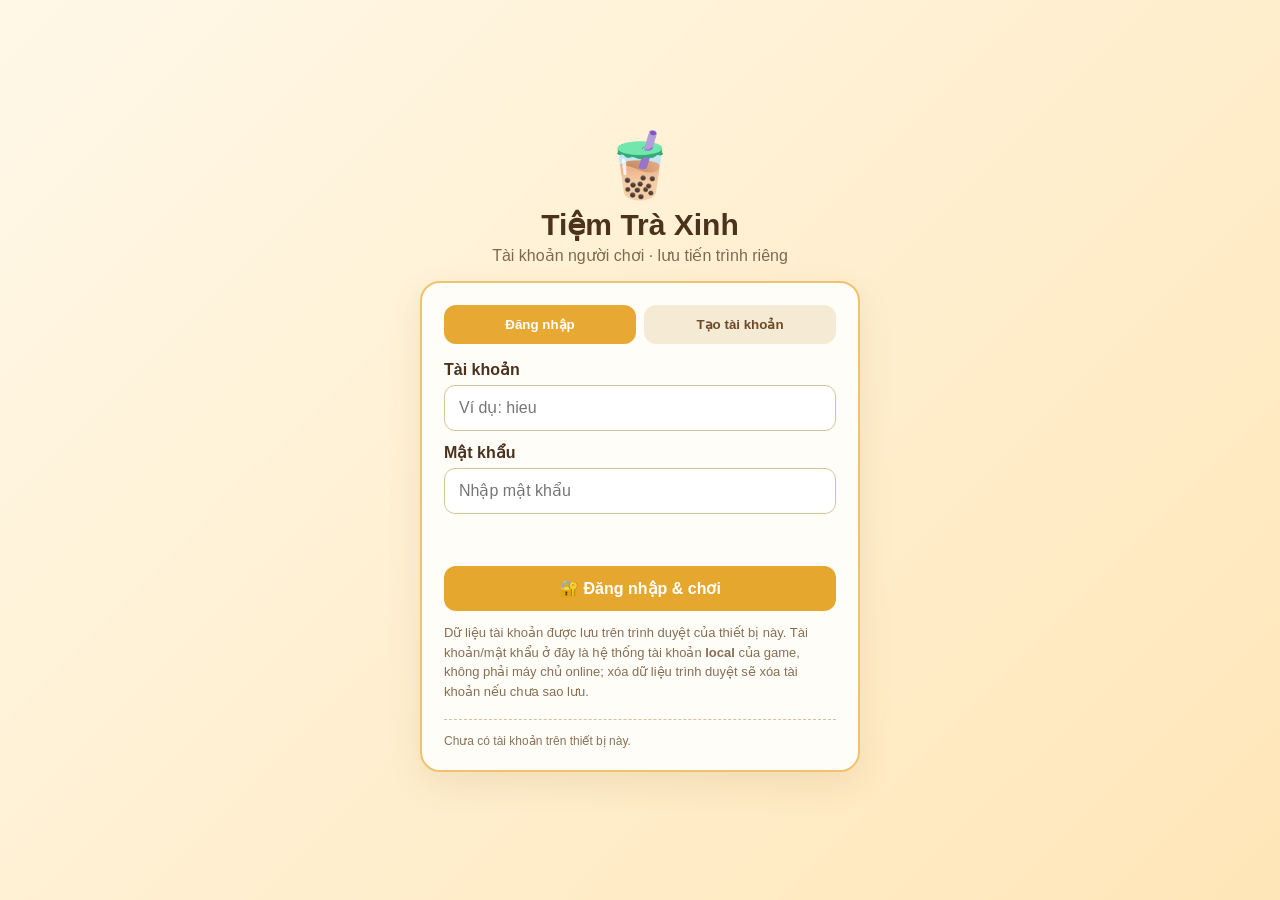
<file: index.html>
<!doctype html>
<html lang="vi">
<head>
<meta charset="utf-8">
<meta name="viewport" content="width=device-width,initial-scale=1,viewport-fit=cover">
<meta name="theme-color" content="#d97951">
<title>Tiệm Trà Xinh</title>
<style>
:root{--bg:#fff7ed;--paper:#fffdf9;--ink:#3e3028;--muted:#90796b;--brand:#d97850;--brand2:#f4b36d;--green:#70a56f;--red:#c95e59;--gold:#e4a52f;--line:#ead9ca;--shadow:0 12px 35px #6e493016}
*{box-sizing:border-box}html,body{margin:0;min-height:100%;background:radial-gradient(circle at 20% 0,#fff1dc,transparent 30%),linear-gradient(#fff8ef,#fffdf9);font-family:system-ui,-apple-system,Segoe UI,sans-serif;color:var(--ink)}
button,input{font:inherit}button{cursor:pointer;border:0;-webkit-user-select:none!important;user-select:none!important;-webkit-touch-callout:none!important;touch-action:manipulation;pointer-events:auto;-webkit-tap-highlight-color:transparent}html,body,#app,button,.pourBtn{-webkit-user-select:none!important;user-select:none!important;-webkit-touch-callout:none!important}button:focus{outline:none}.app{max-width:1120px;margin:auto;padding:10px 14px 35px}.top{position:sticky;top:8px;z-index:20;display:flex;justify-content:space-between;align-items:center;gap:10px;background:#fffdfbf2;backdrop-filter:blur(12px);border:1px solid var(--line);border-radius:20px;padding:10px 13px;box-shadow:var(--shadow)}.logo{font-size:20px;font-weight:1000;white-space:nowrap}.topRight{display:flex;flex-direction:column;align-items:flex-end;gap:5px;min-width:min(420px,55%)}.xpTop{width:min(360px,100%);background:#fff7ed;border:1px solid var(--line);border-radius:10px;padding:4px 7px}.xpTopLabel{display:flex;justify-content:space-between;gap:8px;font-size:10px;color:var(--muted);font-weight:800}.xpTopLabel b{color:var(--ink)}.xpTrack{height:6px;background:#eadfd6;border-radius:99px;overflow:hidden;margin-top:3px}.xpTrack i{display:block;height:100%;width:0;background:linear-gradient(90deg,var(--brand),var(--gold));border-radius:99px;transition:width .25s}.stats{display:flex;gap:6px;flex-wrap:wrap;justify-content:flex-end}.pill{border:1px solid var(--line);background:#fff7ed;border-radius:99px;padding:6px 9px;font-size:12px;font-weight:800}
.scene{height:150px;margin:12px 0;border:1px solid var(--line);border-radius:25px;position:relative;overflow:hidden;background:linear-gradient(#ffe5bd 0 35%,#f3c894 35% 44%,#e5bb87 44%);box-shadow:inset 0 -27px #b9855d}.awning{height:36px;background:repeating-linear-gradient(90deg,var(--brand) 0 42px,#fff0dc 42px 84px)}.sign{cursor:pointer;position:absolute;top:48px;left:5%;transform:none;width:58%;min-width:0;background:#fff;border:3px solid #a86d4b;border-radius:14px;padding:6px 10px;font-weight:1000;box-shadow:0 5px #a86d4b;text-align:center;white-space:nowrap;overflow:hidden;text-overflow:clip;font-size:clamp(10px,1.8vw,20px)}.window{position:absolute;right:9%;bottom:15px;width:180px;height:65px;border:5px solid #9a684a;border-radius:10px;background:#e4f4f2;display:grid;place-items:center}.window b{padding:7px 16px;border-radius:10px;min-width:82px;text-align:center}.window b.open{background:#e7f6ec;color:#3f8a5a;border:2px solid #79b98e}.window b.closed{background:#fff0ee;color:#c84f4a;border:2px solid #e48b85}.plant{position:absolute;left:5%;bottom:7px;font-size:48px}
.screen{display:none}.screen.active{display:block}.grid{display:grid;grid-template-columns:1.12fr .88fr;gap:14px}.card{background:var(--paper);border:1px solid var(--line);border-radius:20px;padding:15px;box-shadow:var(--shadow)}.hero{text-align:center;padding:28px}.hero h1{font-size:43px;margin:3px 0}.muted{color:var(--muted)}.btn{border-radius:13px;padding:11px 15px;font-weight:900}.primary{background:var(--brand);color:white;box-shadow:0 7px 17px #d9785030}.secondary{background:#fff;border:1px solid var(--line)}.danger{background:#fff0ee;color:var(--red);border:1px solid #efcbc6}.gold{background:#fff1c9;color:#7b5b18;border:1px solid #efd18b}.wide{width:100%}.row{display:flex;gap:8px;align-items:center;flex-wrap:wrap}.between{justify-content:space-between}.center{text-align:center}.sectionTitle{position:relative;display:flex;align-items:center;justify-content:space-between;gap:8px;margin-bottom:10px}.sectionTitle h2,.sectionTitle h3{margin:0}.orders{display:grid;grid-template-columns:minmax(0,1fr);gap:9px}.emptyOrder{text-align:center;color:var(--muted);padding:18px}.order{border:1px solid var(--line);background:#fffaf5;border-radius:16px;padding:10px;transition:.2s}.order.selected{outline:3px solid #efb476}.order.done{opacity:.55}.avatar{font-size:38px}.bar{height:7px;background:#eee0d5;border-radius:99px;overflow:hidden}.bar i{display:block;height:100%;background:var(--green);transition:.25s}.bar i.low{background:var(--red)}.tags{display:flex;gap:4px;flex-wrap:wrap;margin:6px 0}.tag{font-size:11px;padding:4px 6px;background:#f4e9df;border-radius:99px}.customerStage{min-height:125px;background:#fff6e9;border:1px dashed #e2c7ae;border-radius:16px;position:relative;display:grid;place-items:center;margin-bottom:10px}.customer{font-size:74px;filter:drop-shadow(0 7px 2px #754b2a22)}.bubble{position:absolute;top:8px;right:5%;max-width:70%;background:white;border:1px solid var(--line);border-radius:13px;padding:7px 10px;font-size:12px;font-weight:800}.bubble:after{content:"";position:absolute;left:22px;bottom:-7px;border-width:7px 7px 0 0;border-style:solid;border-color:#fff transparent transparent}.choices{display:flex;gap:6px;flex-wrap:wrap;margin-top:7px}.choice{background:#fff;border:1px solid var(--line);border-radius:11px;padding:8px 11px}.choice.on{background:#ffe1c7;border-color:#df9c65;font-weight:900}.pourBox{height:200px;border:2px dashed #d9b89b;border-radius:18px;background:linear-gradient(#fffaf4,#f6e1cb);position:relative;display:grid;place-items:end center;overflow:hidden}.cup{width:110px;height:145px;border:5px solid #ad7858;border-top:0;border-radius:0 0 25px 25px;position:relative;overflow:hidden;background:#ffffffaa}.liquid{position:absolute;bottom:0;left:0;right:0;height:0;background:#b97949}.cupBranding{position:absolute;z-index:3;left:8px;right:8px;top:46%;transform:translateY(-50%);display:none;align-items:center;justify-content:center;gap:3px;flex-direction:column;text-align:center;font-weight:1000;font-size:12px;line-height:1.05;pointer-events:none}.cupBranding .brandLogo{font-size:18px}.cupBranding .brandName{font-size:9px;max-width:88px;overflow:hidden;text-overflow:ellipsis;white-space:nowrap}.cupBranding .brandSlogan{font-size:7px;max-width:88px;overflow:hidden;text-overflow:ellipsis;white-space:nowrap}.target{position:absolute;left:0;right:0;bottom:66%;border-top:3px dashed var(--brand);z-index:2}.pourBtn{position:absolute;bottom:12px;z-index:4;border-radius:99px;padding:9px 18px;-webkit-user-select:none;user-select:none;-webkit-touch-callout:none;touch-action:none}.meter{text-align:center;font-size:12px;color:var(--muted);padding:6px}.inventory{display:grid;grid-template-columns:repeat(2,1fr);gap:8px}.ingredientGrid{display:grid;grid-template-columns:repeat(2,1fr);gap:7px;margin-top:8px}.ingredientCard{border:1px solid var(--line);border-radius:12px;padding:8px;background:#fffaf6}.unlockBadge{font-size:10px;padding:3px 6px;border-radius:99px;background:#edf7ea;color:#4d7b4e}.item{display:flex;justify-content:space-between;align-items:center;gap:7px;border:1px solid var(--line);border-radius:13px;padding:9px}.mini{font-size:11px;color:var(--muted)}.snackBox{margin-top:10px;border:1px solid var(--line);border-radius:14px;padding:10px;background:#fffaf6}.snackChoices{display:flex;gap:6px;flex-wrap:wrap}.snackChoice{background:#fff;border:1px solid var(--line);border-radius:11px;padding:8px 10px}.snackChoice.on{background:#ffe1c7;border-color:#df9c65;font-weight:900}.snackTag{background:#fff0dc;color:#7b5537}.snackGrid{display:grid;grid-template-columns:1fr 1fr;gap:7px}.snackItem{border:1px solid var(--line);border-radius:12px;padding:8px;background:#fffaf6}.progress{height:9px;background:#eee0d5;border-radius:99px;overflow:hidden}.progress i{display:block;height:100%;background:var(--brand);transition:.2s}.menuGrid{display:grid;grid-template-columns:repeat(2,1fr);gap:8px}.menuItem{border:1px solid var(--line);border-radius:14px;padding:10px;background:#fffaf6}.locked{filter:grayscale(1);opacity:.55}.tabs{display:flex;gap:7px;margin-bottom:10px}.tab{flex:1;padding:10px;border-radius:12px;background:#f4e9df;font-weight:900}.tab.on{background:#e9b47d}.prepNotice{display:flex;justify-content:space-between;align-items:center;gap:10px;background:#fff6e9;border:1px solid var(--line);border-radius:14px;padding:10px;margin-bottom:12px}.upgrade{border:1px solid var(--line);border-radius:15px;padding:11px;display:flex;justify-content:space-between;gap:10px;align-items:center;margin:7px 0}.quest{display:flex;gap:9px;align-items:center;border:1px solid var(--line);border-radius:14px;padding:10px;margin:7px 0}.quest.done{background:#edf7ea}.bigMoney{font-size:45px;font-weight:1000}.statGrid{display:grid;grid-template-columns:repeat(4,1fr);gap:8px}.statBox{background:#fff6e9;border:1px solid var(--line);border-radius:13px;padding:10px;text-align:center}.statBox b{display:block;font-size:20px}.toast{position:fixed;z-index:99;left:50%;bottom:24px;transform:translateX(-50%);background:#3e3028;color:#fff;border-radius:12px;padding:10px 15px;display:none}.float{position:fixed;z-index:90;pointer-events:none;font-size:25px;animation:float .9s ease-out forwards}@keyframes float{to{transform:translate(var(--x),var(--y)) scale(1.3);opacity:0}}.shake{animation:shake .28s}@keyframes shake{25%{transform:translateX(-4px)}75%{transform:translateX(4px)}}.footer{text-align:center;color:#a18d7d;font-size:12px;padding:20px}.menuEditor{display:grid;grid-template-columns:1fr 1fr;gap:10px}.menuEditItem{display:flex;align-items:center;gap:10px;border:1px solid var(--line);border-radius:15px;padding:10px;background:#fffaf6}.menuEditItem.on{border-color:#d99b69;background:#fff1df;box-shadow:0 0 0 2px #f2c99e55}.menuEditItem.off{opacity:.55}.menuEditItem .assetImg{width:54px;height:54px;flex:0 0 54px}.menuEditInfo{min-width:0;flex:1}.menuEditInfo b{display:block;overflow:hidden;text-overflow:ellipsis}.menuToggle{min-width:72px}.menuSummary{background:#fff6e9;border:1px solid var(--line);border-radius:15px;padding:11px;margin-bottom:12px}.menuEmpty{padding:14px;border:1px dashed var(--line);border-radius:14px;color:var(--muted);text-align:center}@media(max-width:780px){.menuEditor{grid-template-columns:1fr}.menuEditItem{min-height:76px}.menuToggle{min-width:82px}}
@media(max-width:780px){.app{padding:7px}.topRight{min-width:0;flex:1}.xpTop{width:100%}.xpTopLabel{font-size:9px}.grid{grid-template-columns:1fr}.orders{grid-template-columns:1fr}.scene{height:125px}.window{width:125px}.sign{cursor:pointer;left:4%;width:59%;font-size:clamp(9px,2.2vw,14px);padding:6px 6px}.hero h1{font-size:33px}.statGrid{grid-template-columns:repeat(2,1fr)}.menuGrid{grid-template-columns:1fr 1fr}.top{position:relative}.customerStage{min-height:110px}.bubble{max-width:78%}}
<style>
.pourBtn{-webkit-user-select:none!important;user-select:none!important;-webkit-touch-callout:none!important;touch-action:none!important;pointer-events:auto!important;}
.nameModal{position:fixed;inset:0;background:#2f241dcc;display:none;align-items:center;justify-content:center;padding:16px;z-index:9999;overflow:hidden}.nameModal.show{display:flex}.nameModal .modalCard{width:min(460px,100%);max-height:min(88vh,820px);overflow:auto;background:#fffdf9;border:2px solid #ead9ca;border-radius:28px;padding:26px;box-shadow:0 20px 60px #2f241d55;text-align:center}.nameModal h2{margin:0 0 8px}.nameModal p{margin:0 0 16px;color:#90796b}
/* Chuỗi cửa hàng: modal rộng, cuộn riêng, không bị kéo dài vượt màn hình */
#storeModal{align-items:center;justify-content:center;padding:16px;overflow:hidden}
#storeModal .storeModalCard{width:min(900px,calc(100vw - 32px));max-width:900px;max-height:min(90vh,860px);overflow:hidden;display:flex;flex-direction:column;text-align:left;padding:22px}
#storeModal #storeModalTitle{text-align:center;margin:0 0 6px}
#storeModal #storeModalDesc{text-align:center;margin:0 0 12px}
#storeModal #storeChoices{display:grid;grid-template-columns:repeat(2,minmax(0,1fr));gap:12px;overflow-y:auto;overflow-x:hidden;padding:2px 5px 8px;min-height:0;align-content:start}
#storeModal #storeChoices .card{min-width:0;margin:0;padding:16px;border-radius:18px;box-shadow:none}
#storeModal #storeChoices .card h3{font-size:20px}
#storeModal #storeChoices .card .btn{white-space:normal;line-height:1.2}
#storeModal .modalActions{flex:0 0 auto;margin-top:10px}
@media(max-width:700px){#storeModal{padding:10px}#storeModal .storeModalCard{width:calc(100vw - 20px);max-height:92vh;padding:16px;border-radius:22px}#storeModal #storeChoices{grid-template-columns:1fr;gap:9px;padding-left:1px;padding-right:1px}#storeModal #storeChoices .card{padding:13px}#storeModal #storeChoices .card h3{font-size:18px}}
@media(min-width:701px) and (max-height:700px){#storeModal .storeModalCard{max-height:94vh;padding:16px}}
.nameInput{width:100%;font:inherit;font-size:20px;padding:14px 16px;border:2px solid #ead9ca;border-radius:16px;outline:none;text-align:center;background:#fff7ed;color:#3e3028}.nameInput:focus{border-color:#d97850}.modalActions{display:flex;gap:10px;margin-top:14px}.modalActions .btn{flex:1}.shopNameText{font-weight:900} 
.shopStatus{display:grid;place-items:center;font-size:clamp(18px,4vw,34px);font-weight:1000;letter-spacing:.04em}.shopStatus.open{color:#4f8c65}.shopStatus.closed{color:#c45b55}.sign{cursor:pointer;font-size:clamp(9px,1.65vw,18px)}
@media(max-width:780px){.sign{cursor:pointer;font-size:clamp(8px,1.9vw,13px);padding:5px 6px}.shopStatus{font-size:clamp(17px,6vw,27px)}}
.sign{font:inherit;text-align:left;color:inherit;appearance:none;-webkit-appearance:none}

/* ===== V55 DESKTOP + MOBILE SETTINGS MODAL FIX ===== */
.settingsModal{position:fixed;inset:0;z-index:300;display:none;align-items:center;justify-content:center;padding:20px;box-sizing:border-box;background:rgba(30,22,16,.72);backdrop-filter:blur(4px);-webkit-backdrop-filter:blur(4px)}
.settingsModal.show{display:flex!important}
.settingsCard{width:min(920px,100%);max-height:min(88vh,900px);overflow:auto;box-sizing:border-box;background:#fffaf3;border:1px solid #d8c7b6;border-radius:24px;box-shadow:0 24px 70px rgba(0,0,0,.35);padding:0;color:#4b3428;overscroll-behavior:contain}
.settingsHead{position:sticky;top:0;z-index:4;display:flex;align-items:center;justify-content:space-between;gap:12px;padding:16px 20px;background:#fffaf3;border-bottom:1px solid #ead9ca}
.settingsHead h2{margin:0;font-size:24px;line-height:1.2}
.settingsClose{width:42px;height:42px;display:grid;place-items:center;border:1px solid #d8c7b6;border-radius:12px;background:#f5e9dc;color:#4b3428;font-size:22px;font-weight:900;cursor:pointer;flex:0 0 auto}
.settingsBody{padding:0 20px 24px}
body.settings-open{overflow:hidden}
@media(max-width:780px){
 .settingsModal{align-items:flex-start;padding:0;background:rgba(30,22,16,.62)}
 .settingsCard{width:100%;height:100dvh;max-height:none;border:0;border-radius:0;padding:0}
 .settingsHead{padding:12px 14px;padding-top:max(12px,env(safe-area-inset-top));}
 .settingsHead h2{font-size:20px}
 .settingsBody{padding:0 12px calc(24px + env(safe-area-inset-bottom))}
}
/* ===== V59 FULL SETTINGS ===== */
.settingsSectionTitle{font-size:18px;font-weight:1000;margin:18px 2px 8px;color:#4b3428}
.settingsInfoCard{padding:15px 16px;border:2px solid #ead9ca;border-radius:20px;background:#fff7ed;margin-bottom:10px}
.settingsInfoCard b{font-size:18px}.settingsInfoCard .mini{margin-top:5px}
.settingsAction{width:100%;display:flex;align-items:center;gap:14px;text-align:left;padding:15px 16px;border:2px solid #ead9ca;border-radius:18px;background:#fffaf3;color:#4b3428;margin:8px 0;font:inherit;cursor:pointer}
.adminBox{margin:10px 0;padding:14px;border:2px solid #e4b15f;border-radius:18px;background:#fff6dc}.adminBadge{display:inline-block;padding:6px 10px;border-radius:999px;background:#5d3523;color:#ffe7a6;font-weight:1000}.adminRow{display:grid;gap:6px;margin:9px 0}.adminRow>b{font-size:13px}
.settingsAction:active{transform:scale(.99)}
.settingsAction .settingIcon{font-size:30px;width:40px;text-align:center;flex:0 0 40px}
.settingsAction .settingText{min-width:0;flex:1}.settingsAction .settingText b{display:block;font-size:17px}.settingsAction .settingText span{display:block;font-size:13px;color:#8d7465;margin-top:3px}
.settingsAction .settingValue{font-weight:900;color:#8d5b4a;white-space:nowrap}
.settingsAction.good{background:#e6f8ef;border-color:#61b98b}
.settingsAction.warn{background:#fff4e8}
.settingsSelect{width:100%;padding:12px 14px;border:2px solid #ead9ca;border-radius:14px;background:#fff;color:#4b3428;font:inherit;font-weight:800}
.settingsDivider{height:1px;background:#ead9ca;margin:14px 0}
.backupCode{width:100%;min-height:110px;resize:vertical;padding:12px;border:2px solid #ead9ca;border-radius:14px;background:#fff;font:13px monospace;color:#4b3428;box-sizing:border-box}
.settingsDanger{border-color:#e7a1a1!important;background:#fff1f1!important;color:#9d3434!important}
.settingsLinkInput{width:100%;padding:12px;border:2px solid #ead9ca;border-radius:14px;box-sizing:border-box;font:inherit}
.adminEditGrid{display:grid;grid-template-columns:repeat(2,minmax(0,1fr));gap:8px;margin-top:8px}.adminEditGrid label{display:grid;gap:5px;font-size:12px;font-weight:900;color:#6d5142}.adminEditGrid input{width:100%;box-sizing:border-box;padding:10px 11px;border:2px solid #ead9ca;border-radius:12px;background:#fff;color:#4b3428;font:inherit;font-weight:800}@media(max-width:600px){.adminEditGrid{grid-template-columns:1fr}}
@media(max-width:600px){
 .settingsAction{padding:14px 12px}.settingsAction .settingValue{font-size:14px}
 .settingsSectionTitle{font-size:17px}.settingsCard{max-height:calc(100vh - 78px);overflow:auto}
}

body.nightTheme{background:#161b22;color:#f6eee5}
body.nightTheme .card,body.nightTheme .settingsCard,body.nightTheme .settingsInfoCard,body.nightTheme .settingsAction,body.nightTheme .musicBox{background:#242a33;color:#f6eee5;border-color:#4a5565}
body.nightTheme .muted,body.nightTheme .mini,body.nightTheme .settingMain .mini,body.nightTheme .settingsAction .settingText span{color:#cbbcaf}
body.nightTheme .settingsFab,body.nightTheme .settingsClose{background:#242a33;color:#fff;border-color:#4a5565}
body.nightTheme .settingsSelect,body.nightTheme .backupCode,body.nightTheme .settingsLinkInput{background:#1b2028;color:#fff;border-color:#4a5565}

/* V30 image safety: never stretch/crop catalog assets */
.assetImg,.customerImg,.inlineIcon,.menuItem img,.snackChoice img,.choice img{object-fit:contain!important;object-position:center!important;max-width:100%;}
/* Customer files are vertical character cards; show only the top character. */


.scene{background-size:cover!important;background-position:center!important;background-repeat:no-repeat!important;}
.sign img,.top .logo img{object-fit:contain!important;}

/* V44 — mobile-first café UI */
:root{--cocoa:#4a2b1d;--coffee:#5d3523;--cream:#fff8ec;--cream2:#f6ead8;--paper2:#fffdf8;--orange:#b9673b;--orange2:#d88b54;--ink2:#513b2d;--green2:#3f6b54;--nav:#fffdf9}
html,body{background:#f4e6d2!important;color:var(--ink2);font-family:system-ui,-apple-system,BlinkMacSystemFont,"Segoe UI",sans-serif}
body{padding-bottom:82px}.app{max-width:980px;padding:0 0 35px}.settingsFab{display:none!important}
.top.appHeader{position:sticky;top:0;z-index:50;border:0;border-radius:0;background:linear-gradient(180deg,#4a2b1d,#5b3423);color:#fff8ef;padding:13px 16px 11px;box-shadow:0 5px 18px #3b251c30;backdrop-filter:none}
.headLine{display:grid;grid-template-columns:90px 1fr 48px;align-items:center;gap:8px}.headDay{display:flex;flex-direction:column;align-items:flex-start;line-height:1.1}.dayLabel{font-size:17px;font-weight:950;color:#ffd45c}.headClock{font-size:13px;color:#fff4e5;margin-top:5px;font-weight:800}.brandCenter{background:transparent;color:#fff8ef;padding:0;display:flex;flex-direction:column;align-items:center;line-height:1.1}.brandCenter span{font-size:18px;font-weight:1000;letter-spacing:1.6px}.brandCenter small{font-size:9px;color:#d9c2ac;margin-top:5px}.menuFab{width:44px;height:44px;border-radius:50%;background:#76513d;color:#fff;font-size:25px;box-shadow:none}.headStats{display:flex;justify-content:center;gap:7px;flex-wrap:wrap;margin-top:10px}.statPill,.statusPill{display:inline-flex;align-items:center;justify-content:center;border-radius:99px;padding:6px 10px;background:#67402d;border:1px solid #825944;color:#fff7ed;font-size:12px;font-weight:900}.ratingPill{color:#ffe17b}.moneyPill{color:#ffe28b}.levelPill{color:#fff}.statusPill.open{background:#2f6d49;border-color:#57956f}.statusPill.closed{background:#7b3b36;border-color:#a85b55}.xpTop{margin:9px auto 0;max-width:600px;background:#5f3927;border:1px solid #7b513b;padding:5px 8px;border-radius:10px}.xpTopLabel{font-size:10px;color:#f3dfce}.xpTrack{height:6px;background:#3d291f}.xpTrack i{background:linear-gradient(90deg,#f1b54c,#ffe58b)}
.scene{display:none!important}.screen{padding:15px 14px 8px}.screen.active{display:block}.card{background:var(--paper2);border:1px solid #e6d3bd;border-radius:20px;box-shadow:0 7px 20px #68452a12}.hero{padding:22px}.home{display:none!important}
#home{display:none!important}.dayHero{display:flex;align-items:center;justify-content:center;gap:13px;padding:28px 8px 18px;text-align:left}.weatherIcon{font-size:45px}.dayTitle{font-size:29px;font-weight:1000;color:var(--coffee)}.weatherText{font-size:15px;color:#8b735f;margin-top:6px}.prepTip{background:#fffaf2;border:1px solid #e8d3bc;border-radius:18px;padding:13px 16px;text-align:center;font-size:14px;color:#765d4a;margin-bottom:12px}.openRow{position:relative;z-index:12;display:flex;align-items:center;justify-content:space-between;background:#f8ead7;border-radius:20px;padding:11px 14px;margin-bottom:13px}.openRow>div{display:flex;flex-direction:column;color:#7c624f}.openRow b{font-size:14px}.openShopBtn{position:relative;z-index:20;pointer-events:auto!important;touch-action:manipulation!important;background:#a95f38;color:#fff;border-radius:35px;padding:15px 28px;font-weight:1000;font-size:17px;box-shadow:0 5px 0 #7f472d}.menuBoard{padding:15px 15px 12px}.boardHead{display:flex;align-items:center;justify-content:space-between;gap:10px;margin-bottom:7px}.boardHead h2{margin:0;font-size:20px}.expected{background:#e8eee7;color:#536453;border-radius:99px;padding:7px 10px;font-size:12px;font-weight:900;white-space:nowrap}.newMenuGrid{display:grid!important;grid-template-columns:1fr 1fr!important;gap:0 20px!important}.newMenuGrid .menuItem{display:grid;grid-template-columns:28px 1fr auto;align-items:center;gap:5px;background:transparent;border:0;border-bottom:1px dashed #d9c9b7;border-radius:0;padding:9px 2px;box-shadow:none;font-size:13px}.newMenuGrid .menuItem .mini{grid-column:2/-1;font-size:10px}.newMenuGrid .menuItem>b{font-size:13px}.newMenuGrid .menuItem>img{width:24px;height:24px;object-fit:contain}.newMenuGrid .menuItem button{grid-column:1/-1}.moreMenu{text-align:center;color:#8d7662;font-weight:800;font-size:13px;padding:10px}.newQuestList{border-top:0;margin-top:2px}.newQuestList .quest{display:flex;align-items:center;gap:9px;background:transparent;border:0;border-radius:0;padding:8px 0;border-bottom:1px solid #eadccc}.newQuestList .progress{flex:1}.quickGrid{display:grid;grid-template-columns:repeat(4,1fr);gap:9px;margin-top:12px}.quickCard{background:#fffaf3;border:1px solid #e4d2be;border-radius:16px;padding:12px 7px;display:flex;flex-direction:column;align-items:center;gap:4px;color:#614838}.quickCard span{font-size:24px}.quickCard b{font-size:12px}.quickCard small{font-size:9px;color:#927966;text-align:center}.data-sinks{display:none!important}.bottomNav{position:fixed;left:50%;bottom:0;transform:translateX(-50%);z-index:60;width:min(980px,100%);display:grid;grid-template-columns:repeat(7,1fr);background:rgba(255,253,249,.98);border-top:1px solid #e2d3c1;box-shadow:0 -8px 25px #5b3b2817;padding:6px max(5px,env(safe-area-inset-left)) calc(6px + env(safe-area-inset-bottom));backdrop-filter:blur(12px)}.navItem{background:transparent;color:#817568;padding:5px 2px 2px;border-radius:13px;display:flex;flex-direction:column;align-items:center;gap:2px}.navItem span{font-size:22px;line-height:1}.navItem b{font-size:10px}.navItem.active{background:#f3e1c7;color:#6a3c27}.inShop .bottomNav{display:none}
#shop{padding:10px 10px 25px}.sectionTitle{position:relative}.shopDayProgress{position:absolute;left:0;right:0;bottom:-6px;height:4px;background:#eadfd5;border-radius:99px;overflow:hidden}.shopDayProgress i{display:block;height:100%;width:0;background:#d77e4c}.customerStage{min-height:170px;background:#fff7ea;border:1px dashed #dfc4a7}.customerStage .customer{width:160px;height:160px;display:flex;justify-content:center;align-items:center;overflow:visible}.customerStage .customerImg{height:150px;width:150px;object-fit:contain;object-position:center}.customerStage .bubble{margin:0 8px 8px}.orders{margin-top:8px}.order{background:#fffaf4}.grid{grid-template-columns:1fr}.choices{grid-template-columns:repeat(4,1fr)}.snackChoices{grid-template-columns:repeat(3,1fr)}
@media(max-width:680px){.screen{padding:10px 10px 5px}.headLine{grid-template-columns:75px 1fr 44px}.brandCenter span{font-size:16px}.brandCenter small{font-size:8px}.headStats{gap:5px}.statPill,.statusPill{font-size:11px;padding:5px 8px}.dayHero{padding:20px 5px 14px}.dayTitle{font-size:25px}.weatherIcon{font-size:38px}.prepTip{font-size:13px}.openRow{padding:10px}.openShopBtn{font-size:16px;padding:14px 21px}.newMenuGrid{grid-template-columns:1fr!important}.quickGrid{grid-template-columns:repeat(2,1fr)}.bottomNav{grid-template-columns:repeat(7,1fr)}.navItem span{font-size:19px}.navItem b{font-size:8px}.boardHead{align-items:flex-start}.expected{font-size:10px;padding:6px}.customerStage .customerImg{width:140px;height:140px}.choices{grid-template-columns:repeat(3,1fr)}.snackChoices{grid-template-columns:repeat(2,1fr)}}

.eventNotice{display:flex;align-items:center;gap:10px;margin:10px 0;padding:8px 10px;border:1px solid var(--line);border-radius:14px;background:#fff7ed;font-size:12px;font-weight:800}.eventNotice img{width:42px;height:42px;object-fit:contain;border-radius:10px}

/* V70 — cân lại khu vực đầu trang, không thay đổi chức năng */
.cardGameEntry{margin:12px 0 0}.cardGameEntry .btn{font-size:13px;padding:10px 12px}
.top.appHeader{padding:9px 14px 8px;box-shadow:0 4px 15px #3b251c28}
.headLine{grid-template-columns:74px minmax(0,1fr) 42px;gap:7px;min-height:46px}
.headDay{min-width:0}
.dayLabel{font-size:15px;white-space:nowrap}
.headClock{font-size:11px;margin-top:3px}
.brandCenter{min-width:0;width:100%;overflow:hidden}
.brandCenter span{display:block;max-width:100%;overflow:hidden;text-overflow:ellipsis;white-space:nowrap;font-size:16px;letter-spacing:1.1px}
.brandCenter small{font-size:8px;margin-top:3px;white-space:nowrap}
.menuFab{width:40px;height:40px;font-size:22px}
.headStats{display:flex;justify-content:center;align-items:center;gap:5px;flex-wrap:nowrap;overflow-x:auto;overflow-y:hidden;margin-top:6px;padding:0 1px;scrollbar-width:none}
.headStats::-webkit-scrollbar{display:none}
.statPill,.statusPill{flex:0 0 auto;padding:4px 7px;font-size:10px;line-height:1.1;min-height:25px}
.storeTopBtn{flex:0 0 auto;padding:6px 8px;font-size:10px;line-height:1.1}
.xpTop{margin:6px auto 0;padding:4px 7px;border-radius:9px}
.xpTopLabel{font-size:9px}
.xpTrack{height:5px}
.storeTopBtn{border:1px solid rgba(255,255,255,.25);background:#6f442f;color:#fff;border-radius:999px;font-weight:800;cursor:pointer;white-space:nowrap}.storeTopBtn:active{transform:scale(.98)}
@media(max-width:680px){
  .app{width:100%;overflow-x:hidden}
  .top.appHeader{padding:8px 10px 7px}
  .headLine{grid-template-columns:66px minmax(0,1fr) 40px;gap:6px;min-height:44px}
  .dayLabel{font-size:14px}
  .headClock{font-size:10px}
  .brandCenter span{font-size:15px;letter-spacing:1px}
  .brandCenter small{font-size:7px;margin-top:2px}
  .menuFab{width:38px;height:38px;font-size:21px}
  .headStats{justify-content:flex-start;gap:4px;margin-top:5px}
  .statPill,.statusPill{padding:4px 6px;font-size:9px;min-height:23px}
  .storeTopBtn{padding:5px 7px;font-size:9px}
  .xpTop{margin-top:5px;padding:4px 6px}
  .xpTopLabel{font-size:8px}
  .xpTrack{height:4px}
  .screen{padding:8px 10px 6px}
  .dayHero{padding:13px 4px 9px;gap:10px}
  .weatherIcon{font-size:32px}
  .dayTitle{font-size:22px}
  .weatherText{font-size:12px;margin-top:3px}
  .prepTip{padding:10px 12px;font-size:12px;margin-bottom:8px;border-radius:15px}
  .openRow{border-radius:16px;padding:8px 10px;margin-bottom:10px}
  .openShopBtn{font-size:14px;padding:12px 18px;box-shadow:0 4px 0 #7f472d}
  .menuBoard{padding:11px}
  .boardHead h2{font-size:18px}
  .expected{font-size:9px;padding:5px 7px}
  .quickGrid{gap:7px;margin-top:9px}
  .quickCard{padding:9px 5px}
  .bottomNav{padding-top:5px}
}
@media(max-width:370px){
  .headLine{grid-template-columns:61px minmax(0,1fr) 38px;gap:5px}
  .brandCenter span{font-size:14px}
  .statPill,.statusPill{font-size:8px;padding:4px 5px}
  .storeTopBtn{font-size:8px;padding:5px 6px}
}

/* V82 — Chuỗi cửa hàng: luôn đóng được */
#storeModal .modalActions{position:sticky;bottom:0;background:rgba(255,255,255,.96);padding-top:10px;z-index:5}
#storeModal .modalActions .btn{min-height:48px;font-weight:800}
</style><style>
.assetImg{width:64px;height:64px;object-fit:contain;object-position:center;display:block;vertical-align:middle;border-radius:10px;filter:drop-shadow(0 4px 3px rgba(80,50,30,.15))}.menuItem .assetImg{width:64px;height:64px;float:none;margin:0;pointer-events:none}.snackChoice .assetImg,.choice .assetImg{width:42px;height:42px;object-fit:contain;object-position:center;vertical-align:middle}.customerImg{width:112px;height:112px;object-fit:contain;object-position:center;display:block;filter:drop-shadow(0 7px 3px rgba(80,50,30,.15))}.scene{background-image:linear-gradient(#ffe5bd88,#f3c89488),url("assets/backgrounds/bg_quaytra.png");background-size:cover;background-position:center}.scene .awning{opacity:.25}.scene .plant{opacity:0}
.inlineIcon{width:30px;height:30px;object-fit:contain;object-position:center;vertical-align:middle;display:inline-block;margin:0 3px}.logo .inlineIcon{width:34px;height:34px}.pill .inlineIcon{width:22px;height:22px}.tag .inlineIcon{width:20px;height:20px}.upgrade .inlineIcon{width:34px;height:34px}</style><style> .customerImg,.order .assetImg{object-fit:contain!important;object-position:center!important;} .customerStage .customer{overflow:visible!important;} </style><!-- Tiệm Trà Xinh V69 favicon -->
<link rel="icon" type="image/png" sizes="16x16" href="assets/icons/favicon-16.png?v=69">
<link rel="icon" type="image/png" sizes="32x32" href="assets/icons/favicon-32.png?v=69">
<link rel="icon" type="image/png" sizes="48x48" href="assets/icons/favicon-48.png?v=69">
<link rel="icon" type="image/png" sizes="96x96" href="assets/icons/favicon-96.png?v=69">
<link rel="icon" type="image/png" sizes="144x144" href="assets/icons/favicon-144.png?v=69">
<link rel="icon" type="image/png" sizes="180x180" href="assets/icons/favicon-180.png?v=69">
<link rel="icon" type="image/png" sizes="192x192" href="assets/icons/favicon-192.png?v=69">
<link rel="icon" type="image/png" sizes="512x512" href="assets/icons/favicon-512.png?v=69">
<link rel="shortcut icon" href="assets/icons/favicon-32.png?v=69">
<link rel="apple-touch-icon" sizes="180x180" href="assets/icons/favicon-180.png?v=69">
<link rel="manifest" href="assets/icons/site.webmanifest?v=69">
<meta name="theme-color" content="#5a3020">
<style id="v56-square-avatar-fix">
.customerStage .customer{width:156px!important;height:156px!important;display:flex!important;align-items:center!important;justify-content:center!important;overflow:visible!important;}
.customerStage .customerImg{width:150px!important;height:150px!important;aspect-ratio:1/1!important;object-fit:contain!important;object-position:center!important;display:block!important;overflow:visible!important;}
.order .avatar{width:64px!important;height:64px!important;min-width:64px!important;display:flex!important;align-items:center!important;justify-content:center!important;overflow:visible!important;}
.order .avatar .assetImg{width:64px!important;height:64px!important;aspect-ratio:1/1!important;object-fit:contain!important;object-position:center!important;}
@media(max-width:680px){.customerStage .customer{width:148px!important;height:148px!important}.customerStage .customerImg{width:142px!important;height:142px!important}.order .avatar,.order .avatar .assetImg{width:60px!important;height:60px!important;min-width:60px!important}}
</style></head>
<body>
<div class="app"><button class="settingsFab" type="button" onclick="openSettings()" aria-label="Cài đặt" title="Cài đặt">⚙️</button>
<header class="top appHeader">
 <div class="headLine">
  <div class="headDay"><span class="dayLabel" id="day">Ngày 1</span><span class="headClock" id="headerClock">07:00</span></div>
  <button class="brandCenter" type="button" onclick="openRenameModal()" title="Đổi tên quán"><span id="signShopName">TIỆM TRÀ XINH</span><small>🏪 chạm để đổi tên</small></button>
  <button class="menuFab" type="button" onclick="openSettings()" aria-label="Mở menu">☰</button>
 </div>
 <div class="headStats">
  <span class="statPill moneyPill">💰 <b id="cash">500k</b></span>
  <span class="statPill ratingPill">⭐ <b id="rating">0.0</b></span>
  <span class="statPill levelPill">🏆 Lv.<b id="level">1</b></span>
  <span id="signStatus" class="statusPill closed">CLOSE</span><button class="storeTopBtn" type="button" title="Chuỗi cửa hàng" onclick="forceOpenStoreChooser()" onpointerup="forceOpenStoreChooser()">🏪 Quán</button><button class="storeTopBtn" type="button" title="Đăng xuất tài khoản" onclick="logoutAccount()">🚪 Thoát</button>
 </div>
 <div class="xpTop"><div class="xpTopLabel"><span>✨ Kinh nghiệm</span><b id="xpText">0 / 100 XP</b></div><div class="xpTrack"><i id="xpTopBar"></i></div></div>
</header>

<section id="home" class="screen">
 <div class="card hero"><div style="font-size:70px">🧋</div><h1 id="homeShopName">Tiệm Trà Xinh</h1><p class="muted">Quản lý • Pha chế • Mở rộng • Trở thành chủ tiệm</p>
 <div class="row center" style="justify-content:center"><button class="btn primary" onclick="newGame()">Chơi mới</button><button class="btn secondary" onclick="continueGame()">Tiếp tục</button></div>
 <p class="mini">Tiến trình được lưu tự động trên thiết bị này.</p></div>
 <div class="grid" style="margin-top:14px"><div class="card"><div class="sectionTitle"><h3>🎯 Mục tiêu</h3></div><p>Phục vụ chính xác, kiếm lời, mở khóa menu và nâng cấp tiệm.</p><div class="progress"><i id="xpHome" style="width:0%"></i></div><p class="mini">Kinh nghiệm tích lũy để lên cấp.</p></div>
 <div class="card"><h3>📖 Luật chơi</h3><p>Đầu ngày nhập hàng → mở cửa → nhận đơn → pha đúng → tổng kết → nâng cấp.</p><button class="btn danger" onclick="wipe()">Xóa toàn bộ dữ liệu</button></div></div>
</section>

<section id="prep" class="screen active">
 <div class="dayHero">
  <div class="weatherIcon">☀️</div>
  <div><div class="dayTitle">Thứ 2 · Ngày <span id="prepDay">1</span></div><div class="weatherText">Trời đẹp, một ngày bình thường.</div></div>
 </div>
 <div class="prepTip">📦 <b>Nhập nguyên liệu ở tab Kho/Nâng cấp</b> trước khi mở cửa nhé.</div>
 <div class="openRow"><div><span class="mini">Giờ mở cửa</span><b>07:00</b></div><button type="button" id="openShopBtn" class="openShopBtn" onclick="openShop();return false;">🔓 Mở cửa</button></div>
 <div class="menuBoard card">
  <div class="boardHead"><h2>🧾 Menu hôm nay</h2><span class="expected">👥 ~120 khách dự kiến</span></div>
  <div id="menu" class="menuGrid newMenuGrid"></div>
  <div class="moreMenu">+ nhiều món khác trong kho</div>
  <div id="dailyQuest" class="newQuestList"></div>
 </div>
 <div class="quickGrid">
  <button class="quickCard" onclick="show('manage');manageTab('up')"><span>📦</span><b>Kho & Nâng cấp</b><small>Nhập hàng · mở khóa</small></button><button class="quickCard storeChainQuick" type="button" onclick="forceOpenStoreChooser()" onpointerup="forceOpenStoreChooser()"><span>🏪</span><b>Chuỗi cửa hàng</b><small>Mở quán · đổi quán</small></button>
  <button class="quickCard" onclick="openReviews()"><span>⭐</span><b>Đánh giá</b><small id="prepReviewCount">Chưa có</small></button>
  <button class="quickCard" onclick="show('manage');manageTab('staff')"><span>👥</span><b>Nhân viên</b><small>Thuê & trả lương</small></button>
  <button class="quickCard" onclick="show('manage');manageTab('menu')"><span>📋</span><b>Sửa menu</b><small>Món đang bán</small></button>
 </div>
 <div class="data-sinks" aria-hidden="true">
  <div id="inventory"></div><div id="ingredientInventory"></div><div id="snackInventory"></div>
 </div>
</section>

<section id="cardgame" class="screen">
  <div class="card">
    <div class="sectionTitle">
      <div>
        <h2>🃏 Sâm Lốc — Chơi vui trong game</h2><div class="eventNotice"><img src="assets/npc/cong_an.png" alt="Công an" draggable="false"><span>🚓 Công an có thể kiểm tra ngẫu nhiên nếu chủ quán đang đánh bài.</span></div>
        <div class="mini">Tiền cược chỉ là tiền ảo của trò chơi, không đổi ra tiền thật.</div>
      </div>
      <span class="tag">Giải trí</span>
    </div>

    <div class="gambleWarning">
      ⚠️ <b>Cảnh báo trước khi chơi</b>
      <p>Đây là trò chơi mô phỏng bằng <b>tiền ảo</b>. Không nạp, rút hoặc quy đổi tiền thật. 
      Trong game, việc chơi ăn tiền có thể bị cơ chế <b>công an kiểm tra</b>; nếu bị bắt, tiền ảo sẽ bị tịch thu và tiến trình sẽ bị đưa về trạng thái bắt đầu lại với <b>1tr</b>.</p>
    </div>

    <div class="gameMoney">
      <span>💰 Tiền hiện có</span><b id="cardGameCash">0k</b>
    </div>

    <div class="samlokPanel">
      <div class="mini">Mức cược</div>
      <div class="betRow">
        <button class="btn secondary" onclick="setCardBet(20)">20k</button>
        <button class="btn secondary" onclick="setCardBet(50)">50k</button>
        <button class="btn secondary" onclick="setCardBet(100)">100k</button>
        <button class="btn secondary" onclick="setCardBet(200)">200k</button>
      </div>
      <div class="selectedBet">Cược: <b id="cardBet">20k</b></div>

      <div class="samlokHand" id="samlokHand">🂠 Chưa chia bài</div>
      <div class="gameResult" id="cardGameResult">Chọn mức cược rồi bắt đầu.</div>

      <div class="betRow">
        <button class="btn gold wide" onclick="playSamLoc()">🃏 Đánh Sâm Lốc</button>
      </div>
      <div class="mini">Kết quả được mô phỏng ngẫu nhiên; đây là tính năng giải trí trong game.</div>
    </div>
  </div>
</section>
<section id="reviews" class="screen">
 <div class="card">
  <div class="sectionTitle">
   <div><h2>⭐ Đánh giá khách hàng</h2><div class="mini">Khách có thể khen, góp ý hoặc chê tùy trải nghiệm thực tế.</div></div>
   <span class="tag" id="reviewSummary">0 đánh giá</span>
  </div>
  <div class="ratingHero">
   <div class="ratingBig"><b id="reviewAvg">0.0</b><span>⭐ / 5</span></div>
   <div class="ratingStars" id="reviewStars">☆☆☆☆☆</div>
   <div class="mini">Điểm đánh giá ảnh hưởng đến lượng khách và điều kiện mở bán online.</div>
  </div>
  <div id="reviewList" class="reviewList"></div>
  <div id="reviewEmpty" class="emptyState">Chưa có đánh giá. Hãy mở cửa và phục vụ khách để nhận phản hồi.</div>
  <button class="btn secondary wide" onclick="show('prep')">← Về chuẩn bị</button>
 </div>
</section>

<section id="shop" class="screen">
 <div class="card"><div class="sectionTitle"><h2>🕐 Quầy pha chế</h2><span class="tag" id="clock">07:00</span><div class="shopDayProgress"><i id="shopDayProgress"></i></div></div><div id="customerStage" class="customerStage"></div><div id="orders" class="orders"></div></div>
 <div class="grid" style="margin-top:14px"><div class="card"><h3>🧋 Pha đơn hàng</h3><div id="selected"></div>
  <div><b>1. Chọn cỡ ly</b><div id="sizes" class="choices"></div></div>
  <div style="margin-top:10px"><b>2. Chọn nước</b><div id="teas" class="choices"></div></div>
  <div style="margin-top:10px"><b>3. Rót nước</b><div class="pourBox"><div class="cup"><div id="liquid" class="liquid"></div><div id="cupBranding" class="cupBranding" aria-hidden="true"></div><div class="target"></div></div><button id="pourBtn" class="primary pourBtn">GIỮ ĐỂ RÓT</button></div><div id="meter" class="meter">Mục tiêu: 66%</div></div>
  <div style="margin-top:8px"><b>4. Topping</b><div id="toppings" class="choices"></div></div>
  <div style="margin-top:8px"><b>5. Đường</b><div id="sweet" class="choices"></div></div>
  <div style="margin-top:8px"><b>6. Đá</b><div id="ice" class="choices"></div></div>
  <div class="snackBox"><b>🍢 7. Đồ ăn vặt</b><div id="snacks" class="snackChoices"></div><div id="snackHint" class="mini" style="margin-top:5px"></div></div>
  <div class="row" style="margin-top:12px"><button class="btn primary" onclick="serve()">🧢 Dán nắp & giao</button><button class="btn secondary" onclick="resetCup()">Đổ ly</button></div>
 </div>
 <div class="card"><h3>📦 Kho</h3><div id="stock"></div><hr><h3>📊 Ca làm</h3><div class="statGrid"><div class="statBox"><b id="served">0</b>Đúng</div><div class="statBox"><b id="wrong">0</b>Sai</div><div class="statBox"><b id="left">0</b>Bỏ đi</div><div class="statBox"><b id="todayEarn">0k</b>Thu</div></div><hr><button class="btn danger wide" onclick="closeShopEarly()">Đóng cửa sớm</button></div></div>
</section>

<section id="summary" class="screen"><div class="card hero"><h2>🌙 Tổng kết ngày <span id="sumDay">1</span></h2><div class="bigMoney" id="profit">+0k</div><p id="sumLine" class="muted"></p><div id="summaryStats" class="statGrid"></div><div style="height:12px"></div><button class="btn gold" onclick="claimDaily()">🎁 Nhận thưởng ngày</button> <button class="btn primary" onclick="nextDay()">Ngày tiếp theo →</button></div>
 <div class="grid" style="margin-top:14px"><div class="card"><h3>📈 Sổ sách</h3><div id="ledger"></div></div><div class="card"><h3>🏆 Thành tựu</h3><div id="achievements"></div></div></div>
</section>

<section id="manage" class="screen">
 <div class="card">
  <div class="tabs" style="overflow-x:auto"><button id="tabUp" class="tab on" onclick="manageTab('up')">🛠️ Nâng cấp</button><button id="tabMenu" class="tab" onclick="manageTab('menu')">📋 Sửa menu</button><button id="tabStaff" class="tab" onclick="manageTab('staff')">👨‍🍳 Nhân viên</button><button id="tabOnline" class="tab" onclick="manageTab('online')">🚚 Online</button><button id="tabQuest" class="tab" onclick="manageTab('quest')">🎯 Nhiệm vụ</button></div>
  <div id="manageBody"></div>
  <button class="btn secondary" onclick="show('prep')">← Về chuẩn bị</button>
 </div>
</section>

<section id="gameover" class="screen"><div class="card hero"><div style="font-size:70px">🏆</div><h1>Tiệm đã thành công!</h1><p id="endText"></p><button class="btn primary" onclick="newGame()">Chơi lại từ đầu</button></div></section>
<nav class="bottomNav" aria-label="Điều hướng chính">
 <button class="navItem active" onclick="show('prep')"><span>🏪</span><b>Tiệm</b></button>
 <button class="navItem" onclick="show('manage');manageTab('up')"><span>📦</span><b>Kho</b></button>
 <button class="navItem" onclick="show('manage');manageTab('staff')"><span>👥</span><b>NV</b></button>
 <button class="navItem" onclick="openReviews()"><span>⭐</span><b>Khách</b></button>
 <button class="navItem" onclick="show('manage');manageTab('up')"><span>🔧</span><b>Shop</b></button>
 <button class="navItem" onclick="openCardGame()"><span>🎲</span><b>Giải trí</b></button>
 <button class="navItem" onclick="showBusinessBooks()"><span>📊</span><b>Sổ sách</b></button>
</nav>
<div class="footer">Tiệm Trà Xinh — game HTML5 độc lập</div>
</div>
<div id="toast" class="toast"></div>

<div id="settingsModal" class="settingsModal" role="dialog" aria-modal="true" aria-labelledby="settingsTitle">
 <div class="settingsCard">
  <div class="settingsHead">
   <h2 id="settingsTitle">⚙️ Cài đặt</h2>
   <button class="settingsClose" type="button" onclick="closeSettings()" aria-label="Đóng">✕</button>
  </div>

  <div class="settingsInfoCard">
   <b>⚙️ Cài đặt Tiệm Trà Xinh</b>
   <div class="mini">Tùy chỉnh trải nghiệm chơi, âm thanh, nhạc nền, giao diện và dữ liệu trò chơi.</div>
  </div>

  <div class="settingsSectionTitle">📖 Trợ giúp & thông tin</div>
  <button class="settingsAction" type="button" onclick="showGuide()">
   <span class="settingIcon">📖</span><span class="settingText"><b>Hướng dẫn</b><span>Hướng dẫn cách chơi từ đầu đến mở rộng quán</span></span><span class="settingValue">Xem</span>
  </button>
  <button class="settingsAction" type="button" onclick="showWhatsNew()">
   <span class="settingIcon">🎁</span><span class="settingText"><b>Có gì mới</b><span>Thông tin cập nhật phiên bản hiện tại</span></span><span class="settingValue">V69</span>
  </button>
  <button class="settingsAction good" type="button" onclick="location.href=location.pathname+'?v='+Date.now()">
   <span class="settingIcon">🔄</span><span class="settingText"><b>Cập nhật bản mới</b><span>Tải lại web để nhận phiên bản mới nhất</span></span><span class="settingValue">Tải lại</span>
  </button>
  <button class="settingsAction" type="button" onclick="openFacebookSettings()">
   <span class="settingIcon">📘</span><span class="settingText"><b>Facebook Admin</b><span>Mở trang Facebook chính thức của Admin</span></span><span class="settingValue" id="facebookSettingValue">Mở</span>
  </button>
  <button class="settingsAction" type="button" onclick="toggleGuideMode()">
   <span class="settingIcon">📖</span><span class="settingText"><b>Chỉ dẫn từng bước</b><span>Hiển thị gợi ý khi bắt đầu các phần chơi</span></span><span class="settingValue" id="guideModeValue">Tự động</span>
  </button>

  <div class="settingsSectionTitle">🎮 Trải nghiệm</div>
  <div class="settingRow">
   <div class="settingMain"><b>⏱️ Thời gian bán mỗi ngày</b><div class="mini">Chọn tốc độ thời gian hiển thị trong ngày.</div></div>
   <select id="dayTimeSetting" class="settingsSelect" style="max-width:150px" onchange="setDayTime(this.value)">
    <option value="10" selected>10 phút</option>
   </select>
  </div>
  <div class="settingRow">
   <div class="settingMain"><b>🎨 Màu giao diện</b><div class="mini">Đổi giữa giao diện kem sữa và đêm chill.</div></div>
   <select id="themeSetting" class="settingsSelect" style="max-width:150px" onchange="setTheme(this.value)">
    <option value="cream">Kem sữa</option><option value="night">Đêm chill</option>
   </select>
  </div>
  <div class="settingRow">
   <div class="settingMain"><b>🌙 Nhạc Lo-Fi Quán Cafe</b><div class="mini">Nhạc nền nhẹ nhàng khi quản lý quán.</div></div>
   <button id="musicToggle" class="settingToggle on" type="button" onclick="toggleMusicSetting()">Bật</button>
  </div>
  <div class="musicBox">
   <div class="musicTitle">🎧 Nhạc chill của bạn</div>
   <div class="mini" style="margin-top:5px">Nhạc Admin được nạp sẵn từ thư mục <b>music/</b>. Bạn cũng có thể thêm MP3, M4A, WAV hoặc OGG; nhạc tự thêm chỉ lưu trên thiết bị bằng IndexedDB.</div>
   <input id="musicFileInput" class="musicFile" type="file" accept="audio/*" multiple onchange="addMusicFiles(this.files)">
   <div class="musicControls">
    <button class="btn primary" type="button" onclick="document.getElementById('musicFileInput').click()">➕ Thêm nhạc</button>
    <button class="btn secondary" type="button" onclick="musicPrev()">⏮️</button>
    <button class="btn secondary" type="button" id="musicPlayBtn" onclick="toggleMusic()">▶️ Phát</button>
    <button class="btn secondary" type="button" onclick="musicNext()">⏭️</button>
   </div>
   <div style="margin-top:10px"><div class="mini" id="musicNow">Chưa có bài nhạc</div><input id="musicVolume" class="musicRange" type="range" min="0" max="1" step="0.01" value="0.35" oninput="setMusicVolume(this.value)"></div>
   <div id="musicList" class="musicList"></div>
  </div>
  <div class="settingRow">
   <div class="settingMain"><b>🔊 Âm thanh (rót, múc...)</b><div class="mini">Bật/tắt âm thanh hiệu ứng trong game.</div></div>
   <button id="sfxToggle" class="settingToggle on" type="button" onclick="toggleSfxSetting()">Bật</button>
  </div>

  <div class="settingsSectionTitle">👤 Người chơi & Admin</div>
  <div class="settingsInfoCard">
   <b>👤 Người chơi riêng</b>
   <div class="mini">Mỗi người chơi có một kho save riêng trên thiết bị này.</div>
   <div class="row" style="margin-top:8px"><span class="tag">Mã: <b id="playerIdValue"></b></span><span class="tag" id="playerNameValue"></span></div>
   <div class="row" style="margin-top:8px"><button class="btn secondary" type="button" onclick="changePlayerProfile()">👤 Đổi người chơi</button><button class="btn gold" type="button" onclick="makeRecoveryCode()">🔐 Tạo mã khôi phục</button><button class="btn danger" type="button" onclick="logoutAccount()">🚪 Đăng xuất</button></div>
  </div>
  <div id="adminPanel"></div>

  <div class="settingsSectionTitle">💾 Dữ liệu trò chơi</div>
  <button class="settingsAction" type="button" onclick="save();toast('💾 Đã lưu tiến trình')">
   <span class="settingIcon">💾</span><span class="settingText"><b>Sao lưu tiến trình</b><span>Lưu ngay tiến trình hiện tại trên thiết bị</span></span><span class="settingValue">Lưu</span>
  </button>
  <button class="settingsAction" type="button" onclick="restoreAutoSave()">
   <span class="settingIcon">📅</span><span class="settingText"><b>Khôi phục bản tự lưu</b><span>Game tự lưu sau các thao tác quan trọng</span></span><span class="settingValue">Khôi phục</span>
  </button>
  <button class="settingsAction" type="button" onclick="exportBackup()">
   <span class="settingIcon">📦</span><span class="settingText"><b>Xuất bản sao lưu</b><span>Tải file JSON để cất giữ hoặc chuyển máy</span></span><span class="settingValue">Xuất</span>
  </button>
  <button class="settingsAction" type="button" onclick="document.getElementById('backupFile').click()">
   <span class="settingIcon">📥</span><span class="settingText"><b>Khôi phục từ file</b><span>Nhập lại bản sao lưu JSON đã xuất</span></span><span class="settingValue">Nhập</span>
  </button>
  <input id="backupFile" type="file" accept=".json,application/json" style="display:none" onchange="importBackup(this.files[0])">
  <button class="settingsAction" type="button" onclick="restoreCodeDialog()">
   <span class="settingIcon">🔑</span><span class="settingText"><b>Khôi phục từ mã</b><span>Dán mã sao lưu để phục hồi tiến trình</span></span><span class="settingValue">Nhập mã</span>
  </button>

  <button id="adminResetSettingsBtn" class="settingsAction" type="button" onclick="resetSettingsOnly()" style="display:none">
   <span class="settingIcon">♻️</span><span class="settingText"><b>Đặt lại cài đặt · ADMIN</b><span>Chỉ Admin được phép đưa giao diện, âm thanh, nhạc, chỉ dẫn và liên kết Facebook về mặc định.</span></span><span class="settingValue">Đặt lại</span>
  </button>

  <div class="settingsSectionTitle">⚠️ Quản lý dữ liệu</div>
  <button class="settingsAction settingsDanger" type="button" onclick="confirmDeleteAll()">
   <span class="settingIcon">🗑️</span><span class="settingText"><b>Xóa toàn bộ dữ liệu</b><span>Xóa tiến trình, tiền, nâng cấp và lịch sử trên thiết bị</span></span><span class="settingValue">Xóa</span>
  </button>

  <div class="settingsDivider"></div>
  <div class="mini" style="text-align:center">Tiệm Trà Xinh V69 · HTML5 · Dữ liệu trò chơi lưu trên thiết bị</div>
  <button class="btn secondary wide" style="margin-top:12px" type="button" onclick="closeSettings()">Đóng cài đặt</button>
 </div>
</div>
<div id="storeModal" class="nameModal" role="dialog" aria-modal="true" aria-labelledby="storeModalTitle" style="z-index:12000">
 <div class="modalCard" style="max-width:760px">
  <div style="font-size:56px">🏪</div>
  <h2 id="storeModalTitle">Chọn quán để kinh doanh</h2>
  <p id="storeModalDesc" class="muted">Lần đầu chơi, bạn chọn cửa hàng để bắt đầu. Các cửa hàng khác sẽ mở dần khi đủ cấp và đủ vốn.</p>
  <div id="storeRequirement"></div>
  <div id="storeChoices" class="grid" style="margin-top:12px"></div>
  <div class="modalActions"><button class="btn secondary" type="button" onclick="closeStoreChooser()" aria-label="Đóng chuỗi cửa hàng">✕ Đóng</button></div>
 </div>
</div>
<div id="recoveryCodeModal" class="nameModal" role="dialog" aria-modal="true" aria-labelledby="recoveryCodeTitle">
 <div class="modalCard" style="max-width:760px">
  <div style="font-size:54px">🔐</div><h2 id="recoveryCodeTitle">Mã khôi phục tiến trình</h2>
  <p class="muted">Cất mã này ở nơi an toàn. Sau khi xóa dữ liệu, bạn vẫn có thể dùng mã để khôi phục tiến trình.</p>
  <textarea id="recoveryCodeText" class="backupCode" style="min-height:180px;width:100%;font-size:12px;line-height:1.4" readonly></textarea>
  <div class="modalActions"><button class="btn secondary" type="button" onclick="closeRecoveryCode()">Đóng</button><button class="btn primary" type="button" onclick="copyRecoveryCode()">📋 Sao chép mã</button></div>
 </div>
</div>
<div id="nameModal" class="nameModal" role="dialog" aria-modal="true" aria-labelledby="nameTitle">
 <div class="modalCard">
  <div style="font-size:64px">🧋</div>
  <h2 id="nameTitle">Đổi tên quán</h2>
  <p id="nameDesc">Tên quán mặc định là <b>Tiệm Trà Xinh</b>. Đổi tên trên bảng hiệu sẽ mất <b>50k</b>.</p>
  <input id="shopNameInput" class="nameInput" maxlength="24" autocomplete="off" placeholder="Ví dụ: Tiệm Trà Nhà Hiếu">
  <div class="modalActions"><button class="btn secondary" onclick="closeNameModal()">Hủy</button><button class="btn primary" onclick="confirmShopName()">Đổi tên · 50k</button></div>
 </div>
</div>

<script>

/* V48 — direct individual PNG assets. No sprite atlas or catalog cropping. */
function escapeAttr(v){return String(v??"").replace(/&/g,"&amp;").replace(/"/g,"&quot;").replace(/</g,"&lt;").replace(/>/g,"&gt;");}
function imgIcon(src,alt=""){return src?`<img class="inlineIcon" src="${src}" alt="${escapeAttr(alt)}" draggable="false">`:""}
const ICONS={"🥤":"assets/drinks/trasua.png","🧋":"assets/drinks/trasua.png","🍵":"assets/drinks/matcha.png","🫖":"assets/drinks/olong.png","🍑":"assets/drinks/tradao.png","🍋":"assets/drinks/traxanh.png","🍊":"assets/drinks/travai.png","🍓":"assets/drinks/trathai.png","🍫":"assets/drinks/socola.png","🥭":"assets/drinks/traxanh.png","🍠":"assets/drinks/trasuakhoaimon.png","🍯":"assets/syrups/siro_dau.png","🥛":"assets/ingredients/suatuoi.png","☕":"assets/drinks/trasuaduongden.png","🥫":"assets/ingredients/suatuoi.png","🧀":"assets/toppings/thachphomai.png","🍮":"assets/toppings/thachcau.png","🥥":"assets/toppings/thachdao.png","🍡":"assets/toppings/thachtraicay.png","🍪":"assets/snacks/banhcacao.png","🍟":"assets/snacks/khoaitaychien.png","🌭":"assets/snacks/xiennuong.png","🥓":"assets/snacks/hotdog.png","🍢":"assets/snacks/xiennuong.png","🥟":"assets/snacks/gachien.png","🧪":"assets/ingredients/latra.png","🏆":"assets/ui/icon_cap.png","⚙️":"assets/ui/icon_menu.png","🛒":"assets/ui/icon_camera.png","📋":"assets/ui/icon_kinhnghiem.png","💾":"assets/ui/icon_ketnoibat.png","▶️":"assets/ui/icon_pause.png","✨":"assets/effects/fx_sao.png","🌿":"assets/backgrounds/bg_do.png","💖":"assets/effects/fx_sao.png","⚫":"assets/toppings/tranchaden.png","⚪":"assets/toppings/tranchautrang.png","🟢":"assets/syrups/siro_dau.png","🟡":"assets/toppings/thachphomai.png","🫘":"assets/toppings/tranchauhong.png","🌰":"assets/toppings/tranchaden.png","🍦":"assets/toppings/thachphomai.png","🍇":"assets/toppings/tranchauhong.png","🥢":"assets/snacks/banhmi.png","🧈":"assets/snacks/banhga.png"};
function emojiImg(e){return ICONS[e]?imgIcon(ICONS[e],e):e}
/* ===== V59 FULL SETTINGS + CHILL MUSIC ===== */
/* V83 — ADMIN CONFIG + PER-USER SAVE + RECOVERY CODE */
/* V96 — CENTRAL USER REGISTRY
   Static hosting cannot write real JSON files on the server. The project therefore ships
   data/users/ as the canonical structure, while the browser keeps the live registry in
   localStorage. Admin can edit any registered user on this device; import/export can be
   used to move the registry between devices. */
const USER_DB_KEY='TTX_USER_DB_V1';
function readUserDB(){try{const x=JSON.parse(localStorage.getItem(USER_DB_KEY)||'{}');return x&&typeof x==='object'?x:{}}catch(e){return {}}}
function writeUserDB(db){try{localStorage.setItem(USER_DB_KEY,JSON.stringify(db));return true}catch(e){console.warn('user db save',e);return false}}
function currentUsername(){const a=getAccountSession();return a?String(a.username).toLowerCase():''}
function syncCurrentAccountRecord(){
  const u=currentUsername(); if(!u||typeof S==='undefined')return;
  const db=readUserDB(); const old=db[u]||{};
  db[u]=Object.assign({},old,{username:u,displayName:getPlayerName(),version:1,lastSavedAt:Date.now(),progress:clone(S)});
  writeUserDB(db);
}
function loadAccountRecord(username){
  const db=readUserDB(),r=db[String(username||'').toLowerCase()];
  return r&&r.progress?clone(r.progress):null;
}
function updateAccountRecord(username,progress,meta={}){
  const u=String(username||'').trim().toLowerCase();if(!u)return false;
  const db=readUserDB(),old=db[u]||{};
  db[u]=Object.assign({},old,meta,{username:u,version:1,lastSavedAt:Date.now(),progress:clone(progress)});
  return writeUserDB(db);
}
function deleteAccountRecord(username){const db=readUserDB(),u=String(username||'').toLowerCase();delete db[u];return writeUserDB(db)}
function exportUserDB(){const blob=new Blob([JSON.stringify(readUserDB(),null,2)],{type:'application/json'});const a=document.createElement('a');a.href=URL.createObjectURL(blob);a.download='tiem-tra-xinh-users.json';a.click();setTimeout(()=>URL.revokeObjectURL(a.href),500)}
function importUserDBFile(){const input=document.createElement('input');input.type='file';input.accept='.json,application/json';input.onchange=async()=>{const f=input.files?.[0];if(!f)return;try{const db=JSON.parse(await f.text());if(!db||typeof db!=='object')throw new Error('bad');writeUserDB(db);toast('📥 Đã nhập dữ liệu người chơi');renderAdminPanel()}catch(e){toast('❌ File dữ liệu không hợp lệ')}};input.click()}
const ADMIN_CONFIG={
  // Mã quản trị giao diện — không phải bảo mật server.
  accessCode:"SynDepTrai",
  facebookLink:"https://www.facebook.com/share/1FXbXUeueJ/?mibextid=wwXIfr",
  // Nhạc đóng gói sẵn trên website. Ví dụ:
  // {name:"Nhạc quán 01", url:"music/nhac-quan-01.mp3"}
  music:[]
};
function getAccountSession(){
  try{
    const raw=localStorage.getItem("TTX_ACCOUNT_SESSION");
    if(!raw)return null;
    const a=JSON.parse(raw);
    if(!a||!a.username)return null;
    return {username:String(a.username).trim().toLowerCase(),displayName:String(a.displayName||a.username).trim().slice(0,24)};
  }catch(e){return null}
}
function requireAccountSession(){
  const a=getAccountSession();
  if(!a){
    try{sessionStorage.setItem("TTX_RETURN_TO_GAME",location.href)}catch(e){}
    if(!/user\.html(?:[?#]|$)/i.test(location.href))location.replace("user.html");
    return null;
  }
  return a;
}
function accountKeyPart(){
  const a=getAccountSession();
  return a?encodeURIComponent(a.username):"guest";
}
function getPlayerId(){
  const a=getAccountSession();
  if(a){
    const id="ACC_"+a.username.replace(/[^a-z0-9_-]/gi,"_").slice(0,48);
    try{localStorage.setItem("TTX_PLAYER_ID",id);localStorage.setItem("TTX_PLAYER_NAME_"+id,a.displayName||a.username)}catch(e){}
    return id;
  }
  let id=localStorage.getItem("TTX_PLAYER_ID");
  if(!id){id="P"+Date.now().toString(36).toUpperCase()+Math.random().toString(36).slice(2,7).toUpperCase();try{localStorage.setItem("TTX_PLAYER_ID",id)}catch(e){}}
  return id;
}
function getPlayerSaveKey(){const a=getAccountSession();return a?"TTX_ACCOUNT_SAVE_"+accountKeyPart():"TTX_SAVE_V1_"+getPlayerId()}
function getPlayerName(){return localStorage.getItem("TTX_PLAYER_NAME_"+getPlayerId())||"Người chơi"}
function setPlayerName(v){v=String(v||"").trim().replace(/\s+/g," ").slice(0,24);if(v)localStorage.setItem("TTX_PLAYER_NAME_"+getPlayerId(),v)}
function getAdminProgressKey(){return "TTX_ADMIN_PROGRESS_V4_"+getPlayerId()}
function getAdminStateKey(){return "TTX_ADMIN_STATE_V4_"+getPlayerId()}
function getAdminLegacyKeys(){return ["TTX_ADMIN_PROGRESS_V3_"+getPlayerId(),"TTX_ADMIN_STATE_V3_"+getPlayerId(),"TTX_ADMIN_PROGRESS_V2_"+getPlayerId(),"TTX_ADMIN_PROGRESS_V1_"+getPlayerId()]}
function getAdminProgressPayload(){
  return {
    enabled:true, version:4,
    playerId:getPlayerId(),
    level:Math.max(1,Number(S?.level)||1),
    xp:Math.max(0,Number(S?.xp)||0),
    cash:Math.max(0,Number(S?.cash)||0),
    globalCash:Math.max(0,Number(S?.globalCash)||Number(S?.cash)||0),
    rating:Math.max(0,Math.min(5,Number(S?.rating)||0)),
    day:Math.max(1,Number(S?.day)||1),
    companyLevel:Math.max(1,Number(S?.companyLevel||S?.level)||1),
    savedAt:Date.now()
  };
}
function persistAdminProgress(){
  try{
    if(!S || !S.__adminProgressPersistent)return;
    const payload=getAdminProgressPayload();
    S.__adminProgress=payload;
    const raw=JSON.stringify(payload);
    localStorage.setItem(getAdminProgressKey(),raw);
    localStorage.setItem(getAdminStateKey(),raw);
    localStorage.setItem(getPlayerSaveKey(),JSON.stringify(S));
  }catch(e){console.warn("persist admin",e)}
}
function readPersistedAdminProgress(){
  try{
    const saveRaw=localStorage.getItem(getPlayerSaveKey());
    if(saveRaw){
      const saved=JSON.parse(saveRaw);
      if(saved&&saved.__adminProgress&&saved.__adminProgress.enabled!==false)return saved.__adminProgress;
    }
    const keys=[getAdminProgressKey(),getAdminStateKey(),...getAdminLegacyKeys()];
    for(const key of keys){
      const raw=localStorage.getItem(key);if(!raw)continue;
      const a=JSON.parse(raw);
      if(a&&a.enabled!==false&&(!a.playerId||a.playerId===getPlayerId()))return a;
    }
  }catch(e){console.warn("read admin",e)}
  return null;
}
function applyPersistedAdminProgress(){
  try{
    const a=readPersistedAdminProgress();
    if(!a)return false;
    S.__adminProgressPersistent=true;
    S.__adminProgress=Object.assign({},a);
    S.level=Math.max(1,Number(a.level)||1);
    S.xp=Math.max(0,Number(a.xp)||0);
    S.cash=Math.max(0,Number(a.cash ?? a.globalCash)||0);
    S.globalCash=S.cash;
    S.rating=Math.max(0,Math.min(5,Number(a.rating)||0));
    S.day=Math.max(1,Number(a.day)||1);
    S.companyLevel=Math.max(1,Number(a.companyLevel||S.level)||1);
    S.__adminProgress=Object.assign({},a,{enabled:true,version:4,playerId:getPlayerId(),savedAt:Number(a.savedAt)||Date.now()});
    S.__adminProgressPersistent=true;
    return true;
  }catch(e){console.warn("apply admin",e);return false}
}
function clearPersistedAdminProgress(){
  try{
    localStorage.removeItem(getAdminProgressKey());
    localStorage.removeItem(getAdminStateKey());
    for(const key of getAdminLegacyKeys())localStorage.removeItem(key);
  }catch(e){}
  if(S){delete S.__adminProgressPersistent;delete S.__adminProgress;}
}
function legacySaveKey(){return "TTX_FULL_SAVE"}
function migrateLegacyPlayerSave(){
  const key=getPlayerSaveKey();
  if(localStorage.getItem(key))return;
  const old=localStorage.getItem(legacySaveKey());
  if(old){try{localStorage.setItem(key,old);localStorage.removeItem(legacySaveKey());}catch(e){}}
}
let __ttxManifestMusic=[];
async function loadPackagedMusicManifest(){
  try{
    const res=await fetch("music/manifest.json",{cache:"no-store"});
    if(!res.ok)throw new Error("manifest "+res.status);
    const data=await res.json();
    const list=Array.isArray(data)?data:(Array.isArray(data.music)?data.music:[]);
    __ttxManifestMusic=list.filter(x=>x&&x.url).map(x=>({name:x.name||x.url.split("/").pop()||"Nhạc quán",url:x.url,type:x.type||"audio/mpeg"}));
  }catch(e){__ttxManifestMusic=[];}
}
function applyAdminConfig(){
  try{
    const adminFacebook=String(ADMIN_CONFIG.facebookLink||"").trim();
    if(adminFacebook)setSetting("facebookLink",adminFacebook);
    window.__ttxAdminMusic=Array.isArray(ADMIN_CONFIG.music)?ADMIN_CONFIG.music.filter(x=>x&&x.url):[];
  }catch(e){window.__ttxAdminMusic=[]}
}

function isAdminUnlocked(){return sessionStorage.getItem("TTX_ADMIN_UNLOCKED")==="1"}
function adminLogin(){
  const code=prompt("👑 Nhập mã Admin:");
  if(code===null)return;
  if(code===ADMIN_CONFIG.accessCode){sessionStorage.setItem("TTX_ADMIN_UNLOCKED","1");toast("👑 Đã bật chế độ Admin");openSettings();renderAdminPanel();}
  else toast("⛔ Mã Admin không đúng");
}
function adminLogout(){sessionStorage.removeItem("TTX_ADMIN_UNLOCKED");toast("👤 Đã thoát chế độ Admin");renderAdminPanel()}
function renderAdminPanel(){
  const box=document.getElementById("adminPanel");if(!box)return;
  const resetBtn=document.getElementById("adminResetSettingsBtn");
  if(!isAdminUnlocked()){
    if(resetBtn)resetBtn.style.display="none";
    box.innerHTML='<button class="btn gold wide" type="button" onclick="adminLogin()">👑 Đăng nhập Admin</button>';
    return;
  }
  if(resetBtn)resetBtn.style.display="flex";
  box.innerHTML=`<div class="adminBox">
   <div class="adminBadge">👑 ADMIN ĐANG BẬT</div>
   <p class="mini">Quyền Admin chỉ có hiệu lực trên người chơi hiện tại. Bạn có thể chỉnh trực tiếp tiến trình của tài khoản đang đăng nhập.</p>
   <div class="adminRow"><b>🎮 Chỉnh tiến trình</b>
    <div class="adminEditGrid">
      <label>Cấp độ<input id="adminLevelInput" type="number" min="1" max="100" value="${Number(S.level)||1}"></label>
      <label>Kinh nghiệm XP<input id="adminXpInput" type="number" min="0" max="999999999" value="${Number(S.xp)||0}"></label>
      <label>Tiền (k)<input id="adminCashInput" type="number" min="0" max="999999999" value="${Number(S.cash)||0}"></label>
      <label>Đánh giá ⭐<input id="adminRatingInput" type="number" min="0" max="5" step="0.1" value="${Number(S.rating||0).toFixed(1)}"></label>
      <label>Ngày<input id="adminDayInput" type="number" min="1" max="99999" value="${Number(S.day)||1}"></label>
      <label>Cấp độ chuỗi<input id="adminCompanyLevelInput" type="number" min="1" max="100" value="${Number(S.companyLevel||S.level||1)}"></label>
    </div>
   </div>
   <div class="row"><button class="btn primary" type="button" onclick="saveAdminProgress()">💾 Lưu tiến trình Admin</button><button class="btn gold" type="button" onclick="adminMaxProgress()">⚡ Max nhanh</button></div>
   <div class="adminRow"><b>👥 QUẢN LÝ TÀI KHOẢN</b><div class="mini">Mỗi tài khoản có một hồ sơ và một tiến trình riêng. Admin có thể chỉnh người chơi trên thiết bị này.</div><div id="adminUsersList" style="margin-top:8px"></div><div class="row" style="margin-top:8px"><button class="btn secondary" type="button" onclick="exportUserDB()">📤 Xuất dữ liệu Users</button><button class="btn secondary" type="button" onclick="importUserDBFile()">📥 Nhập dữ liệu Users</button></div></div>
   <div class="adminRow"><b>📘 Facebook Admin</b><input id="adminFacebookInput" class="settingsLinkInput" value="${escapeAttr(getSetting("facebookLink",ADMIN_CONFIG.facebookLink||""))}" placeholder="https://www.facebook.com/..." /></div>
   <div class="adminRow"><b>🎵 Nhạc có sẵn</b><span class="mini">Đặt MP3 vào thư mục <code>music/</code> và khai báo trong <code>ADMIN_CONFIG.music</code>. Người chơi sẽ tự thấy.</span></div>
   <div class="row"><button class="btn secondary" type="button" onclick="saveAdminFacebook()">💾 Lưu Facebook</button><button class="btn secondary" type="button" onclick="adminLogout()">Thoát Admin</button></div>
  </div>`;
}
function renderAdminUsers(){
 const box=document.getElementById('adminUsersList'); if(!box)return;
 const db=readUserDB(),keys=Object.keys(db);
 if(!keys.length){box.innerHTML='<div class="mini">Chưa có hồ sơ người chơi trong User DB.</div>';return}
 box.innerHTML=keys.map(u=>{const r=db[u]||{},p=r.progress||{};return `<div class="adminUserCard" style="padding:10px;border:1px solid #e7c98d;border-radius:12px;margin:7px 0;background:#fffaf0"><div style="display:flex;justify-content:space-between;gap:8px"><b>👤 ${escapeAttr(r.displayName||u)}</b><span class="mini">@${escapeAttr(u)}</span></div><div class="adminEditGrid" style="margin-top:7px"><label>Tiền<input data-u="${escapeAttr(u)}" data-f="cash" type="number" value="${Number(p.cash||0)}"></label><label>Cấp<input data-u="${escapeAttr(u)}" data-f="level" type="number" value="${Number(p.level||1)}"></label><label>XP<input data-u="${escapeAttr(u)}" data-f="xp" type="number" value="${Number(p.xp||0)}"></label><label>⭐ Sao<input data-u="${escapeAttr(u)}" data-f="rating" type="number" step="0.1" min="0" max="5" value="${Number(p.rating||0)}"></label><label>Ngày<input data-u="${escapeAttr(u)}" data-f="day" type="number" value="${Number(p.day||1)}"></label><label>Chuỗi<input data-u="${escapeAttr(u)}" data-f="companyLevel" type="number" value="${Number(p.companyLevel||p.level||1)}"></label></div><div class="row" style="margin-top:7px"><button class="btn primary" type="button" onclick="adminSaveUser('${escapeAttr(u)}')">💾 Lưu User</button><button class="btn danger" type="button" onclick="adminDeleteUser('${escapeAttr(u)}')">🗑️ Xóa</button></div></div>`}).join('');
}
function adminSaveUser(u){
 if(!isAdminUnlocked())return adminLogin();
 const db=readUserDB(),r=db[u];if(!r?.progress)return toast('❌ Không tìm thấy dữ liệu user');
 const root=document.querySelector(`[data-u="${CSS.escape(u)}"]`); const p=clone(r.progress);
 document.querySelectorAll(`[data-u="${CSS.escape(u)}"]`).forEach(el=>{const f=el.dataset.f;if(f)p[f]=Number(el.value)||0});
 p.level=Math.max(1,Math.floor(p.level||1));p.companyLevel=Math.max(1,Math.floor(p.companyLevel||p.level));p.xp=Math.max(0,Math.floor(p.xp||0));p.cash=Math.max(0,Math.floor(p.cash||0));p.globalCash=p.cash;p.day=Math.max(1,Math.floor(p.day||1));p.rating=Math.max(0,Math.min(5,Number(p.rating)||0));
 updateAccountRecord(u,p,{displayName:r.displayName||u,adminEditedAt:Date.now()});
 if(u===currentUsername()){S=p;S.__adminProgressPersistent=true;save();load();updateTop();renderPrep();}
 renderAdminUsers();toast(`👑 Đã cập nhật @${u}`);
}
function adminDeleteUser(u){
 if(!isAdminUnlocked())return adminLogin();
 if(u===currentUsername())return toast('⚠️ Không thể xóa tài khoản đang đăng nhập');
 if(!confirm(`Xóa toàn bộ dữ liệu của @${u}?`))return;
 deleteAccountRecord(u);try{const db=JSON.parse(localStorage.getItem('TTX_ACCOUNTS_V1')||'{}');delete db[u];localStorage.setItem('TTX_ACCOUNTS_V1',JSON.stringify(db))}catch(e){}
 renderAdminUsers();toast('🗑️ Đã xóa user');
}
function saveAdminProgress(){
  if(!isAdminUnlocked())return adminLogin();
  const level=Math.max(1,Math.min(100,Math.floor(Number(document.getElementById("adminLevelInput")?.value)||1)));
  const xp=Math.max(0,Math.min(999999999,Math.floor(Number(document.getElementById("adminXpInput")?.value)||0)));
  const cash=Math.max(0,Math.min(999999999,Math.floor(Number(document.getElementById("adminCashInput")?.value)||0)));
  const rating=Math.max(0,Math.min(5,Number(document.getElementById("adminRatingInput")?.value)||0));
  const day=Math.max(1,Math.min(99999,Math.floor(Number(document.getElementById("adminDayInput")?.value)||1)));
  const companyLevel=Math.max(1,Math.min(100,Math.floor(Number(document.getElementById("adminCompanyLevelInput")?.value)||1)));
  S.level=level;S.xp=xp;S.cash=cash;S.globalCash=cash;S.rating=Number(rating.toFixed(1));S.day=day;S.companyLevel=companyLevel;S.__adminProgressPersistent=true;
  ensureLevelMissionState();syncLevelUnlocks(false);syncSpecialDrinks(false);normalizeSnackUnlocks();
  S.__adminProgress=getAdminProgressPayload();
  persistAdminProgress();
  save();
  applyPersistedAdminProgress();
  persistAdminProgress();
  snapshotActiveStore();
  localStorage.setItem(getPlayerSaveKey(),JSON.stringify(S));
  updateTop();renderPrep();renderReviews();renderAdminPanel();
  toast(`👑 Đã cập nhật Admin · Lv.${S.level} · ${S.xp} XP · ${money(S.cash)}`);
}
function adminMaxProgress(){
  if(!isAdminUnlocked())return adminLogin();
  S.level=100;S.xp=100000000;S.cash=999999999;S.globalCash=S.cash;S.rating=5;S.companyLevel=100;S.__adminProgressPersistent=true;
  ensureLevelMissionState();syncLevelUnlocks(false);syncSpecialDrinks(false);normalizeSnackUnlocks();
  S.__adminProgress=getAdminProgressPayload();
  persistAdminProgress();save();applyPersistedAdminProgress();persistAdminProgress();snapshotActiveStore();
  localStorage.setItem(getPlayerSaveKey(),JSON.stringify(S));
  updateTop();renderPrep();renderReviews();renderAdminPanel();
  toast("⚡ ADMIN: Đã nâng tiến trình lên mức tối đa");
}
function saveAdminFacebook(){
  if(!isAdminUnlocked())return adminLogin();
  const v=(document.getElementById("adminFacebookInput")?.value||"").trim();
  if(v&&!/^https?:\/\//i.test(v))return toast("⚠️ Link Facebook phải bắt đầu bằng https:// hoặc http://");
  setSetting("facebookLink",v);syncSettingsUI();toast(v?"👑 Đã cập nhật Facebook Admin":"👑 Đã xóa Facebook Admin");
}
function openFacebookSettings(){
  const link=String(getSetting("facebookLink",ADMIN_CONFIG.facebookLink||"")||"").trim();
  if(link){window.open(link,"_blank","noopener,noreferrer");return;}
  toast("📘 Facebook Admin chưa được cấu hình");
}
function getAdminMusic(){
  let local=[];try{local=JSON.parse(localStorage.getItem("TTX_ADMIN_MUSIC_LOCAL")||"[]")}catch(e){}
  return [...(window.__ttxAdminMusic||[]),...__ttxManifestMusic,...local].filter(x=>x&&x.url).map((x,i)=>({id:"admin-"+i,name:x.name||"Nhạc Admin",url:x.url,admin:true,type:x.type||"audio/mpeg"}));
}
function bytesToB64(bytes){let out="";const step=0x8000;for(let i=0;i<bytes.length;i+=step)out+=String.fromCharCode(...bytes.subarray(i,i+step));return btoa(out).replace(/\+/g,"-").replace(/\//g,"_").replace(/=+$/g,"")}
function b64ToBytes(str){str=str.replace(/-/g,"+").replace(/_/g,"/");while(str.length%4)str+="=";const bin=atob(str),bytes=new Uint8Array(bin.length);for(let i=0;i<bin.length;i++)bytes[i]=bin.charCodeAt(i);return bytes}
function recoveryChecksum(str){let h=2166136261;for(let i=0;i<str.length;i++){h^=str.charCodeAt(i);h=Math.imul(h,16777619)}return (h>>>0).toString(16).padStart(8,"0").toUpperCase()}
function makeRecoveryCode(){
  const payload={app:"TiemTraXinh",version:1,playerId:getPlayerId(),playerName:getPlayerName(),createdAt:new Date().toISOString(),state:S};
  const json=JSON.stringify(payload),code="TTX1."+recoveryChecksum(json)+"."+bytesToB64(new TextEncoder().encode(json));
  showRecoveryCode(code,"🔐 Mã khôi phục tiến trình");
}
function showRecoveryCode(code,title="Mã sao lưu"){
  const m=document.getElementById("recoveryCodeModal"),t=document.getElementById("recoveryCodeTitle"),i=document.getElementById("recoveryCodeText");if(!m||!i)return prompt(title,code);t.textContent=title;i.value=code;m.classList.add("show");setTimeout(()=>{i.focus();i.select()},60)
}
function closeRecoveryCode(){document.getElementById("recoveryCodeModal")?.classList.remove("show")}
async function copyRecoveryCode(){const i=document.getElementById("recoveryCodeText");if(!i)return;try{await navigator.clipboard.writeText(i.value);toast("📋 Đã sao chép mã khôi phục")}catch(e){i.focus();i.select();document.execCommand("copy");toast("📋 Đã sao chép mã")}}
function restoreCodeDialog(){
  const code=prompt("🔑 Dán mã khôi phục TTX1 vào đây:");if(!code)return;
  try{
    const parts=String(code).trim().split("."),json=new TextDecoder().decode(b64ToBytes(parts[2]||""));
    if(parts[0]!=="TTX1"||parts[1]!==recoveryChecksum(json))throw new Error("checksum");
    const data=JSON.parse(json),state=data.state;
    if(!state||typeof state!=="object"||!state.shopName)throw new Error("state");
    if(!confirm("🔐 Khôi phục tiến trình từ mã này? Tiến trình hiện tại sẽ được thay thế."))return;
    S=Object.assign(clone(DEFAULT),state);normalizeSnackUnlocks();syncLevelUnlocks(false);if(typeof S.renameUsed!=="boolean")S.renameUsed=(S.shopName||"Tiệm Trà Xinh")!=="Tiệm Trà Xinh";S.today=Object.assign({served:0,wrong:0,left:0,revenue:0},S.today||{});S.cardGame=Object.assign({bet:20,played:0,wins:0},S.cardGame||{});save();updateTop();renderPrep();closeSettings();toast("🔐 Đã khôi phục tiến trình từ mã");
  }catch(e){toast("⚠️ Mã khôi phục không hợp lệ hoặc đã bị thay đổi")}
}
const MUSIC_DB_NAME="TiemTraXinhMusicDB", MUSIC_DB_VERSION=1, MUSIC_STORE="tracks";
let musicDB=null, musicTracks=[], musicIndex=0;
let musicAudio=new Audio(); musicAudio.preload="metadata"; musicAudio.loop=false;
let musicObjectUrl=null;

function getSetting(key, fallback){
  try{const v=localStorage.getItem("ttx_setting_"+key);return v===null?fallback:JSON.parse(v)}catch(e){return fallback}
}
function setSetting(key,val){try{localStorage.setItem("ttx_setting_"+key,JSON.stringify(val))}catch(e){}}

function openMusicDB(){
 return new Promise((resolve,reject)=>{
  if(musicDB)return resolve(musicDB);
  if(!window.indexedDB)return reject(new Error("IndexedDB không hỗ trợ"));
  const req=indexedDB.open(MUSIC_DB_NAME,MUSIC_DB_VERSION);
  req.onupgradeneeded=e=>{const db=e.target.result;if(!db.objectStoreNames.contains(MUSIC_STORE))db.createObjectStore(MUSIC_STORE,{keyPath:"id",autoIncrement:true})};
  req.onsuccess=e=>{musicDB=e.target.result;resolve(musicDB)};
  req.onerror=()=>reject(req.error);
 });
}
async function loadMusicTracks(){
 try{
  await loadPackagedMusicManifest();
  const db=await openMusicDB();
  const local=await new Promise((resolve,reject)=>{
   const q=db.transaction(MUSIC_STORE,"readonly").objectStore(MUSIC_STORE).getAll();
   q.onsuccess=()=>resolve(q.result||[]);q.onerror=()=>reject(q.error);
  });
  musicTracks=[...getAdminMusic(),...local];
  renderMusicList();
 }catch(e){musicTracks=getAdminMusic();renderMusicList();toast("⚠️ Không mở được kho nhạc trên thiết bị")}
}
function openSettings(){
 document.getElementById("settingsModal").classList.add("show");
 document.body.classList.add("settings-open");
 syncSettingsUI();
 loadMusicTracks();
}
function closeSettings(){document.getElementById("settingsModal").classList.remove("show");document.body.classList.remove("settings-open")}
function syncSettingsUI(){
 const sfx=getSetting("sfx",true), music=getSetting("music",true);
 const a=document.getElementById("sfxToggle"),b=document.getElementById("musicToggle");
 if(a){a.textContent=sfx?"Bật":"Tắt";a.classList.toggle("on",sfx)}
 if(b){b.textContent=music?"Bật":"Tắt";b.classList.toggle("on",music)}
 const fv=document.getElementById("facebookSettingValue");if(fv)fv.textContent=getSetting("facebookLink",ADMIN_CONFIG.facebookLink||"")?"Mở":"Thiết lập";
 const v=getSetting("musicVolume",0.35), r=document.getElementById("musicVolume");if(r)r.value=v;
 const pid=document.getElementById("playerIdValue");if(pid)pid.textContent=getPlayerId();const pn=document.getElementById("playerNameValue");if(pn)pn.textContent=getPlayerName();
 renderAdminPanel();
}

function setDayTime(v){setSetting("dayTime",10);toast("⏱️ Một ngày bán hàng kéo dài 10 phút · 07:00–17:00");}
function setTheme(v){
  setSetting("theme",v);
  document.documentElement.dataset.theme=v;
  if(v==="night"){
    document.body.classList.add("nightTheme");
    toast("🌙 Đã bật giao diện Đêm chill");
  }else{
    document.body.classList.remove("nightTheme");
    toast("🥛 Đã bật giao diện Kem sữa");
  }
}
function applyStoredSettings(){
  const theme=getSetting("theme","cream"), time=10; setSetting("dayTime",10);
  document.documentElement.dataset.theme=theme;
  document.body.classList.toggle("nightTheme",theme==="night");
  const t=document.getElementById("dayTimeSetting");if(t)t.value=String(time);
  const th=document.getElementById("themeSetting");if(th)th.value=theme;
  const gm=getSetting("guideMode",true),g=document.getElementById("guideModeValue");if(g)g.textContent=gm?"Tự động":"Tắt";
}
function toggleGuideMode(){const v=!getSetting("guideMode",true);setSetting("guideMode",v);applyStoredSettings();toast(v?"📖 Đã bật chỉ dẫn":"📕 Đã tắt chỉ dẫn");}
function showGuide(){
  alert("📖 HƯỚNG DẪN TIỆM TRÀ XINH\n\n1. Vào Kho để mua ly và nguyên liệu.\n2. Vào Menu để chọn món nước và đồ ăn vặt muốn bán.\n3. Vào Nâng cấp để mua trang bị, vay tiền hoặc thuê nhân viên.\n4. Mở cửa để nhận khách.\n5. Chọn đúng size, trà, topping, đường, đá và đồ ăn vặt.\n6. Giữ nút rót để đạt khoảng 66% ± 9%.\n7. Một ngày bán hàng kéo dài 10 phút, từ 07:00 đến 17:00; khách tiếp tục tới trong suốt thời gian đó.\n8. Dùng tiền lãi để nhập hàng, mở khóa công thức và nâng cấp quán.");
}
function showWhatsNew(){
  alert("🎁 CÓ GÌ MỚI — V69\\n\\n• Cài đặt được mở rộng đầy đủ.\\n• Thêm nhạc chill riêng từ MP3/M4A/WAV/OGG.\\n• Bật/tắt nhạc và âm thanh.\\n• Chọn giao diện Kem sữa / Đêm chill.\\n• Sao lưu và khôi phục tiến trình.\\n• Khôi phục từ file hoặc mã sao lưu.\\n• Quản lý chỉ dẫn từng bước.\\n• Thêm đánh giá khách hàng ngẫu nhiên.\\n• Khách có thể khen, góp ý hoặc chê.\\n• Chủ quán có thể phản hồi từng đánh giá.");
}
function resetSettingsOnly(){
 if(!confirm("♻️ Đặt lại toàn bộ cài đặt về mặc định? Tiến trình quán sẽ không bị xóa."))return;
 ["dayTime","theme","music","musicVolume","sfx","guideMode","facebookLink"].forEach(k=>localStorage.removeItem("ttx_setting_"+k));
 setSetting("dayTime",10);setSetting("theme","cream");setSetting("music",true);setSetting("musicVolume",0.35);setSetting("sfx",true);setSetting("guideMode",true);setSetting("facebookLink",ADMIN_CONFIG.facebookLink||"");
 document.body.classList.remove("nightTheme");
 syncSettingsUI();applyStoredSettings();toast("♻️ Đã đặt lại cài đặt · tiến trình vẫn được giữ");
}
function playSfx(kind="click"){
 if(!getSetting("sfx",true))return;
 try{
  const AC=window.AudioContext||window.webkitAudioContext;if(!AC)return;
  const ac=window.__ttxAudioContext||(window.__ttxAudioContext=new AC());
  if(ac.state==="suspended")ac.resume();
  const osc=ac.createOscillator(),gain=ac.createGain();
  const now=ac.currentTime;
  osc.type=kind==="error"?"sawtooth":"sine";
  osc.frequency.value=kind==="success"?660:kind==="error"?180:420;
  gain.gain.setValueAtTime(0.0001,now);gain.gain.exponentialRampToValueAtTime(0.035,now+0.01);gain.gain.exponentialRampToValueAtTime(0.0001,now+0.08);
  osc.connect(gain);gain.connect(ac.destination);osc.start(now);osc.stop(now+0.09);
 }catch(e){}
}

function getBackupPayload(){return {app:"TiemTraXinh",version:26,createdAt:new Date().toISOString(),state:S};}
function exportBackup(){
  try{
    const blob=new Blob([JSON.stringify(getBackupPayload(),null,2)],{type:"application/json"});
    const a=document.createElement("a");a.href=URL.createObjectURL(blob);a.download="tiem-tra-xinh-backup.json";a.click();
    setTimeout(()=>URL.revokeObjectURL(a.href),1000);toast("📦 Đã xuất bản sao lưu");
  }catch(e){toast("⚠️ Không thể xuất sao lưu")}
}
function restoreAutoSave(){
  const raw=localStorage.getItem(getPlayerSaveKey());
  if(!raw)return toast("📭 Chưa có bản tự lưu");
  if(!confirm("Khôi phục bản tự lưu hiện tại? Dữ liệu đang chơi sẽ được thay thế."))return;
  try{S=Object.assign(clone(DEFAULT),JSON.parse(raw));normalizeSnackUnlocks();syncLevelUnlocks(false);save();updateTop();renderReviews();renderPrep();closeSettings();toast("📅 Đã khôi phục bản tự lưu");}
  catch(e){toast("⚠️ Bản tự lưu không hợp lệ")}
}
async function importBackup(file){
  if(!file)return;
  try{
    const raw=await file.text(), data=JSON.parse(raw), state=data.state||data;
    if(!state || typeof state!=="object" || !state.shopName)throw new Error("invalid");
    if(!confirm("Khôi phục file sao lưu này? Tiến trình hiện tại sẽ được thay thế."))return;
    S=Object.assign(clone(DEFAULT),state);normalizeSnackUnlocks();syncLevelUnlocks(false);if(typeof S.renameUsed!=="boolean")S.renameUsed=(S.shopName||"Tiệm Trà Xinh")!=="Tiệm Trà Xinh";S.today=Object.assign({served:0,wrong:0,left:0,revenue:0},S.today||{});S.cardGame=Object.assign({bet:20,played:0,wins:0},S.cardGame||{});save();updateTop();renderPrep();closeSettings();toast("📥 Đã khôi phục bản sao lưu");
  }catch(e){toast("⚠️ File sao lưu không hợp lệ")}
}
function confirmDeleteAll(){
  if(!confirm("⚠️ XÓA TOÀN BỘ DỮ LIỆU?\n\nTiền, ngày, nâng cấp, menu, lịch sử và tiến trình sẽ bị xóa."))return;
  if(!confirm("🚨 XÁC NHẬN LẦN CUỐI\n\nBạn chắc chắn muốn bắt đầu lại từ đầu?"))return;
  localStorage.removeItem(getPlayerSaveKey());
  Object.keys(localStorage).filter(k=>k.startsWith("ttx_setting_")).forEach(k=>localStorage.removeItem(k));
  location.reload();
}
function changePlayerProfile(){
 save();
 const oldId=getPlayerId();
 const raw=prompt("👤 Mã người chơi mới\n\n- Bỏ trống để tạo người chơi mới.\n- Nhập mã P... để quay lại người chơi đã có.","");
  if(raw===null)return;
  let id=raw.trim().toUpperCase();
  if(!id){id="P"+Date.now().toString(36).toUpperCase()+Math.random().toString(36).slice(2,7).toUpperCase();}
  if(!/^P[A-Z0-9_-]{6,40}$/.test(id))return toast("⚠️ Mã người chơi không hợp lệ");
  if(id===oldId)return toast("👤 Bạn đang ở người chơi này");
  localStorage.setItem("TTX_PLAYER_ID",id);
  const rawSave=localStorage.getItem(getPlayerSaveKey());
  if(rawSave){location.reload();return;}
  S=clone(DEFAULT);S.shopName="Tiệm Trà Xinh";S.renameUsed=false;S.cash=500;S.globalCash=500;S.rating=0;S.reviews=[];S.day=1;S.companyLevel=1;S.activeStoreId="tea";S.storeSelectionDone=false;S.stores={};
  save();location.reload();
}
function toggleSfxSetting(){setSetting("sfx",!getSetting("sfx",true));syncSettingsUI();toast(getSetting("sfx",true)?"🔊 Đã bật âm thanh":"🔇 Đã tắt âm thanh")}
function toggleMusicSetting(){
 const on=!getSetting("music",true);setSetting("music",on);syncSettingsUI();
 if(!on){musicAudio.pause();updateMusicButton()} else if(musicTracks.length){toggleMusic(true)}
}
function setMusicVolume(v){v=Number(v);setSetting("musicVolume",v);musicAudio.volume=v}
function renderMusicList(){
 const box=document.getElementById("musicList"), now=document.getElementById("musicNow");
 if(!box)return;
 if(!musicTracks.length){box.innerHTML='<div class="musicEmpty">🎵 Chưa có nhạc. Hãy bấm <b>➕ Thêm nhạc</b> để đưa nhạc chill vào quán.</div>';if(now)now.textContent="Chưa có bài nhạc";return}
 box.innerHTML=musicTracks.map((m,i)=>{
   const del=m.admin?'<span class="mini">Chung</span>':`<button class="btn danger" type="button" onclick="removeMusic(${m.id})">Xóa</button>`;
   return `<div class="musicItem ${i===musicIndex?"active":""}"><button class="btn secondary" type="button" onclick="selectMusic(${i})">▶</button><div class="musicItemName" title="${escapeHtml(m.name)}">${escapeHtml(m.name)} ${m.admin?'<span class="tag">ADMIN</span>':''}</div>${del}</div>`;
 }).join("");
 const cur=musicTracks[musicIndex];if(now)now.textContent=cur?"🎶 "+cur.name:"Chưa có bài nhạc";
 updateMusicButton();
}
function escapeHtml(s){return String(s||"").replace(/[&<>"']/g,c=>({"&":"&amp;","<":"&lt;",">":"&gt;","\"":"&quot;","'":"&#039;"}[c]))}
async function removeMusic(id){
  if(String(id).startsWith("admin-"))return toast("🔒 Nhạc Admin không thể xóa ở máy người chơi");
  try{
    const db=await openMusicDB();
    await new Promise((resolve,reject)=>{
      const tx=db.transaction(MUSIC_STORE,"readwrite");
      tx.objectStore(MUSIC_STORE).delete(id);
      tx.oncomplete=resolve;
      tx.onerror=()=>reject(tx.error);
    });
    if(musicObjectUrl && musicTracks[musicIndex]?.id===id){
      musicAudio.pause();
      musicAudio.removeAttribute("src");
      URL.revokeObjectURL(musicObjectUrl);
      musicObjectUrl=null;
    }
    await loadMusicTracks();
    if(musicIndex>=musicTracks.length)musicIndex=Math.max(0,musicTracks.length-1);
    updateMusicButton();
    toast("🗑️ Đã xóa bài nhạc");
  }catch(e){toast("⚠️ Không xóa được bài nhạc")}
}
async function addMusicFiles(files){
 if(!files||!files.length)return;
 try{
  const db=await openMusicDB(), arr=[...files].filter(f=>f.type.startsWith("audio/"));
  if(!arr.length)return toast("🎵 Hãy chọn file âm thanh");
  const tx=db.transaction(MUSIC_STORE,"readwrite"), store=tx.objectStore(MUSIC_STORE);
  arr.forEach(f=>store.add({name:f.name,type:f.type||"audio/mpeg",blob:f,addedAt:Date.now()}));
  tx.oncomplete=async()=>{await loadMusicTracks();toast("🎵 Đã thêm "+arr.length+" bài nhạc");};
  tx.onerror=()=>toast("⚠️ Không lưu được file nhạc");
 }catch(e){toast("⚠️ Trình duyệt không cho lưu nhạc")}
 const inp=document.getElementById("musicFileInput");if(inp)inp.value="";
}
async function getMusicBlob(index){
 const m=musicTracks[index];if(!m||m.admin)return null;
 try{
  const db=await openMusicDB();
  return await new Promise((resolve,reject)=>{
   const q=db.transaction(MUSIC_STORE,"readonly").objectStore(MUSIC_STORE).get(m.id);
   q.onsuccess=()=>resolve(q.result?.blob||null);q.onerror=()=>reject(q.error);
  });
 }catch(e){return null}
}
async function selectMusic(i,autoplay=true){
 if(!musicTracks.length)return toast("🎵 Chưa có nhạc");
 musicIndex=(i+musicTracks.length)%musicTracks.length;
 const track=musicTracks[musicIndex];
 if(musicObjectUrl){URL.revokeObjectURL(musicObjectUrl);musicObjectUrl=null}
 if(track?.admin){musicAudio.src=track.url;}
 else {const blob=await getMusicBlob(musicIndex);if(!blob)return toast("⚠️ Không đọc được bài nhạc");musicObjectUrl=URL.createObjectURL(blob);musicAudio.src=musicObjectUrl;}
 musicAudio.volume=Number(getSetting("musicVolume",0.35));
 renderMusicList();
 if(autoplay&&getSetting("music",true)){try{await musicAudio.play()}catch(e){toast("▶️ Bấm Phát để bắt đầu nhạc trên iPhone")}}
 updateMusicButton();
}
async function toggleMusic(forcePlay=false){
 if(!getSetting("music",true)&&!forcePlay)return;
 if(!musicTracks.length)return toast("🎵 Hãy thêm nhạc trước");
 if(!musicAudio.src){return selectMusic(musicIndex,true)}
 if(musicAudio.paused){try{await musicAudio.play()}catch(e){toast("▶️ Bấm Phát lại để bắt đầu")}}else musicAudio.pause();
 updateMusicButton();
}
function updateMusicButton(){const b=document.getElementById("musicPlayBtn");if(b)b.textContent=musicAudio.paused?"▶️ Phát":"⏸️ Dừng"}
async function musicNext(){if(!musicTracks.length)return toast("🎵 Chưa có nhạc");await selectMusic((musicIndex+1)%musicTracks.length,true)}
async function musicPrev(){if(!musicTracks.length)return toast("🎵 Chưa có nhạc");await selectMusic((musicIndex-1+musicTracks.length)%musicTracks.length,true)}
musicAudio.addEventListener("ended",()=>{if(getSetting("music",true))musicNext()});
musicAudio.addEventListener("play",updateMusicButton);musicAudio.addEventListener("pause",updateMusicButton);
musicAudio.volume=getSetting("musicVolume",0.35);
window.addEventListener("beforeunload",()=>{if(musicObjectUrl)URL.revokeObjectURL(musicObjectUrl)});

function assetTea(n){const m={"Truyền thống":"trasua","Matcha":"matcha","Trà đào":"tradao","Trà chanh":"traxanh","Bạc xỉu":"trasuaduongden","Soda chanh":"traxanh","Ô long":"olong","Cà phê sữa":"socola","Trà sữa":"trasua","Yakult chanh":"traxanh","Nước cam":"tradao","Sinh tố dâu":"travai","Socola":"socola","Matcha latte":"matcha","Sữa tươi trân châu đường đen":"trasuaduongden","Trà kem cheese":"trasua","Dâu sữa":"trathai","Matcha dâu":"matcha","Xoài kem cheese":"traxanh","Khoai môn sữa":"trasuakhoaimon","Matcha mật ong":"matcha"};return m[n]?`assets/drinks/${m[n]}.png`:null}
function assetTop(n){const m={"Trân châu đen":"tranchaden","Thạch trái cây":"thachtraicay","Pudding trứng":"thachcau","Trân châu trắng":"tranchautrang","Thạch dừa":"thachdao","Nha đam":"thonuoc","Trân châu hoàng kim":"tranchauhong","Hạt sen":"tranchauhong","Đậu đỏ":"tranchaden","Kem cheese":"thachphomai","Oreo vụn":"thachden","Thạch nho":"thachtraicay","Thạch đào":"thachdao","Bánh flan":"thachcau","Kem vani":"thachphomai","Mochi":"thachmatcha"};return m[n]?`assets/toppings/${m[n]}.png`:null}
function assetSnack(n){const m={"Xúc xích nướng đá":"xiennuong","Lạp xưởng nướng đá":"hotdog","Cá viên chiên":"gachien","Bò viên chiên":"gachien","Khoai tây lắc":"khoaitaychien","Bánh tráng trộn":"banhga","Bánh tráng nhúng nước":"banhmi","Phô mai que":"banhcacao","Nem chua rán":"gachien","Đậu hũ chiên sốt":"gachien"};return m[n]?`assets/snacks/${m[n]}.png`:null}
function assetTag(src,alt,cls="assetImg"){if(!src)return "";return `<img class="${cls}" src="${src}" alt="" aria-label="${escapeAttr(alt)}" draggable="false" onerror="this.style.display='none'">`}

const SIZES={
 "S":{price:-2,unlock:1,emoji:emojiImg("🥤"),stockMax:30},
 "M":{price:0,unlock:1,emoji:emojiImg("🥤"),stockMax:30},
 "L":{price:4,unlock:1,emoji:emojiImg("🥤"),stockMax:25},
 "XL":{price:8,unlock:3,emoji:emojiImg("🥤"),stockMax:20},
 "XXL":{price:12,unlock:6,emoji:emojiImg("🥤"),stockMax:15}
};
const INGREDIENTS={
 "Trà đen":{emoji:emojiImg("🍂"),cost:2},"Bột matcha":{emoji:emojiImg("🍵"),cost:4},"Syrup đào":{emoji:emojiImg("🍑"),cost:3},"Chanh tươi":{emoji:emojiImg("🍋"),cost:2},
 "Sữa tươi":{emoji:emojiImg("🥛"),cost:3},"Cà phê":{emoji:emojiImg("☕"),cost:3},"Sữa đặc":{emoji:emojiImg("🥫"),cost:3},"Soda":{emoji:emojiImg("🥤"),cost:2},
 "Trà ô long":{emoji:emojiImg("🫖"),cost:3},"Bột sữa":{emoji:emojiImg("🥛"),cost:3},"Yakult":{emoji:emojiImg("🧃"),cost:4},"Cam tươi":{emoji:emojiImg("🍊"),cost:3},
 "Dâu tươi":{emoji:emojiImg("🍓"),cost:4},"Bột cacao":{emoji:emojiImg("🍫"),cost:3},"Đường đen":{emoji:emojiImg("🟤"),cost:2},"Kem cheese":{emoji:emojiImg("🧀"),cost:4},
 "Xoài tươi":{emoji:emojiImg("🥭"),cost:4},"Khoai môn":{emoji:emojiImg("🍠"),cost:4},"Mật ong":{emoji:emojiImg("🍯"),cost:3}
};
const TEAS={
 "Truyền thống":{price:22,recipe:0,emoji:emojiImg("🫖"),type:"normal",ingredients:["Trà đen"]},
 "Matcha":{price:27,recipe:25,emoji:emojiImg("🍵"),type:"normal",ingredients:["Bột matcha"]},
 "Trà đào":{price:25,recipe:30,emoji:emojiImg("🍑"),type:"normal",ingredients:["Trà đen","Syrup đào"]},
 "Trà chanh":{price:24,recipe:30,emoji:emojiImg("🍋"),type:"normal",ingredients:["Trà đen","Chanh tươi"]},
 "Bạc xỉu":{price:33,recipe:35,emoji:emojiImg("🥛"),type:"normal",ingredients:["Cà phê","Sữa tươi"]},
 "Soda chanh":{price:29,recipe:35,emoji:emojiImg("🥤"),type:"normal",ingredients:["Soda","Chanh tươi"]},
 "Ô long":{price:30,recipe:40,emoji:emojiImg("🫖"),type:"normal",ingredients:["Trà ô long"]},
 "Cà phê sữa":{price:32,recipe:45,emoji:emojiImg("☕"),type:"normal",ingredients:["Cà phê","Sữa đặc"]},
 "Trà sữa":{price:34,recipe:50,emoji:emojiImg("🧋"),type:"normal",ingredients:["Trà đen","Bột sữa"]},
 "Yakult chanh":{price:35,recipe:55,emoji:emojiImg("🍋"),type:"normal",ingredients:["Yakult","Chanh tươi"]},
 "Nước cam":{price:31,recipe:60,emoji:emojiImg("🍊"),type:"normal",ingredients:["Cam tươi"]},
 "Sinh tố dâu":{price:40,recipe:65,emoji:emojiImg("🍓"),type:"normal",ingredients:["Dâu tươi","Sữa tươi"]},
 "Socola":{price:38,recipe:70,emoji:emojiImg("🍫"),type:"normal",ingredients:["Bột cacao","Sữa tươi"]},
 "Matcha latte":{price:37,special:1,emoji:emojiImg("🍵"),type:"special",ingredients:["Bột matcha","Sữa tươi"]},
 "Sữa tươi trân châu đường đen":{price:42,special:2,emoji:emojiImg("🧋"),type:"special",ingredients:["Sữa tươi","Đường đen"]},
 "Trà kem cheese":{price:46,special:3,emoji:emojiImg("🧀"),type:"special",ingredients:["Trà đen","Kem cheese"]},
 "Dâu sữa":{price:48,special:4,emoji:emojiImg("🍓"),type:"special",ingredients:["Dâu tươi","Sữa tươi"]},
 "Matcha dâu":{price:52,special:5,emoji:emojiImg("🍓"),type:"special",ingredients:["Bột matcha","Dâu tươi","Sữa tươi"]},
 "Xoài kem cheese":{price:55,special:6,emoji:emojiImg("🥭"),type:"special",ingredients:["Xoài tươi","Kem cheese"]},
 "Khoai môn sữa":{price:50,special:7,emoji:emojiImg("🍠"),type:"special",ingredients:["Khoai môn","Sữa tươi"]},
 "Matcha mật ong":{price:53,special:8,emoji:emojiImg("🍯"),type:"special",ingredients:["Bột matcha","Mật ong"]}
};
const SNACKS={
 "Xúc xích nướng đá":{price:18,cost:8,recipe:20,emoji:emojiImg("🌭")},"Lạp xưởng nướng đá":{price:22,cost:10,recipe:25,emoji:emojiImg("🥓")},"Cá viên chiên":{price:18,cost:8,recipe:22,emoji:emojiImg("🍢")},"Bò viên chiên":{price:20,cost:9,recipe:25,emoji:emojiImg("🍢")},
 "Khoai tây lắc":{price:20,cost:9,recipe:28,emoji:emojiImg("🍟")},"Bánh tráng trộn":{price:22,cost:10,recipe:30,emoji:emojiImg("🌶️")},"Bánh tráng nhúng nước":{price:20,cost:8,recipe:32,emoji:emojiImg("🥢")},"Phô mai que":{price:24,cost:11,recipe:35,emoji:emojiImg("🧀")},
 "Nem chua rán":{price:23,cost:10,recipe:38,emoji:emojiImg("🥟")},"Đậu hũ chiên sốt":{price:21,cost:9,recipe:40,emoji:emojiImg("🧈")}
};
const TOPS={
 "Trân châu đen":{price:6,cost:2,unlock:1,emoji:emojiImg("⚫")},"Thạch trái cây":{price:5,cost:2,unlock:1,emoji:emojiImg("🟢")},"Pudding trứng":{price:8,cost:3,unlock:2,emoji:emojiImg("🍮")},"Trân châu trắng":{price:8,cost:3,unlock:2,emoji:emojiImg("⚪")},
 "Thạch dừa":{price:7,cost:3,unlock:2,emoji:emojiImg("🥥")},"Nha đam":{price:7,cost:3,unlock:3,emoji:emojiImg("🌿")},"Trân châu hoàng kim":{price:10,cost:4,unlock:3,emoji:emojiImg("🟡")},"Hạt sen":{price:9,cost:4,unlock:3,emoji:emojiImg("🌰")},
 "Đậu đỏ":{price:8,cost:3,unlock:4,emoji:emojiImg("🫘")},"Kem cheese":{price:10,cost:4,unlock:4,emoji:emojiImg("🧀")},"Oreo vụn":{price:10,cost:4,unlock:4,emoji:emojiImg("🍪")},"Thạch nho":{price:9,cost:4,unlock:5,emoji:emojiImg("🍇")},
 "Thạch đào":{price:9,cost:4,unlock:5,emoji:emojiImg("🍑")},"Bánh flan":{price:11,cost:5,unlock:6,emoji:emojiImg("🍮")},"Kem vani":{price:12,cost:5,unlock:7,emoji:emojiImg("🍦")},"Mochi":{price:13,cost:6,unlock:8,emoji:emojiImg("🍡")}
};
const STAFF_NAMES={
 male:["Minh","Nam","Huy","Khoa","Phúc","Quang","Tuấn","Dũng","Đức","Hoàng","Long","Tùng","Bảo","Khải","Vũ","Sơn","Kiên","Thành","Đạt","Hải"],
 female:["Lan","Mai","Linh","Trang","Ngọc","Hương","Thảo","Vy","Hà","Phương","My","Nhung","An","Chi","Yến","Nhi","Quỳnh","Thư","Giang","Trâm"]
};
function randomStaffName(gender){const arr=STAFF_NAMES[gender]||STAFF_NAMES.male;return arr[Math.floor(Math.random()*arr.length)]}
function assignEmployeeIdentity(key){
 S.employeeInfo=S.employeeInfo||{};
 if(S.employeeInfo[key])return S.employeeInfo[key];
 const gender=Math.random()<.5?"male":"female";
 const info={name:randomStaffName(gender),gender};
 S.employeeInfo[key]=info;
 return info;
}
const CUSTOMERS=[
 {name:"Minh",gender:"male",avatar:"👨🏻"},{name:"Nam",gender:"male",avatar:"👨🏻"},{name:"Huy",gender:"male",avatar:"👨🏼"},{name:"Khoa",gender:"male",avatar:"👨🏻‍🦱"},{name:"Phúc",gender:"male",avatar:"👨🏽"},{name:"Quang",gender:"male",avatar:"👨🏻"},{name:"Tuấn",gender:"male",avatar:"👨🏼"},{name:"Dũng",gender:"male",avatar:"👨🏽"},{name:"Đức",gender:"male",avatar:"👨🏻"},{name:"Hoàng",gender:"male",avatar:"👨🏻‍🦱"},{name:"Long",gender:"male",avatar:"👨🏼"},{name:"Tùng",gender:"male",avatar:"👨🏽"},
 {name:"Lan",gender:"female",avatar:"👩🏻"},{name:"Mai",gender:"female",avatar:"👩🏻"},{name:"Linh",gender:"female",avatar:"👩🏼"},{name:"Trang",gender:"female",avatar:"👩🏻"},{name:"Ngọc",gender:"female",avatar:"👩🏻‍🦰"},{name:"Hương",gender:"female",avatar:"👩🏽"},{name:"Thảo",gender:"female",avatar:"👩🏼"},{name:"Vy",gender:"female",avatar:"👩🏻"},{name:"Hà",gender:"female",avatar:"👩🏻‍🦰"},{name:"Phương",gender:"female",avatar:"👩🏼"},{name:"My",gender:"female",avatar:"👩🏻"},{name:"Nhung",gender:"female",avatar:"👩🏽"}
];
const DEFAULT={
 shopName:"Tiệm Trà Xinh",renameUsed:false,
 shopOpen:false,
 day:1,cash:500,rating:0,xp:0,level:1,
 stock:{cups:{S:8,M:8,L:6,XL:3,XXL:1},ingredients:{"Trà đen":10},toppings:{"Trân châu đen":8,"Thạch trái cây":8},snacks:Object.fromEntries(Object.keys(SNACKS).map(n=>[n,0]))},
 upgrades:{speed:0,quality:0,capacity:0,decor:0,special:0},
 unlockedTeas:["Truyền thống"],recipes:["Truyền thống"],menuDrinks:["Truyền thống"],menuSnacks:[],unlockedTops:["Trân châu đen","Thạch trái cây"],unlockedSizes:["S","M","L"],unlockedIngredients:["Trà đen"],unlockedSnacks:[],
 stats:{served:0,wrong:0,left:0,revenue:0,days:0,bestDay:0,totalProfit:0,onlineRevenue:0},today:{served:0,wrong:0,left:0,revenue:0},cardGame:{bet:20,played:0,wins:0},employeeDeals:{},employeeInfo:{},employeePayEnabled:true,unpaidDays:0,equipment:{},branding:{bg:"#fff1c9",logo:"🧋",slogan:"Ngon từng ngụm"},loan:{principal:0,total:0,paid:0,dueDay:0},employees:{counter1:false,brewer:false,online:false,counter2:false},employeeRoster:{},online:{platform:false,tablets:0},quests:{served:0,perfect:0,profit:0,claimed:false},levelMissions:{claimed:{}},history:[],dayReward:false,reviews:[],reviewSeq:0,ratingPenalty:0,ratingBonus:0,quits:{count:0,lost:0,recovered:0},theft:{count:0,lost:0,recovered:0,lastDay:0},police:{checks:0,arrests:0},security:{camera:false}
};
let S=structuredClone(DEFAULT),customers=[],current=0,cup={},timer=null,arrivalTimer=null,elapsed=0,shopStartTime=0,lastTickAt=0,pouring=false,pourTimer=null,manageMode="up",claimed=false,dayEnding=false;
const GAME_DAY_SECONDS=600, GAME_START_MINUTE=7*60, GAME_END_MINUTE=17*60;
function clone(x){return JSON.parse(JSON.stringify(x))}
function money(n){
  n=Number(n)||0;
  const sign=n<0?"-":"";
  n=Math.round(Math.abs(n));
  // Đơn vị nội bộ của game là k (1 đơn vị = 1.000đ).
  // Hiển thị: 0–999k dùng k; từ 1tr trở lên đổi sang tr.
  if(n<1000) return sign+n+"k";
  const tr=Math.floor(n/1000);
  const k=n%1000;
  return sign+tr+"tr"+(k>0?k+"k":"");
}
function unlockIngredientsFor(name,showToast=false){let t=TEAS[name];if(!t)return;S.unlockedIngredients=S.unlockedIngredients||[];S.stock.ingredients=S.stock.ingredients||{};for(const ing of t.ingredients){if(!S.unlockedIngredients.includes(ing)){S.unlockedIngredients.push(ing);S.stock.ingredients[ing]=(S.stock.ingredients[ing]||0)+5;if(showToast)toast("🧪 Mở nguyên liệu: "+INGREDIENTS[ing].emoji+" "+ing)}}}
function syncLevelUnlocks(showToast=true){
 S.unlockedSizes=S.unlockedSizes||["S","M","L"];S.stock.cups=S.stock.cups||{};S.unlockedTops=S.unlockedTops||[];
 for(const [n,z] of Object.entries(SIZES))if(S.level>=z.unlock&&!S.unlockedSizes.includes(n)){S.unlockedSizes.push(n);S.stock.cups[n]=(S.stock.cups[n]||0)+4;if(showToast)toast("🥤 Mở cỡ ly "+n+"!")}
 for(const [n,t] of Object.entries(TOPS))if(S.level>=t.unlock&&!S.unlockedTops.includes(n)){S.unlockedTops.push(n);S.stock.toppings[n]=(S.stock.toppings[n]||0)+5;if(showToast)toast("🍡 Mở topping: "+n)}
 // Từ cấp 2 mới mở hệ thống đồ ăn vặt. Công thức vẫn phải mua riêng.
 if(S.level>=2 && !S.snackSystemUnlocked){
   S.snackSystemUnlocked=true;
   if(showToast)toast("🍢 Cấp 2! Mở khóa bán đồ ăn vặt");
 }
 normalizeSnackUnlocks();
}

function normalizeSnackUnlocks(){
  S.unlockedSnacks=Array.isArray(S.unlockedSnacks)?S.unlockedSnacks:[];
  S.menuSnacks=Array.isArray(S.menuSnacks)?S.menuSnacks:[];
  S.stock=S.stock||{}; S.stock.snacks=S.stock.snacks||{};
  Object.keys(SNACKS).forEach(n=>{if(S.stock.snacks[n]==null)S.stock.snacks[n]=0});
  if(Number(S.level||1)<2){
    S.snackSystemUnlocked=false;
    S.unlockedSnacks=[];
    S.menuSnacks=[];
    Object.keys(SNACKS).forEach(n=>S.stock.snacks[n]=0);
    return;
  }
  S.snackSystemUnlocked=true;
  S.unlockedSnacks=S.unlockedSnacks.filter(n=>SNACKS[n]);
  // Món chưa nhập kho không được nằm trong menu bán và không thể được khách gọi.
  S.menuSnacks=S.menuSnacks.filter(n=>S.unlockedSnacks.includes(n) && (S.stock.snacks[n]||0)>0);
}
function load(){
 migrateLegacyPlayerSave();
 let x=localStorage.getItem(getPlayerSaveKey());
 if(!x){const rec=loadAccountRecord(currentUsername());if(rec)x=JSON.stringify(rec);}
 if(x)S=Object.assign(clone(DEFAULT),JSON.parse(x));
 if(typeof S.renameUsed!=="boolean") S.renameUsed=(S.shopName||"Tiệm Trà Xinh")!=="Tiệm Trà Xinh";
 S.shopName=(S.shopName||"Tiệm Trà Xinh").trim()||"Tiệm Trà Xinh"; S.ratingPenalty=Number(S.ratingPenalty)||0; S.ratingBonus=Math.max(0,Number(S.ratingBonus)||0); ensureLevelMissionState(); S.employeeInfo=S.employeeInfo||{}; S.employeeRoster=S.employeeRoster||{}; S.snackSystemUnlocked=!!S.snackSystemUnlocked;
 recalcRatingFromReviews();
 S.shopOpen=!!S.shopOpen;S.equipment=S.equipment||{};S.branding=Object.assign({bg:"#fff1c9",logo:"🧋",slogan:"Ngon từng ngụm"},S.branding||{});S.loan=Object.assign({principal:0,total:0,paid:0,dueDay:0},S.loan||{});S.employees=Object.assign({counter1:false,brewer:false,online:false,counter2:false},S.employees||{});S.online=Object.assign({platform:false,tablets:0},S.online||{});S.stats=S.stats||{};S.today=Object.assign({served:0,wrong:0,left:0,revenue:0},S.today||{});S.stats.totalProfit=S.stats.totalProfit||S.history?.reduce((a,h)=>a+(h.profit||0),0)||0;S.stats.onlineRevenue=S.stats.onlineRevenue||0;S.shopOpen=!!S.shopOpen;S.upgrades=S.upgrades||{};S.upgrades.special=S.upgrades.special||0;S.stock=S.stock||{};S.stock.cups=S.stock.cups||{};S.stock.ingredients=S.stock.ingredients||{};S.stock.toppings=S.stock.toppings||{};S.stock.snacks=S.stock.snacks||{};S.unlockedSnacks=Array.isArray(S.unlockedSnacks)?S.unlockedSnacks:[]; S.employees=Object.assign({counter1:false,brewer:false,online:false,counter2:false},S.employees||{});Object.keys(S.employees).forEach(k=>S.employees[k]=S.employees[k]===true);S.employeeRoster=S.employeeRoster||{};S.employeePayEnabled=S.employeePayEnabled!==false; S.reviews=Array.isArray(S.reviews)?S.reviews:[];S.cardGame=S.cardGame||{bet:20,played:0,wins:0};S.quits=Object.assign({count:0,lost:0,recovered:0},S.quits||{});S.theft=Object.assign({count:0,lost:0,recovered:0,lastDay:0},S.theft||{});S.police=Object.assign({checks:0,arrests:0},S.police||{});S.security=Object.assign({camera:false},S.security||{});S.reviews.forEach(r=>{r.response=r.response||"";r.customerReply=r.customerReply||"";r.customerMood=r.customerMood||""});S.reviewSeq=Number(S.reviewSeq||0);
 // Migrate old V6 generic stock into new system.
 if(S.stock.cupM!=null)S.stock.cups.M=Math.max(S.stock.cups.M||0,S.stock.cupM);if(S.stock.cupL!=null)S.stock.cups.L=Math.max(S.stock.cups.L||0,S.stock.cupL);
 if(S.stock.tea!=null)S.stock.ingredients["Trà đen"]=Math.max(S.stock.ingredients["Trà đen"]||0,S.stock.tea);
 if(S.stock.topping!=null)S.stock.toppings["Trân châu đen"]=Math.max(S.stock.toppings["Trân châu đen"]||0,Math.floor(S.stock.topping/2));
 S.recipes=S.recipes||[];if(S.unlockedTeas&&S.unlockedTeas.length)for(const n of S.unlockedTeas)if(TEAS[n]&&!S.recipes.includes(n))S.recipes.push(n);if(!S.recipes.includes("Truyền thống"))S.recipes.push("Truyền thống");S.unlockedTeas=S.recipes.slice();if(!Array.isArray(S.menuDrinks))S.menuDrinks=S.recipes.slice();if(!Array.isArray(S.menuSnacks))S.menuSnacks=[];S.menuDrinks=S.menuDrinks.filter(n=>S.recipes.includes(n));S.menuSnacks=S.menuSnacks.filter(n=>(S.unlockedSnacks||[]).includes(n));if(!S.menuDrinks.length&&S.recipes.length)S.menuDrinks=[S.recipes[0]];
 S.unlockedIngredients=S.unlockedIngredients||["Trà đen"];for(const n of S.recipes)unlockIngredientsFor(n,false);
 for(const n of Object.keys(SNACKS))if(S.stock.snacks[n]==null)S.stock.snacks[n]=0;
 normalizeSnackUnlocks();
 // Load Admin values BEFORE store initialization and again AFTER it. Admin controls only company-global progress;
 // activeStoreId remains normal player state so switching to Xôi/Mì/Bánh Mì is never undone by Admin restore.
 const __adminWasLoaded=applyPersistedAdminProgress();
 syncSpecialDrinks(false);syncLevelUnlocks(false);S.shopOpen=false;initStoreSystem();
 if(__adminWasLoaded)applyPersistedAdminProgress();
 S.globalCash=S.cash;snapshotActiveStore();
 if(__adminWasLoaded)persistAdminProgress();else save();
}
function show(id){document.querySelectorAll(".screen").forEach(s=>s.classList.remove("active"));const target=document.getElementById(id);if(target)target.classList.add("active");document.body.classList.toggle("inShop",id==="shop");document.querySelectorAll(".navItem").forEach(b=>b.classList.remove("active"));const map={prep:0,manage:1,reviews:3,cardgame:5,summary:6};if(map[id]!=null&&document.querySelectorAll(".navItem")[map[id]])document.querySelectorAll(".navItem")[map[id]].classList.add("active");updateTop()}
function updateTop(){const storeDef=STORE_DEFS[S.activeStoreId||"tea"]||STORE_DEFS.tea;const n=S.shopName||storeDef.name;const nameEl=document.getElementById("signShopName");if(nameEl)nameEl.textContent=n.toUpperCase();const st=document.getElementById("signStatus");if(st){st.textContent=S.shopOpen?"OPEN":"CLOSE";st.className="statusPill "+(S.shopOpen?"open":"closed")}const d=document.getElementById("day");if(d)d.textContent="Ngày "+S.day;const c=document.getElementById("cash");if(c)c.textContent=money(S.cash);const r=document.getElementById("rating");if(r)r.textContent=hasCustomerRatings()?S.rating.toFixed(1):"0.0";const lv=document.getElementById("level");if(lv)lv.textContent=S.level;const xpNeed=S.level*100;const xpPct=Math.min(100,(S.xp/xpNeed)*100);const xh=document.getElementById("xpHome");if(xh)xh.style.width=xpPct+"%";const xb=document.getElementById("xpTopBar");if(xb)xb.style.width=xpPct+"%";const xt=document.getElementById("xpText");if(xt)xt.textContent=S.xp+" / "+xpNeed+" XP";const h=document.getElementById("homeShopName");if(h)h.textContent=n;const hc=document.getElementById("headerClock");if(hc)hc.textContent=S.shopOpen?(document.getElementById("clock")?.textContent||"07:00"):"07:00";}
function toast(t){let e=document.getElementById("toast");e.textContent=t;e.style.display="block";clearTimeout(toast.t);toast.t=setTimeout(()=>e.style.display="none",1800)}
function fx(sym="✨"){for(let i=0;i<7;i++){let e=document.createElement("div");e.className="float";e.textContent=sym;e.style.left=(45+Math.random()*10)+"%";e.style.top=(45+Math.random()*10)+"%";e.style.setProperty("--x",(Math.random()*180-90)+"px");e.style.setProperty("--y",(-50-Math.random()*130)+"px");document.body.appendChild(e);setTimeout(()=>e.remove(),900)}}
function gainXP(n){S.xp+=n;while(S.xp>=S.level*100){S.xp-=S.level*100;S.level++;S.companyLevel=Math.max(Number(S.companyLevel||1),S.level);S.cash+=25;syncLevelUnlocks(true);toast("🎉 "+STORE_DEFS[S.activeStoreId].name+" lên cấp "+S.level+"! +25k");if([5,8,11,15].includes(S.companyLevel))setTimeout(()=>{openStoreChooser();toast("🏪 Bạn đã đủ cấp để mở rộng thêm cửa hàng!")},250);fx("⭐")}checkLevelMissions(false);}
/* V72 — Nhiệm vụ theo từng cấp độ. Tiến độ lấy trực tiếp từ hệ thống gameplay. */
const LEVEL_MISSIONS={
 1:{icon:"🥤",title:"Khởi nghiệp",desc:"Phục vụ 3 khách",type:"served",target:3,reward:30},
 2:{icon:"📖",title:"Mở rộng menu",desc:"Có ít nhất 2 công thức nước",type:"recipes",target:2,reward:40},
 3:{icon:"⭐",title:"Lấy lòng khách",desc:"Đạt 3.0⭐ đánh giá",type:"rating",target:3,reward:50},
 4:{icon:"👨‍🍳",title:"Có người đồng hành",desc:"Thuê 1 nhân viên",type:"employees",target:1,reward:60},
 5:{icon:"🛠️",title:"Nâng cấp quán",desc:"Mua 2 trang bị/nâng cấp cơ bản",type:"upgrades",target:2,reward:70},
 6:{icon:"🧋",title:"Phục vụ chuyên nghiệp",desc:"Phục vụ tổng cộng 25 khách",type:"served",target:25,reward:80},
 7:{icon:"🌸",title:"Tạo dấu ấn",desc:"Đạt 3 cấp nâng cấp cơ bản",type:"upgrades",target:3,reward:90},
 8:{icon:"💰",title:"Quán có lãi",desc:"Tích lũy 2.000k lợi nhuận",type:"profit",target:2000,reward:110},
 9:{icon:"🎨",title:"Thương hiệu riêng",desc:"Mua Bộ nhận diện thương hiệu",type:"branding",target:1,reward:130},
 10:{icon:"🥤",title:"Quán đông khách",desc:"Phục vụ tổng cộng 60 khách",type:"served",target:60,reward:150},
 11:{icon:"⭐",title:"Công thức đặc biệt",desc:"Nghiên cứu đặc biệt đạt Lv.1",type:"special",target:1,reward:170},
 12:{icon:"👥",title:"Đội ngũ vững mạnh",desc:"Có 2 nhân viên đang làm việc",type:"employees",target:2,reward:190},
 13:{icon:"🏪",title:"Ông chủ thực thụ",desc:"Mở cửa hàng ít nhất 2 ngày",type:"days",target:2,reward:220},
 14:{icon:"🌟",title:"Thương hiệu được yêu thích",desc:"Đạt 4.5⭐ đánh giá",type:"rating",target:4.5,reward:260},
 15:{icon:"🚚",title:"Sẵn sàng phát triển",desc:"Có nền tảng online và ít nhất 1 tablet",type:"online",target:1,reward:300}
};
function ensureLevelMissionState(){
 S.levelMissions=S.levelMissions||{};
 S.levelMissions.claimed=S.levelMissions.claimed||{};
}
function levelMissionProgress(m){
 ensureLevelMissionState();
 switch(m.type){
   case "served": return Number(S.stats?.served||0);
   case "recipes": return Number(S.recipes?.length||0);
   case "rating": return Number(S.rating||0);
   case "employees": return Object.values(S.employees||{}).filter(Boolean).length;
   case "upgrades": return Object.values(S.upgrades||{}).reduce((a,v)=>a+(Number(v)||0),0);
   case "profit": return Number(S.stats?.totalProfit||0);
   case "branding": return S.equipment?.branding?1:0;
   case "special": return Number(S.upgrades?.special||0);
   case "days": return Number(S.stats?.days||0);
   case "online": return S.online?.platform&&Number(S.online?.tablets||0)>=1?1:0;
   default: return 0;
 }
}
function levelMissionComplete(level){
 const m=LEVEL_MISSIONS[level];
 return !!m && levelMissionProgress(m)>=m.target;
}
function checkLevelMissions(showToast=true){
 ensureLevelMissionState();
 let changed=false;
 const maxUnlocked=Math.min(15,Math.max(1,Number(S.level)||1));
 for(let level=1;level<=maxUnlocked;level++){
   const m=LEVEL_MISSIONS[level];
   if(!m || S.levelMissions.claimed[level] || !levelMissionComplete(level))continue;
   S.levelMissions.claimed[level]=Date.now();
   S.cash+=m.reward;
   changed=true;
   if(showToast)toast(`🎯 Nhiệm vụ Lv.${level} hoàn thành! +${m.reward}k`);
 }
 if(changed){save();return true}
 return false;
}
function renderLevelMissions(){
 ensureLevelMissionState();
 const current=Math.min(15,Math.max(1,Number(S.level)||1));
 return `<div class="snackBox" style="margin-bottom:12px"><b>🎯 Nhiệm vụ cấp độ</b><div class="mini">Mỗi cấp có một mục tiêu riêng. Hoàn thành nhiệm vụ của các cấp đã mở để nhận thưởng một lần.</div></div>`+
   Object.entries(LEVEL_MISSIONS).map(([lv,m])=>{
     lv=Number(lv);
     const unlocked=lv<=current;
     const progress=levelMissionProgress(m);
     const done=!!S.levelMissions.claimed[lv];
     const pct=Math.min(100,Math.max(0,(progress/m.target)*100));
     const progressText=m.type==="rating"?`${Math.min(5,progress).toFixed(1)}/${m.target.toFixed(1)}⭐`:m.type==="profit"?`${money(Math.min(progress,m.target))}/${money(m.target)}`:`${Math.min(progress,m.target)}/${m.target}`;
     const state=done?"✅ Hoàn thành":unlocked?`🔄 ${progressText}`:"🔒 Chưa mở";
     return `<div class="quest ${done?"done":""}" style="margin-bottom:8px;opacity:${unlocked?1:.62}"><div style="display:flex;gap:10px;align-items:flex-start;width:100%"><span style="font-size:24px">${m.icon}</span><div style="flex:1"><b>Lv.${lv} · ${m.title}</b><div class="mini">${m.desc}</div>${unlocked&&!done?`<div class="progress" style="margin-top:6px"><i style="width:${pct}%"></i></div>`:""}<div class="mini" style="margin-top:4px">${state} · 🎁 +${m.reward}k</div></div></div></div>`;
   }).join("");
}

function escapeHTML(v){return String(v??"").replace(/[&<>"']/g,m=>({"&":"&amp;","<":"&lt;",">":"&gt;","\"":"&quot;","'":"&#39;"}[m]))}
function openNameModal(){const m=document.getElementById("nameModal"),i=document.getElementById("shopNameInput"),first=!S.renameUsed;document.getElementById("nameTitle").textContent=first?"🎁 Đổi tên quán lần đầu":"✏️ Đổi tên quán";document.getElementById("nameDesc").innerHTML=first?"🎉 Lần đầu đổi tên quán được <b>MIỄN PHÍ</b>.":"Đổi tên lần này sẽ mất <b>50k</b>.";i.placeholder="Ví dụ: Tiệm Trà Nhà Hiếu";i.value=S.shopName||"Tiệm Trà Xinh";const b=m.querySelector(".modalActions .primary");b.textContent=first?"Đổi tên · MIỄN PHÍ":"Đổi tên · 50k";m.classList.add("show");setTimeout(()=>{i.focus();i.select()},80)}
function closeNameModal(){document.getElementById("nameModal").classList.remove("show")}
function confirmShopName(){let n=document.getElementById("shopNameInput").value.trim().replace(/\s+/g," ");if(n.length<2)return toast("✏️ Hãy nhập tên quán từ 2 ký tự");if(n===S.shopName)return closeNameModal();const cost=S.renameUsed?50:0;if(S.cash<cost)return toast("💰 Không đủ tiền · Đổi tên cần 50k");if(cost)S.cash-=cost;S.shopName=n;S.renameUsed=true;save();closeNameModal();updateTop();renderPrep();toast(cost?"✏️ Đã đổi tên quán · -50k":"🎁 Đã đổi tên quán miễn phí")}
function openRenameModal(){openNameModal()}
/* V68 — multi-store business framework. Global cash, separate books, passive stores. */
const STORE_DEFS={
 tea:{name:"Tiệm Trà Xinh",icon:"🧋",unlockLevel:1,openCost:0,kind:"tea",tag:"Trà sữa • trà • đồ ăn vặt",desc:"Cửa hàng gốc với toàn bộ gameplay pha chế hiện có."},
 noodle:{name:"Quán Mì Cay",icon:"🍜",unlockLevel:5,openCost:50000,kind:"generic",tag:"Mì cay • topping • nước",desc:"Bán mì cay nhiều cấp độ và món ăn kèm."},
 sticky:{name:"Quán Xôi",icon:"🍚",unlockLevel:8,openCost:50000,kind:"generic",tag:"Xôi mặn • xôi ngọt",desc:"Quầy xôi buổi sáng và đồ ăn nhanh."},
 bread:{name:"Tiệm Bánh Mì",icon:"🥖",unlockLevel:11,openCost:50000,kind:"generic",tag:"Bánh mì • đồ ăn sáng",desc:"Bánh mì nóng và các loại nhân."},
 grocery:{name:"Tạp Hóa",icon:"🏪",unlockLevel:15,openCost:50000,kind:"generic",tag:"Đồ uống • bánh • hàng tiêu dùng",desc:"Cửa hàng bán hàng tiêu dùng hằng ngày."}
};
const STORE_STATE_KEYS=["shopName","renameUsed","shopOpen","rating","stock","upgrades","unlockedTeas","recipes","menuDrinks","menuSnacks","unlockedTops","unlockedSizes","unlockedIngredients","unlockedSnacks","snackSystemUnlocked","stats","today","employeeDeals","employeeInfo","employeeRoster","employeePayEnabled","unpaidDays","equipment","branding","loan","employees","online","quests","levelMissions","history","dayReward","reviews","reviewSeq","ratingPenalty","ratingBonus","quits","theft","police","security","cardGame"];
function storeSnapshot(){
  const x={};
  for(const k of STORE_STATE_KEYS)x[k]=clone(S[k]);
  x.storeBusiness=clone(S.storeBusiness||null);
  x.storeIdentity=clone(S.storeIdentity||null);
  // These are company-global and must never be owned by an individual store snapshot.
  delete x.cash;delete x.globalCash;delete x.level;delete x.xp;delete x.companyLevel;delete x.day;delete x.activeStoreId;delete x.storeSelectionDone;delete x.__adminProgressPersistent;delete x.__adminProgress;
  return x;
}
function storeSnapshotFrom(base){
  const x={};
  for(const k of STORE_STATE_KEYS)x[k]=clone(base[k]);
  if(base.storeBusiness)x.storeBusiness=clone(base.storeBusiness);
  if(base.storeIdentity)x.storeIdentity=clone(base.storeIdentity);
  delete x.cash;delete x.globalCash;delete x.level;delete x.xp;delete x.companyLevel;delete x.day;delete x.activeStoreId;delete x.storeSelectionDone;delete x.__adminProgressPersistent;delete x.__adminProgress;
  return x;
}
function genericStoreSnapshot(def){
  // Every new store is a full copy of the Tiệm Trà Xinh gameplay model, not a passive placeholder.
  // It gets its own independent state, while keeping the same recipes/menu/stock schema so all
  // existing customer, preparation, inventory, employee and upgrade functions work immediately.
  const teaBase=S?.stores?.tea ? clone(S.stores.tea) : clone(DEFAULT);
  const base=Object.assign(clone(DEFAULT),teaBase);
  base.shopName=def.name;base.renameUsed=false;base.shopOpen=false;
  base.stats={served:0,wrong:0,left:0,revenue:0,days:0,bestDay:0,totalProfit:0,onlineRevenue:0};
  base.today={served:0,wrong:0,left:0,revenue:0};base.history=[];
  base.reviews=[];base.reviewSeq=0;base.rating=0;base.ratingPenalty=0;base.ratingBonus=0;
  base.employeeDeals={};base.employeeInfo={};base.employeeRoster={};base.branding={bg:"#fff1c9",logo:def.icon||"🧋",slogan:"Ngon từng món"};
  base.employees={counter1:false,brewer:false,online:false,counter2:false};base.employeePayEnabled=true;base.unpaidDays=0;
  base.equipment={};base.loan={principal:0,total:0,paid:0,dueDay:0};
  base.storeBusiness={kind:def.kind,menu:[def.tag],dailyBase:120,dailyPerEmployee:55,active:false,auditGap:0,opened:false,openedAt:0,lastPassiveDay:0};
  base.storeIdentity={id:def.id||"",name:def.name,icon:def.icon,kind:def.kind,tag:def.tag};
  return storeSnapshotFrom(base);
}
function ensureStoreInstance(id){
  const d=STORE_DEFS[id];if(!d)return null;
  S.stores=S.stores||{};
  if(!S.stores[id])S.stores[id]=id==="tea"?storeSnapshot():genericStoreSnapshot({...d,id});
  const st=S.stores[id];
  st.storeIdentity=Object.assign({id,name:d.name,icon:d.icon,kind:d.kind,tag:d.tag},st.storeIdentity||{});
  st.storeBusiness=Object.assign({kind:d.kind,menu:[d.tag],dailyBase:id==="tea"?0:120,dailyPerEmployee:55,active:false,auditGap:0,opened:id==="tea",openedAt:id==="tea"?Date.now():0,lastPassiveDay:0},st.storeBusiness||{});
  if(id==="tea")st.opened=true;
  // Migrate old snapshots that accidentally contained company-global fields.
  delete st.cash;delete st.globalCash;delete st.level;delete st.xp;delete st.companyLevel;delete st.day;delete st.activeStoreId;delete st.storeSelectionDone;delete st.__adminProgressPersistent;delete st.__adminProgress;
  return st;
}
function initStoreSystem(){
  S.stores=S.stores||{};
  S.companyLevel=Math.max(1,Number(S.companyLevel||S.level||1));
  S.level=Math.max(1,Number(S.level||1));
  S.xp=Math.max(0,Number(S.xp)||0);
  S.day=Math.max(1,Number(S.day)||1);
  S.activeStoreId=STORE_DEFS[S.activeStoreId]?S.activeStoreId:"tea";
  S.storeSelectionDone=!!S.storeSelectionDone;
  S.globalCash=Number.isFinite(Number(S.globalCash))?Number(S.globalCash):Number(S.cash||500);
  S.cash=S.globalCash;
  for(const id of Object.keys(STORE_DEFS))ensureStoreInstance(id);
  // Admin progress is company-global and must survive every store initialization.
  if(S.__adminProgressPersistent)applyPersistedAdminProgress();
  S.stores.tea.opened=true;S.stores.tea.storeBusiness.opened=true;
  if(S.stores[S.activeStoreId]&&!S.stores[S.activeStoreId].opened)S.activeStoreId="tea";
}
function syncGlobalCash(){S.globalCash=Math.max(0,Number(S.cash)||0)}
function save(){
  // Normal gameplay saves the current live state. Admin values are already part of S and
  // are only restored during load; never re-apply the old Admin checkpoint here because
  // that would undo legitimate purchases, earnings, store-opening costs, etc.
  syncGlobalCash();
  if(S.__adminProgressPersistent)S.__adminProgress=getAdminProgressPayload();
  S.__employeeManagerUpdated=Number(S.__employeeManagerUpdated||0);
  const mainRaw=JSON.stringify(S);
  try{localStorage.setItem(getPlayerSaveKey(),mainRaw)}catch(e){console.warn("save player",e)}
  syncCurrentAccountRecord();
  if(S.__adminProgressPersistent)persistAdminProgress();
}
function storeIsUnlocked(id){const d=STORE_DEFS[id];if(!d)return false;if(id==="tea")return true;return S.companyLevel>=d.unlockLevel&&S.stores?.[id]?.opened===true}
function storeCanOpen(id){const d=STORE_DEFS[id];return !!d&&id!=="tea"&&S.companyLevel>=d.unlockLevel&&Number(S.cash||0)>=d.openCost&&!S.stores?.[id]?.opened}
function openStore(id){
  const d=STORE_DEFS[id];if(!d||id==="tea")return id==="tea"?switchStore("tea"):undefined;
  initStoreSystem();
  if(S.stores[id]?.opened)return switchStore(id);
  if(S.companyLevel<d.unlockLevel)return showStoreRequirement(id);
  if(S.cash<d.openCost)return showStoreRequirement(id);
  S.cash-=d.openCost;
  const st=ensureStoreInstance(id);if(!st)return;
  st.opened=true;st.storeBusiness.opened=true;st.storeBusiness.active=false;st.storeBusiness.openedAt=Date.now();st.shopOpen=false;
  syncGlobalCash();snapshotActiveStore();save();
  closeStoreChooser();
  toast(`🎉 Chúc mừng! Bạn đã mở ${d.icon} ${d.name} · -${money(d.openCost)}`);
  toast(`🚀 ${d.name} đã được thêm vào chuỗi. Bấm “Bắt đầu kinh doanh” để chuyển sang quán.`);
  fx("🎉");
  setTimeout(()=>switchStore(id),80);
}
function snapshotActiveStore(){
  if(!S.activeStoreId)return;
  S.stores=S.stores||{};
  const snap=storeSnapshot();
  snap.opened=true;
  S.stores[S.activeStoreId]=snap;
}
function loadStoreSnapshot(id){
  initStoreSystem();
  const st=ensureStoreInstance(id);if(!st||!st.opened)return false;
  const snap=clone(S.stores[id]);
  const global={
    stores:S.stores,
    companyLevel:S.companyLevel,
    level:S.level,
    xp:S.xp,
    day:S.day,
    activeStoreId:id,
    globalCash:Number(S.cash||S.globalCash||0),
    storeSelectionDone:true,
    adminPersistent:!!S.__adminProgressPersistent,
    adminProgress:clone(S.__adminProgress||null)
  };
  S=Object.assign(clone(DEFAULT),snap);
  S.stores=global.stores;
  S.companyLevel=global.companyLevel;
  S.level=global.level;
  S.xp=global.xp;
  S.activeStoreId=id;
  S.globalCash=global.globalCash;
  S.cash=global.globalCash;
  S.day=global.day;
  S.storeSelectionDone=true;
  S.__adminProgressPersistent=global.adminPersistent;
  if(global.adminProgress)S.__adminProgress=global.adminProgress;
  S.shopOpen=false;
  S.storeBusiness=Object.assign({kind:STORE_DEFS[id].kind,menu:[STORE_DEFS[id].tag],dailyBase:id==="tea"?0:120,dailyPerEmployee:55,active:false,auditGap:0,opened:true,openedAt:Date.now(),lastPassiveDay:0},S.storeBusiness||{});
  S.storeIdentity=Object.assign({id,name:STORE_DEFS[id].name,icon:STORE_DEFS[id].icon,kind:STORE_DEFS[id].kind,tag:STORE_DEFS[id].tag},S.storeIdentity||{});
  normalizeSnackUnlocks();syncSpecialDrinks(false);syncLevelUnlocks(false);
  applyPersistedAdminProgress();
  return true;
}
function switchStore(id){
  initStoreSystem();
  const d=STORE_DEFS[id];if(!d)return toast("🏪 Cửa hàng không tồn tại");
  if(!S.stores?.[id]?.opened)return toast(`🔒 ${d.name} chưa được mở. Hãy mở quán trước.`);
  if(S.shopOpen){
    // Chuyển quán không được làm mất ngày hoặc ép kết thúc ngày. Đóng ca hiện tại rồi chuyển.
    S.shopOpen=false;clearInterval(timer);timer=null;clearTimeout(arrivalTimer);arrivalTimer=null;
    customers.forEach(o=>{if(o&&!o.done){o.done=true;o.leftEarly=true;o.served=false;}});
    customers=[];current=-1;shopStartTime=0;lastTickAt=0;elapsed=0;
  }
  snapshotActiveStore();
  if(!loadStoreSnapshot(id))return;
  S.stores[id].opened=true;S.stores[id].storeBusiness.opened=true;S.stores[id].storeBusiness.active=true;
  // All stores use the full Tiệm Trà Xinh gameplay engine. Only the business book/name is different.
  normalizeSnackUnlocks();syncSpecialDrinks(false);syncLevelUnlocks(false);
  applyPersistedAdminProgress();
  save();renderPrep();updateTop();closeStoreChooser();show("prep");
  toast(`🏪 Đã chuyển sang ${d.icon} ${d.name}. Bạn có thể mở cửa và bán hàng.`);
}

function startStoreBusiness(id){
  const d=STORE_DEFS[id];
  if(!d)return toast("🏪 Cửa hàng không tồn tại");
  initStoreSystem();
  const st=S.stores?.[id];
  if(!st?.opened)return toast(`🔒 ${d.name} chưa được mở. Hãy mở quán trước.`);
  // A store switch is a real state transition. Persist the current store first, then load the
  // target store's independent book and immediately show its preparation screen.
  if(id!==S.activeStoreId){
    switchStore(id);
    return;
  }
  S.activeStoreId=id;
  S.shopOpen=false;
  clearInterval(timer);timer=null;clearTimeout(arrivalTimer);arrivalTimer=null;
  renderPrep();show("prep");updateTop();closeStoreChooser();save();
  toast(`📍 Đã chuyển sang ${d.icon} ${d.name}. Hãy vào Bán hàng → Mở cửa để kinh doanh.`);
}

function closeStoreChooser(){
  const modal=document.getElementById("storeModal");
  if(!modal)return;
  modal.classList.remove("show");
  modal.style.display="none";
  modal.style.visibility="hidden";
  modal.style.pointerEvents="none";
}

// Chuỗi cửa hàng luôn có thể đóng, kể cả khi người chơi chưa chọn quán lần đầu.
// Điều kiện mở quán chỉ được kiểm tra bên trong bảng thông tin.
function closeStoreChooserByBackdrop(e){
  const modal=document.getElementById("storeModal");
  if(modal && e.target===modal)closeStoreChooser();
}
function selectInitialStore(id){
  initStoreSystem();
  if(S.storeSelectionDone)return switchStore(id);
  const d=STORE_DEFS[id];
  if(!d)return toast("🏪 Cửa hàng không tồn tại");
  if(id!=="tea")return showStoreRequirement(id);
  S.activeStoreId="tea";S.storeSelectionDone=true;S.stores=S.stores||{};S.stores.tea=S.stores.tea||storeSnapshot();S.stores.tea.opened=true;save();renderPrep();updateTop();closeStoreChooser();toast("🧋 Bắt đầu kinh doanh tại Tiệm Trà Xinh!");
}
function showStoreRequirement(id){
  const d=STORE_DEFS[id];
  if(!d)return;
  const level=Math.max(1,Number(S.companyLevel||S.level||1));
  const cash=Number(S.cash||0);
  const opened=id==="tea"||!!S.stores?.[id]?.opened;
  const levelOk=id==="tea"||level>=d.unlockLevel;
  const cashOk=id==="tea"||cash>=d.openCost;
  const missingLevel=Math.max(0,d.unlockLevel-level);
  const missingCash=Math.max(0,d.openCost-cash);
  const req=document.getElementById("storeRequirement");
  if(!req)return;
  let status="";
  if(opened){
    status=`<div class="quest done"><b>🟢 Đã mở</b><div class="mini">Quán này đã thuộc chuỗi cửa hàng.</div><button class="btn primary" type="button" style="margin-top:10px;width:100%" onclick="startStoreBusiness('${id}')">▶️ Bắt đầu kinh doanh tại ${d.name}</button></div>`;
  }else{
    const openAction=levelOk&&cashOk
      ? `<button class="btn gold" type="button" style="margin-top:10px;width:100%;font-size:17px;padding:12px" onclick="openStore('${id}')">🏪 Mở quán mới · ${money(d.openCost)}</button><div class="mini" style="margin-top:6px;text-align:center">Sau khi mở, quán sẽ dùng mô hình vận hành của 🧋 Tiệm Trà Xinh.</div>`
      : '';
    status=`<div class="quest ${levelOk&&cashOk?"done":""}"><b>${levelOk&&cashOk?"🟢 Đủ điều kiện mở":"🔒 Chưa đủ điều kiện"}</b>
      <div class="mini" style="margin-top:5px">${levelOk?"✅ Đã đủ cấp độ":`❌ Cần Công ty Lv.${d.unlockLevel} · hiện tại Lv.${level} · còn <b>${missingLevel} cấp</b>`}</div>
      <div class="mini">${cashOk?"✅ Đủ vốn mở quán":`❌ Cần ${money(d.openCost)} · hiện có ${money(cash)} · thiếu <b>${money(missingCash)}</b>`}</div>
      ${openAction}
    </div>`;
  }
  req.innerHTML=`<div class="card" style="background:#fff7e8;border:2px solid #f0c56b;text-align:left;margin-bottom:12px">
    <div class="row between" style="gap:10px"><div><div style="font-size:40px">${d.icon}</div><h3 style="margin:3px 0">${d.name}</h3><div class="mini">${d.tag}</div></div><span class="tag">🏪 Cửa hàng #${Object.keys(STORE_DEFS).indexOf(id)+1}</span></div>
    <p class="mini" style="margin:10px 0">${d.desc}</p>
    <div class="statGrid" style="margin-bottom:10px">
      <div class="statBox"><b>Lv.${d.unlockLevel}</b><span>Cấp mở</span></div>
      <div class="statBox"><b>${money(d.openCost)}</b><span>Vốn mở</span></div>
      <div class="statBox"><b>${money((d.dailyBase||120))}</b><span>Doanh thu cơ bản/ngày</span></div>
    </div>
    ${status}
  </div>`;
  req.scrollIntoView({behavior:"smooth",block:"nearest"});
}
function storeUnlockSummary(d,id){
 const level=Math.max(1,Number(S.companyLevel||S.level||1));
 const opened=id==="tea"||!!S.stores?.[id]?.opened;
 const levelOk=id==="tea"||level>=d.unlockLevel;
 const cashOk=id==="tea"||Number(S.cash||0)>=d.openCost;
 const status=opened?"🟢 Đã mở":levelOk?(cashOk?"🟡 Có thể mở":"🟠 Đủ cấp · thiếu vốn"):"🔒 Chưa đủ cấp";
 const income=id==="tea"?"Quán chính · gameplay pha chế đầy đủ":`Doanh thu cơ bản khoảng ${money(dailyBaseForStore(d))}/ngày khi quán hoạt động`;
 return {opened,levelOk,cashOk,status,income};
}
function dailyBaseForStore(d){return Number(d.dailyBase||120)}
function renderStoreChooser(){
 const box=document.getElementById("storeChoices");if(!box)return;
 initStoreSystem();
 const req=document.getElementById("storeRequirement");if(req)req.innerHTML="";
 const ids=Object.keys(STORE_DEFS);const pending=!S.storeSelectionDone;const level=Math.max(1,Number(S.companyLevel||S.level||1));
 const next=ids.find(id=>id!=="tea"&&!(S.stores?.[id]?.opened)&&STORE_DEFS[id].unlockLevel>level);
 const nextDef=next?STORE_DEFS[next]:null;
 const nextText=nextDef?`<div class="card" style="grid-column:1/-1;background:#fff7e8;border:2px solid #f0c56b;text-align:left"><div class="row between"><div><b>🧭 Cửa hàng tiếp theo</b><div style="font-size:20px;font-weight:800;margin-top:4px">${nextDef.icon} ${nextDef.name}</div></div><span class="tag">🔒 Công ty Lv.${nextDef.unlockLevel}</span></div><div class="mini" style="margin-top:6px">Bạn đang ở Công ty Lv.${level}. Còn <b>${Math.max(0,nextDef.unlockLevel-level)} cấp</b> nữa để đủ điều kiện mở. Vốn mở cửa: <b>${money(nextDef.openCost)}</b>.</div><button class="btn secondary" type="button" style="margin-top:9px" onclick="showStoreRequirement('${next}')">ℹ️ Xem yêu cầu mở ${nextDef.name}</button></div>`:"";
 const chainStart=`<div class="card" style="grid-column:1/-1;background:linear-gradient(135deg,#fffaf0,#fff1d2);border:2px solid #efb84d;text-align:left"><div class="row between" style="gap:10px"><div><b style="font-size:18px">🚀 Bắt đầu chuỗi cửa hàng</b><div class="mini" style="margin-top:5px">Mở quán mới rồi bấm <b>▶️ Bắt đầu kinh doanh</b>. Các quán trong chuỗi đều dùng chung mô hình vận hành của <b>🧋 Tiệm Trà Xinh</b>: khách hàng, pha chế, kho, menu, nhân viên và nâng cấp.</div></div><span class="tag">${Object.values(S.stores||{}).filter(x=>x?.opened).length}/${Object.keys(STORE_DEFS).length} quán</span></div></div>`;
 box.innerHTML=chainStart+nextText+ids.map((id,index)=>{
   const d=STORE_DEFS[id],info=storeUnlockSummary(d,id),active=S.activeStoreId===id;
   let action="";
   if(pending&&id==="tea")action=`<button class="btn primary" onclick="selectInitialStore('tea')">▶️ Bắt đầu kinh doanh</button>`;
   else if(active)action=`<button class="btn secondary" disabled>📍 Đang làm</button>`;
   else if(info.opened)action=`<button class="btn primary" onclick="startStoreBusiness('${id}')">▶️ Bắt đầu kinh doanh</button>`;
   else if(!info.levelOk)action=`<button class="btn secondary" type="button" onclick="showStoreRequirement('${id}')">🔒 Xem yêu cầu · Lv.${d.unlockLevel}</button>`;
   else if(!info.cashOk)action=`<button class="btn secondary" type="button" onclick="showStoreRequirement('${id}')">💰 Xem yêu cầu mở</button>`;
   else action=`<button class="btn gold" onclick="openStore('${id}')">🔓 Mở · ${money(d.openCost)}</button>`;
   const levelLine=id==="tea"?"Mở ngay từ Lv.1":`Mở khóa tại <b>Công ty Lv.${d.unlockLevel}</b>`;
   const costLine=id==="tea"?"Chi phí mở: miễn phí":`Chi phí mở: <b>${money(d.openCost)}</b>`;
   const passiveLine=id==="tea"?"Thu nhập: theo doanh thu pha chế":`Quán phụ: ${money(d.dailyBase||120)}/ngày cơ bản + 55k/ngày mỗi nhân viên`;
   const position=index+1;
   const cardClick=(!info.opened && !(info.levelOk&&info.cashOk))?` onclick="showStoreRequirement('${id}')"`:' ';
   const cardCursor=(!info.opened && !(info.levelOk&&info.cashOk))?'cursor:pointer;':'';
   return `<div class="card" data-store-id="${id}" data-store-action="card" style="text-align:left;position:relative;overflow:hidden;${cardCursor}"${cardClick}>
     <div class="row between"><div style="font-size:42px">${d.icon}</div><span class="tag">#${position} · ${info.status}</span></div>
     <h3 style="margin-bottom:4px">${d.name}</h3>
     <div class="mini" style="font-weight:700">${d.tag}</div>
     <p class="mini" style="margin:7px 0">${d.desc}</p>
     <div style="display:grid;gap:5px;margin:8px 0 12px">
       <div class="mini">🎯 ${levelLine}</div>
       <div class="mini">💰 ${costLine}</div>
       <div class="mini">📈 ${passiveLine}</div>
     </div>
     <div class="row between" style="gap:8px"><span class="tag">${info.opened?"✅ Đang kinh doanh":info.levelOk?(info.cashOk?"🔓 Sẵn sàng mở":"💰 Chờ đủ vốn"):"🔒 Chờ cấp độ"}</span>${action}</div>
     <button class="btn secondary" type="button" style="width:100%;margin-top:8px" onclick="showStoreRequirement('${id}')">ℹ️ Xem đầy đủ yêu cầu & thông tin quán</button>
   </div>`;
 }).join("");
 const title=document.getElementById("storeModalTitle");if(title)title.textContent="🏪 Chuỗi cửa hàng";
 const desc=document.getElementById("storeModalDesc");if(desc)desc.innerHTML=`Công ty Lv.<b>${level}</b> · Vốn hiện có <b>${money(S.cash)}</b>. Bấm từng quán để xem chính xác điều kiện mở.`;
}
function companyBusinessIncome(){
  let totalProfit=0,totalRevenue=0;const rows=[];
  const day=Math.max(1,Number(S.day)||1);
  for(const [id,d] of Object.entries(STORE_DEFS)){
    if(id===S.activeStoreId||!S.stores?.[id]?.opened)continue;
    const st=ensureStoreInstance(id);if(!st)continue;
    st.storeBusiness=Object.assign({dailyBase:id==="tea"?0:120,dailyPerEmployee:55,lastPassiveDay:0},st.storeBusiness||{});
    if(Number(st.storeBusiness.lastPassiveDay||0)>=day)continue;
    const empKeys=Object.keys(st.employees||{}).filter(k=>st.employees[k]===true);
    if(!empKeys.length){st.storeBusiness.lastPassiveDay=day;continue;}
    const base=Number(st.storeBusiness.dailyBase||120),per=Number(st.storeBusiness.dailyPerEmployee||55);
    const revenue=Math.max(0,base+empKeys.length*per);
    const wageEnabled=st.employeePayEnabled!==false;
    const wage=wageEnabled?empKeys.reduce((sum,k)=>{
      const role=EMPLOYEE_ROLES[k],e=st.employeeRoster?.[k];
      return sum+(role?Number(e?.wage||st.employeeDeals?.[k]||role.base):0);
    },0)*10:0;
    const rent=12+day*2,utilities=5;
    const profit=Math.max(0,revenue-wage-rent-utilities);
    st.today=Object.assign({served:0,wrong:0,left:0,revenue:0},st.today||{});st.today.revenue=revenue;
    st.stats=st.stats||{};st.stats.revenue=(st.stats.revenue||0)+revenue;st.stats.totalProfit=(st.stats.totalProfit||0)+profit;st.stats.days=(st.stats.days||0)+1;
    st.history=st.history||[];st.history.push({day,profit,revenue,wage,rent,utilities,passive:true,store:d.name,employees:empKeys.length});
    st.storeBusiness.lastPassiveDay=day;
    totalRevenue+=revenue;totalProfit+=profit;rows.push({id,name:d.name,revenue,profit,emp:empKeys.length,wage});
  }
  if(totalRevenue||totalProfit){
    S.stats=S.stats||{};S.stats.revenue=(S.stats.revenue||0)+totalRevenue;S.stats.totalProfit=(S.stats.totalProfit||0)+totalProfit;
    S.cash=Math.max(0,Number(S.cash||0)+totalProfit);syncGlobalCash();
    toast(`🏢 Nhân viên tại quán khác đã kiếm ${money(totalRevenue)} doanh thu · lãi ${money(totalProfit)} hôm nay`);
  }
  return {rows,totalRevenue,totalProfit};
}
function auditStoreBooks(){
 snapshotActiveStore();
 let discrepancy=0;const details=[];
 for(const [id,d] of Object.entries(STORE_DEFS)){
   if(!S.stores?.[id]?.opened)continue;
   const st=S.stores[id],h=Array.isArray(st.history)?st.history:[];
   const historyProfit=h.reduce((a,x)=>a+Number(x.profit||0),0);
   const recordedProfit=Number(st.stats?.totalProfit||0);
   const historyRevenue=h.reduce((a,x)=>a+Number(x.revenue||0),0);
   const recordedRevenue=Number(st.stats?.revenue||0);
   const gap=Math.abs(historyProfit-recordedProfit)+Math.abs(historyRevenue-recordedRevenue)+Math.max(0,Number(st.storeBusiness?.auditGap||0));
   discrepancy+=gap;
   details.push(`${d.name}: lệch ${money(gap)}`);
 }
 const limit=20000;
 if(discrepancy>limit){S.cash=1000;S.globalCash=1000;toast(`🚓 Sổ sách lệch ${money(discrepancy)} > 20tr · tịch thu tài sản · còn 1tr`);save();return false;}
 toast(`🚓 Kiểm tra giấy tờ hợp lệ · tổng chênh lệch ${money(discrepancy)}`);
 save();return true;
}
function showBusinessBooks(){snapshotActiveStore();const rows=Object.entries(STORE_DEFS).filter(([id])=>S.stores?.[id]?.opened).map(([id,d])=>{const st=S.stores[id];const h=st.history||[];const rev=h.reduce((a,x)=>a+Number(x.revenue||0),0);const prof=h.reduce((a,x)=>a+Number(x.profit||0),0);return `<div class="card"><h3>${d.icon} ${d.name}</h3><div class="statGrid"><div class="statBox"><b>${money(rev)}</b>Doanh thu</div><div class="statBox"><b>${money(prof)}</b>Lợi nhuận</div><div class="statBox"><b>${h.length}</b>Ngày ghi sổ</div></div><div class="mini" style="margin-top:8px">Nhân viên: ${Object.values(st.employees||{}).filter(Boolean).length} · Sổ sách độc lập theo cửa hàng.</div></div>`}).join("");const ledger=document.getElementById("ledger");if(ledger)ledger.innerHTML=rows+`<div style="margin-top:12px"><button class="btn secondary" onclick="auditStoreBooks()">🚓 Kiểm tra giấy tờ</button></div>`;show("summary")}
function logoutAccount(){
  try{save();persistAdminProgress();}catch(e){}
  sessionStorage.removeItem("TTX_ADMIN_UNLOCKED");
  localStorage.removeItem("TTX_ACCOUNT_SESSION");
  location.replace("user.html");
}

function newGame(){clearPersistedAdminProgress();sessionStorage.removeItem("TTX_ADMIN_UNLOCKED");clearInterval(timer);timer=null;clearTimeout(arrivalTimer);arrivalTimer=null;clearInterval(pourTimer);pourTimer=null;pouring=false;shopStartTime=0;lastTickAt=0;elapsed=0;S=clone(DEFAULT);S.shopName="Tiệm Trà Xinh";S.renameUsed=false;S.cash=500;S.globalCash=500;S.rating=0;S.reviews=[];S.today={served:0,wrong:0,left:0,revenue:0};S.day=1;S.companyLevel=1;S.activeStoreId="tea";S.storeSelectionDone=false;S.stores={};dayEnding=false;customers=[];current=-1;initStoreSystem();save();openStoreChooser()}
function continueGame(){load();initStoreSystem();openStoreChooser()}
function wipe(){
  const first=confirm("⚠️ CẢNH BÁO XÓA DỮ LIỆU\n\nTất cả tiến trình của Tiệm Trà Xinh sẽ bị xóa vĩnh viễn trên thiết bị này, gồm: tên quán, tiền, cấp độ, EXP, công thức, nguyên liệu, topping, đồ ăn vặt và các nâng cấp.\n\nBạn có chắc chắn muốn tiếp tục?");
  if(!first) return;
  const second=confirm("🚨 XÁC NHẬN LẦN CUỐI\n\nThao tác này không thể hoàn tác. Nhấn OK để xóa toàn bộ dữ liệu, hoặc Hủy để giữ nguyên tiến trình.");
  if(second){clearPersistedAdminProgress();sessionStorage.removeItem("TTX_ADMIN_UNLOCKED");localStorage.removeItem(getPlayerSaveKey());Object.keys(localStorage).filter(k=>k.startsWith("ttx_setting_")).forEach(k=>localStorage.removeItem(k));location.reload();}
}
function startPrep(){try{renderPrep()}catch(err){console.error("renderPrep error",err);try{renderPrepFallback()}catch(_){}}show("prep");if(getSetting("guideMode",true)&&Number(S.day||1)<=2)toast("📖 Hướng dẫn: vào Kho/Nâng cấp để nhập hàng → chỉnh Menu → Mở cửa")}

function clampRating(n){return Math.max(0,Math.min(5,Number(n)||0))}
function hasCustomerRatings(){return Array.isArray(S.reviews)&&S.reviews.length>0}
function recalcRatingFromReviews(){
  const bonus=Math.max(0,Number(S.ratingBonus)||0);
  if(!hasCustomerRatings()){S.rating=clampRating(bonus);return S.rating}
  const valid=S.reviews.map(r=>Number(r.stars)).filter(n=>Number.isFinite(n)&&n>=1&&n<=5);
  if(!valid.length){S.rating=0;return 0}
  const avg=valid.reduce((a,b)=>a+b,0)/valid.length;
  const penalty=Math.max(0,Number(S.ratingPenalty)||0);
  S.rating=clampRating(avg+bonus-penalty);
  return S.rating;
}
function applyRatingChange(delta){
  if(!hasCustomerRatings())return;
  S.ratingPenalty=Math.max(0,(Number(S.ratingPenalty)||0)-Number(delta||0));
  if(delta<0)S.ratingPenalty=Math.min(2,(Number(S.ratingPenalty)||0)+Math.abs(delta));
  recalcRatingFromReviews();
}
function stars(n){
 n=Math.max(0,Math.min(5,Number(n)||0));
 const full=Math.floor(n+1e-9);
 const half=(n-full)>=0.5;
 return "★".repeat(full)+(half?"½":"")+"☆".repeat(Math.max(0,5-full-(half?1:0)));
}
function openReviews(){renderReviews();show("reviews")}
function reviewAvatar(o){
 const sameGender=CUSTOMERS.filter(c=>c.gender===o.gender);
 const genderIndex=Math.max(0,sameGender.findIndex(c=>c.name===o.name));
 const file=(genderIndex%8)+1;
 return `assets/customers/${o.gender==='female'?'female':'male'}/khach_${o.gender==='female'?'nu':'nam'}_${file}.png`;
}
function getCustomerWaitSeconds(o){
  if(!o)return 0;
  if(Number.isFinite(Number(o.waitSeconds)))return Math.max(0,Number(o.waitSeconds));
  if(o.arrivedAt){
    const end=o.servedAt||Date.now();
    return Math.max(0,(end-o.arrivedAt)/1000);
  }
  return 0;
}

/* V70 — đánh giá theo thời gian khách phải chờ.
   0–20s = 5⭐ · >20–30s = 4.5⭐ · >30–40s = 4⭐
   >40–50s = 3.5⭐ · >50s nhưng khách vẫn chờ = 3⭐
   Khách bỏ đi/không được phục vụ = 1⭐. */
function getWaitRating(o){
  if(!o || o.leftEarly || o.left || o.served!==true)return 1;
  const sec=getCustomerWaitSeconds(o);
  let stars=sec<=20?5:sec<=30?4.5:sec<=40?4:sec<=50?3.5:3;
  // Công thức chuẩn: mỗi cấp cộng 0.25⭐ cho đơn giao đúng.
  stars+=Math.max(0,Number(o.qualityLevel)||0)*0.25;
  // Máy lạnh giảm mức khách phàn nàn khi phải chờ lâu.
  if(o.acActive && sec>20)stars+=0.25;
  return Math.min(5,stars);
}

function waitRatingText(o){
  if(!o || o.leftEarly || o.left || o.served!==true)return "Khách bỏ đi/không được phục vụ · 1⭐";
  const sec=getCustomerWaitSeconds(o);
  return `Chờ ${sec.toFixed(1)} giây · ${getWaitRating(o)}⭐`;
}

function generateDayReviews(){
 S.reviews=S.reviews||[];
 const reviewCustomers=customers.filter(o=>o.done && (o.served===true || o.leftEarly || o.left));
 if(!reviewCustomers.length)return;
 // Do not duplicate reviews for the same day.
 if(S.reviews.some(r=>r.day===S.day))return;
 const positive=[
  "Đồ uống ngon, vị vừa miệng. Mình sẽ quay lại!",
  "Quán dễ thương, làm đúng yêu cầu của mình.",
  "Ly trà nhìn đẹp, topping ổn áp. Rất hài lòng!",
  "Phục vụ ổn, đồ uống hợp khẩu vị của mình.",
  "Giá hợp lý, mình thích cách quán làm đồ uống.",
  "Trà thơm và topping ngon. Cho quán 5 sao!"
 ];
 const mild=[
  "Đồ uống ổn nhưng mình phải chờ hơi lâu.",
  "Vị khá ngon, lần sau mình muốn quán làm nhanh hơn.",
  "Topping ổn, nhưng mình thích nhiều topping hơn một chút.",
  "Quán ổn, mong lần sau thời gian chờ được cải thiện.",
  "Đồ uống được, nhưng chưa thật sự nổi bật."
 ];
 const negative=[
  "Mình phải chờ khá lâu nên hơi thất vọng.",
  "Đồ uống chưa đúng khẩu vị mình mong đợi.",
  "Quán phục vụ hơi chậm, mong lần sau cải thiện.",
  "Mình chưa hài lòng với đơn hôm nay.",
  "Topping chưa ổn như mình kỳ vọng.",
  "Mình gọi đúng yêu cầu nhưng ly nhận được lại khác một vài chỗ.",
  "Trà hơi nhạt và đá nhiều hơn mình mong muốn.",
  "Topping chưa được ngon, cảm giác hơi cũ.",
  "Mình phải nhắc lại đơn nên trải nghiệm chưa được tốt.",
  "Quán đông nhưng mình vẫn mong thời gian chờ được báo rõ hơn.",
  "Đồ uống tạm ổn nhưng chưa xứng với mức giá hôm nay.",
  "Mình không hài lòng vì đơn ra thiếu một món.",
  "Ly của mình làm chưa đúng mức đường và đá đã chọn.",
  "Phục vụ hơi lúng túng, mình phải chờ xử lý lại đơn.",
  "Mình góp ý thật lòng: quán cần kiểm tra đơn kỹ hơn.",
  "Hôm nay trải nghiệm chưa tốt nên mình chưa muốn quay lại ngay.",
  "Mình đợi khá lâu mà không biết đơn đang ở bước nào.",
  "Vị hôm nay khác lần trước và mình thích lần trước hơn.",
  "Mình thấy cách phục vụ chưa được chu đáo.",
  "Mong quán đừng bỏ qua những góp ý như thế này."
 ];
 const leftText=[
  "Mình chờ lâu quá nên phải rời đi. Mong quán phục vụ nhanh hơn.",
  "Quán đông nên mình không đợi được. Hy vọng lần sau sẽ ổn hơn.",
  "Thời gian chờ hơi lâu, mình xin phép không gọi món nữa.",
  "Mình đợi mãi chưa tới lượt nên đành đi trước. Quán nên báo thời gian chờ rõ hơn.",
  "Mình không biết phải chờ thêm bao lâu nên xin phép rời quán.",
  "Đợi quá lâu rồi nên mình không còn đủ kiên nhẫn. Hẹn quán dịp khác nhé.",
  "Khách phía trước phục vụ lâu quá, mình chờ một lúc rồi quyết định đi.",
  "Mình hiểu quán bận, nhưng thời gian chờ hôm nay vượt quá mức mình có thể đợi."
 ];
 for(const o of reviewCustomers){
   const starsN=getWaitRating(o);
   let textReview;
   if(o.leftEarly||o.left||o.served!==true){
     textReview=leftText[Math.floor(Math.random()*leftText.length)];
   }else if(starsN===5){
     textReview=positive[Math.floor(Math.random()*positive.length)];
   }else if(starsN===4.5||starsN===4){
     textReview=mild[Math.floor(Math.random()*mild.length)];
   }else{
     textReview=negative[Math.floor(Math.random()*negative.length)];
   }
   S.reviewSeq++;
   S.reviews.unshift({
     id:S.reviewSeq,day:S.day,name:o.name,gender:o.gender,stars:starsN,text:textReview,
     response:"",time:new Date().toISOString(),waitSeconds:getCustomerWaitSeconds(o),
     waitRating:starsN,served:o.served===true,leftEarly:!!o.leftEarly
   });
 }
 // Keep the feed manageable while retaining recent history.
 S.reviews=S.reviews.slice(0,100);
 recalcRatingFromReviews();
}
function escapeReviewText(s){
  return String(s??"").replace(/</g,"&lt;").replace(/>/g,"&gt;").replace(/"/g,"&quot;");
}
function normalizeReviewText(text){
  return String(text||"").toLowerCase().normalize("NFD").replace(/[\u0300-\u036f]/g,"").replace(/đ/g,"d");
}
function analyzeShopReply(text){
  const s=normalizeReviewText(text);
  const hostile=[
    "im di","cút","cut","ngu","dien","xam","vo van","vo duyen","phiền","phien",
    "khó tính","kho tinh","khach hang sai","do loi cho khach","tu chiu","tự chịu",
    "khong can khach","không cần khách","thich thi","thích thì","khong thich thi","khỏi góp ý",
    "khach ma cung","khách mà cũng","co moi vay","có mỗi vậy","than phien lam gi","than phiền làm gì",
    "ai bao","ai bảo","tu lam tu chiu","tự làm tự chịu","khong phai loi quan","không phải lỗi quán",
    "quan khong quan tam","quán không quan tâm","muon di thi di","muốn đi thì đi","khong mua thi thoi",
    "không mua thì thôi","khach khac con dang cho","khách khác còn đang chờ","ban co the khong quay lai","bạn có thể không quay lại"
  ];
  const dismissive=[
    "co gi dau","có gì đâu","binh thuong ma","bình thường mà","co the bo qua","có thể bỏ qua",
    "quan dong","quán đông","ai cung phai cho","ai cũng phải chờ","doi chut thoi","đợi chút thôi",
    "khach nao cung vay","khách nào cũng vậy","khong dang ke","không đáng kể","khong co gi nghiem trong","không có gì nghiêm trọng",
    "ban qua nhay cam","bạn quá nhạy cảm","khach kho tinh","khách khó tính"
  ];
  const blame=[
    "tai ban","tại bạn","do ban","do bạn","ban chon","bạn chọn","ban khong noi","bạn không nói",
    "ban dat nham","bạn đặt nhầm","ban yeu cau sai","bạn yêu cầu sai","tai khach","tại khách",
    "loi cua ban","lỗi của bạn","khach tu chiu","khách tự chịu"
  ];
  const warm=[
    "cam on","cảm ơn","xin loi","xin lỗi","rat tiec","rất tiếc","gop y","góp ý","ghi nhan","ghi nhận",
    "cai thien","cải thiện","ho tro","hỗ trợ","lan sau","lần sau","mong ban","mong bạn","chuc ban","chúc bạn",
    "hen ban","hẹn bạn","tran trong","trân trọng","kiem tra lai","kiểm tra lại","hoan tien","hoàn tiền",
    "doi mon","đổi món","xu ly","xử lý","khac phuc","khắc phục","bao cao","báo cáo","xin phep","xin phép"
  ];
  const hostileHit=hostile.find(k=>s.includes(normalizeReviewText(k)));
  const dismissiveHit=dismissive.find(k=>s.includes(normalizeReviewText(k)));
  const blameHit=blame.find(k=>s.includes(normalizeReviewText(k)));
  const warmScore=warm.filter(k=>s.includes(normalizeReviewText(k))).length;
  if(hostileHit)return {mood:"rude",reason:"ngôn từ thiếu tôn trọng",keyword:hostileHit};
  if(blameHit)return {mood:"blaming",reason:"đổ lỗi cho khách",keyword:blameHit};
  if(dismissiveHit && warmScore===0)return {mood:"dismissive",reason:"phản hồi xem nhẹ góp ý",keyword:dismissiveHit};
  if(warmScore>=2)return {mood:"polite",reason:"phản hồi chân thành"};
  if(warmScore===1)return {mood:"polite",reason:"phản hồi lịch sự"};
  return {mood:"neutral",reason:"phản hồi trung tính"};
}
function customerReplyForReview(r,reply,analysis){
  const mood=typeof analysis==="string"?analysis:(analysis?.mood||"neutral");
  if(mood==="rude"){
    const arr=[
      "Mình góp ý để quán cải thiện chứ không có ý gây khó dễ. Cách quán dùng từ như vậy làm mình khá khó chịu.",
      "Mình hiểu quán có thể đang bận, nhưng cách trả lời này hơi nặng lời. Mình không thấy được tôn trọng.",
      "Nếu quán không đồng ý với góp ý của mình thì có thể giải thích nhẹ nhàng hơn. Cách nói này khiến mình thất vọng.",
      "Mình chỉ chia sẻ trải nghiệm thật. Đọc phản hồi của quán xong mình thấy không thoải mái và có lẽ sẽ không quay lại.",
      "Mình xin phép dừng trao đổi ở đây. Mong quán chú ý cách giao tiếp với khách hơn."
    ];
    return arr[Math.floor(Math.random()*arr.length)];
  }
  if(mood==="blaming"){
    const arr=[
      "Mình hiểu đơn có thể có sai sót, nhưng mình mong quán cùng kiểm tra thay vì quy hoàn toàn trách nhiệm cho khách.",
      "Mình đã cố gắng mô tả đúng yêu cầu lúc gọi món. Nếu có nhầm lẫn thì mình mong quán hỗ trợ kiểm tra lại.",
      "Mình không muốn tranh cãi ai đúng ai sai, chỉ mong quán xử lý trải nghiệm này công bằng hơn.",
      "Nếu quán giải thích rõ hơn và hỗ trợ mình, mình sẽ dễ thông cảm hơn."
    ];
    return arr[Math.floor(Math.random()*arr.length)];
  }
  if(mood==="dismissive"){
    const arr=[
      "Mình hiểu quán đông, nhưng trải nghiệm của mình vẫn chưa tốt. Mong quán xem góp ý này là điều cần cải thiện.",
      "Vấn đề có thể nhỏ với quán nhưng lại khá khó chịu với người đang chờ. Mong lần sau quán để ý hơn.",
      "Mình không mong quán hoàn hảo, chỉ mong góp ý của khách được lắng nghe nghiêm túc hơn.",
      "Nếu quán giải thích cụ thể hơn thì mình sẽ dễ thông cảm thay vì cảm giác bị xem nhẹ."
    ];
    return arr[Math.floor(Math.random()*arr.length)];
  }
  if(mood==="polite"){
    const arr=r.stars>=4
      ?["Cảm ơn quán đã phản hồi rất lịch sự nhé! Mình sẽ ghé lại.","Quán phản hồi thiện chí nên mình thấy vui vì góp ý được lắng nghe.","Cảm ơn quán nha, mình sẽ tiếp tục ủng hộ nếu lần sau trải nghiệm vẫn tốt!"]
      :["Cảm ơn quán đã lắng nghe. Mình mong lần sau trải nghiệm sẽ tốt hơn.","Mình vui vì quán ghi nhận góp ý. Hy vọng lần sau mọi thứ sẽ ổn hơn nhé.","Cảm ơn quán đã phản hồi, mình sẽ cho quán thêm một cơ hội."];
    return arr[Math.floor(Math.random()*arr.length)];
  }
  const arr=[
    "Mình hiểu. Hy vọng quán sẽ cải thiện trong những lần sau.",
    "Mình ghi nhận phản hồi của quán, mong lần tới trải nghiệm sẽ tốt hơn.",
    "Được rồi, cảm ơn quán đã phản hồi.",
    "Mình mong quán giải thích rõ hơn để khách hiểu và thông cảm cho quán.",
    "Hy vọng góp ý của mình sẽ được quán cân nhắc trong lần phục vụ tới."
  ];
  return arr[Math.floor(Math.random()*arr.length)];
}
function replyToReview(id){
  const r=(S.reviews||[]).find(x=>x.id===id);if(!r)return;
  const suggestions=r.stars>=4
    ?["💖 Cảm ơn bạn đã ghé quán! Hẹn bạn lần sau nhé!","🥰 Cảm ơn bạn đã ủng hộ Tiệm Trà Xinh!"]
    :["🙏 Quán cảm ơn bạn đã góp ý. Chúng mình sẽ cố gắng cải thiện!","💗 Xin lỗi bạn vì trải nghiệm chưa tốt. Quán sẽ rút kinh nghiệm và phục vụ tốt hơn.","🙏 Cảm ơn góp ý của bạn. Quán đã ghi nhận và sẽ cải thiện ngay."];
  const old=r.response||suggestions[0];
  const reply=prompt("💬 Phản hồi của quán cho "+r.name+":",old);
  if(reply===null)return;
  const clean=reply.trim().slice(0,300);
  if(!clean)return toast("💬 Hãy nhập nội dung phản hồi");
  const analysis=analyzeShopReply(clean);
  const mood=analysis.mood;
  r.response=clean;
  r.replyMood=mood;
  r.replyReason=analysis.reason;
  r.replyKeyword=analysis.keyword||"";
  r.customerReply=customerReplyForReview(r,clean,analysis);
  r.repliedAt=new Date().toISOString();

  if(mood==="rude"){
    r.customerMood="khó chịu";
    applyRatingChange(-0.18);
    toast("😠 Khách phản ứng vì cách nói thiếu tôn trọng · -0.18⭐");
  }else if(mood==="blaming"){
    r.customerMood="không hài lòng";
    applyRatingChange(-0.12);
    toast("😕 Khách không hài lòng vì quán đổ lỗi · -0.12⭐");
  }else if(mood==="dismissive"){
    r.customerMood="thất vọng";
    applyRatingChange(-0.08);
    toast("😔 Khách thấy góp ý bị xem nhẹ · -0.08⭐");
  }else if(mood==="polite"){
    r.customerMood="vui";
    applyRatingChange(0.05);
    toast("😊 Khách hài lòng vì quán phản hồi lịch sự · +0.05⭐");
  }else{
    r.customerMood="bình thường";
    toast("💬 Khách đã phản hồi lại");
  }
  save();renderReviews();renderPrep();updateTop();
}
function renderReviews(){
  const list=document.getElementById("reviewList"),empty=document.getElementById("reviewEmpty");
  const reviews=(S.reviews||[]).slice().sort((a,b)=>(b.id||0)-(a.id||0));
  const count=reviews.length;
  const avg=count?reviews.reduce((a,r)=>a+r.stars,0)/count:0;
  document.getElementById("reviewSummary").textContent=`${count} đánh giá`;
  document.getElementById("reviewAvg").textContent=avg.toFixed(1);
  document.getElementById("reviewStars").textContent=stars(avg);
  const prep=document.getElementById("prepReviewCount");
  if(prep)prep.textContent=count?`${avg.toFixed(1)} ⭐ · ${count}`:"Chưa có";
  if(!count){list.innerHTML="";empty.style.display="block";return}
  empty.style.display="none";
  list.innerHTML=reviews.map(r=>{
    const negative=r.stars<=2?" negative":"";
    const moodLabel=r.customerMood==="khó chịu"?"😠 Khách phản ứng mạnh":
      r.customerMood==="không hài lòng"?"😕 Khách không hài lòng":
      r.customerMood==="thất vọng"?"😔 Khách thất vọng":
      r.customerMood==="vui"?"😊 Khách hài lòng":"🙂 Khách bình thường";
    return `<div class="reviewCard">
      <div class="reviewHead">
        ${assetTag(reviewAvatar(r),escapeReviewText(r.name),"reviewAvatar")}
        <div class="reviewMeta"><div class="reviewName">${escapeReviewText(r.name)} <span class="tag">${r.gender==="male"?"♂ Nam":"♀ Nữ"}</span></div><div class="reviewDate">Ngày ${r.day}</div></div>
        <div class="reviewStars">${stars(r.stars)}</div>
      </div>
      <div class="reviewText${negative}">“${escapeReviewText(r.text)}”</div>
      ${r.response?`<div class="shopReply"><b>🏪 Phản hồi của quán</b>${escapeReviewText(r.response)}</div>`:`<button class="btn secondary replyBtn" onclick="replyToReview(${r.id})">💬 Phản hồi khách</button>`}
      ${r.response?`<div class="customerFollowup"><b>${moodLabel}</b><div>💬 ${escapeReviewText(r.customerReply||"Khách đã phản hồi lại.")}</div></div><button class="btn secondary replyBtn" onclick="replyToReview(${r.id})">✏️ Sửa phản hồi</button>`:""}
    </div>`;
  }).join("");
}
function renderGenericPrep(){const d=STORE_DEFS[S.activeStoreId]||STORE_DEFS.noodle;document.getElementById("prepDay").textContent=S.day;const menu=document.getElementById("menu");if(menu)menu.innerHTML=`<div class="menuItem"><div style="font-size:42px">${d.icon}</div><b>${d.name}</b><div class="mini">${d.tag}</div></div><div class="menuItem"><b>👥 Doanh thu dự kiến</b><div class="mini">Có nhân viên sẽ tự vận hành khi bạn làm ở quán khác.</div></div>`;const q=document.getElementById("dailyQuest");if(q)q.innerHTML=`<div class="quest"><span>🎯</span><div><b>Ngày ${S.day}</b><div class="mini">Tập trung vận hành ${d.name}, tuyển nhân viên và tăng doanh thu.</div></div></div>`;const tip=document.querySelector(".prepTip");if(tip)tip.innerHTML=`🏪 <b>${d.name}</b> · ${d.tag}. Bạn có thể rời quán; nhân viên sẽ tiếp tục kiếm tiền.`;const open=document.getElementById("openShopBtn");if(open){open.textContent="🔓 Mở cửa";open.onclick=function(){openShop();return false}}const inv=document.getElementById("inventory");if(inv)inv.innerHTML=`<div class="item"><div><b>${d.icon} ${d.name}</b><div class="mini">Cửa hàng hoạt động độc lập · sổ sách riêng.</div></div><span class="unlockBadge">Đã mở</span></div>`;const ing=document.getElementById("ingredientInventory");if(ing)ing.innerHTML=`<div class="snackBox"><b>📒 Vận hành</b><div class="mini">Nhân viên được thuê tại quán này sẽ tạo doanh thu tự động khi bạn làm ở nơi khác.</div></div>`;const si=document.getElementById("snackInventory");if(si)si.innerHTML=`<div class="snackBox"><b>💼 Nhân viên</b><div class="mini">Đang thuê: ${Object.values(S.employees||{}).filter(Boolean).length}</div></div>`;const rc=document.getElementById("prepReviewCount");if(rc)rc.textContent=`${(S.history||[]).length} ngày ghi sổ`}
function renderPrepFallback(){
 const d=STORE_DEFS[S.activeStoreId||"tea"]||STORE_DEFS.tea;
 const day=document.getElementById("prepDay"); if(day)day.textContent=S.day||1;
 const menu=document.getElementById("menu"); if(menu)menu.innerHTML=`<div class="menuItem"><b>${escapeHTML(d.name)}</b><div class="mini">${escapeHTML(d.tag||"Cửa hàng")}</div></div>`;
 const q=document.getElementById("dailyQuest"); if(q)q.innerHTML=`<div class="quest"><span>🎯</span><div><b>Chuẩn bị mở cửa</b><div class="mini">Vào Kho/Nâng cấp để nhập hàng và chỉnh menu.</div></div></div>`;
 const rc=document.getElementById("prepReviewCount"); if(rc)rc.textContent="Chưa có";
}
function renderPrep(){
 // V86: mọi cửa hàng trong chuỗi dùng cùng mô hình gameplay của Tiệm Trà Xinh.
 // Tên/icon cửa hàng vẫn lấy theo STORE_DEFS, còn kho, menu, khách, nâng cấp và nhân viên là sổ riêng.
 normalizeSnackUnlocks();
 document.getElementById("prepDay").textContent=S.day;
 let inv=Object.entries(SIZES).filter(([n])=>S.unlockedSizes.includes(n)).map(([n,z])=>[n,"🥤 Ly "+n]);
 document.getElementById("inventory").innerHTML=inv.map(([k,n])=>`<div class="item"><div><b>${n}</b><div class="mini">Còn ${S.stock.cups[k]||0} · mua trong Nâng cấp</div></div><span class="unlockBadge">Đã mở</span></div>`).join("");
 const ings=(S.unlockedIngredients||[]).filter(n=>INGREDIENTS[n]);
 document.getElementById("ingredientInventory").innerHTML=`<div class="snackBox"><b>🧪 Nguyên liệu đã mở khóa</b><div class="ingredientGrid">${ings.map(n=>{let t=INGREDIENTS[n];return `<div class="ingredientCard"><div><b>${t.emoji} ${n}</b><div class="mini">Còn ${S.stock.ingredients[n]||0}</div></div><span class="unlockBadge">Đã mở</span></div>`}).join("")}</div></div>`;
 document.getElementById("snackInventory").innerHTML=S.level<2?`<div class="snackBox"><b>🔒 Đồ ăn vặt</b><div class="mini">Mở khóa từ cấp 2. Hiện tại quán chưa thể bán đồ ăn vặt.</div></div>`:`<div class="snackBox"><b>🍢 Đồ ăn vặt đã mở khóa</b><div class="snackGrid">${(S.unlockedSnacks||[]).map(n=>{let t=SNACKS[n];return `<div class="snackItem"><div><b>${assetTag(assetSnack(n),n,"assetImg")}${n}</b><div class="mini">Còn ${S.stock.snacks[n]||0}</div></div><span class="unlockBadge">Đã mở</span></div>`}).join("")||`<div class="mini" style="grid-column:1/-1">🔒 Chưa có món ăn vặt. Mở khóa công thức trong Nâng cấp từ Lv.2.</div>`}</div></div>`;
 const menu=Object.entries(TEAS).filter(([n])=>S.menuDrinks.includes(n));
 const menuSnacks=Number(S.level||1)>=2?(S.menuSnacks||[]).filter(n=>SNACKS[n]&&(S.stock.snacks?.[n]||0)>0):[];
 document.getElementById("menu").innerHTML=menu.map(([n,t])=>`<div class="menuItem">${assetTag(assetTea(n),n)}<b>${n}</b><div class="mini">${t.price}k / ly · ${t.type==="special"?"⭐ Đặc biệt":"📖 Đã mở"}</div><div class="mini">🧪 ${t.ingredients.join(" + ")}</div></div>`).join("")+menuSnacks.map(n=>{let t=SNACKS[n];return `<div class="menuItem">${assetTag(assetSnack(n),n)}<b>${n}</b><div class="mini">${t.price}k / phần · 🍢 Đồ ăn vặt</div></div>`}).join("")+`<div class="menuItem"><b>📋 Menu đang bán</b><div class="mini">${menu.length} nước · ${menuSnacks.length} món ăn vặt</div><button class="btn gold" style="margin-top:7px" onclick="show('manage');manageTab('menu')">✏️ Sửa menu</button></div>`;
 checkLevelMissions(false);const lm=LEVEL_MISSIONS[Math.min(15,Math.max(1,Number(S.level)||1))];const lp=lm?levelMissionProgress(lm):0;document.getElementById("dailyQuest").innerHTML=`<div class="quest"><span>🎯</span><div><b>Phục vụ ${5+S.day} khách</b><div class="progress"><i style="width:${Math.min(100,S.quests.served/(5+S.day)*100)}%"></i></div></div></div><div class="quest"><span>✨</span><div><b>${S.quests.perfect} ly hoàn hảo</b></div></div>${lm?`<div class="quest ${S.levelMissions?.claimed?.[S.level]?"done":""}"><span>${lm.icon}</span><div><b>Nhiệm vụ Lv.${S.level}: ${lm.title}</b><div class="mini">${lm.desc} · ${S.levelMissions?.claimed?.[S.level]?"✅ Hoàn thành":`${lm.type==="rating"?lp.toFixed(1):Math.floor(lp)}/${lm.target}`}</div></div></div>`:""}`;
 const rc=document.getElementById("prepReviewCount");if(rc){const n=(S.reviews||[]).length;const avg=n?(S.reviews.reduce((a,r)=>a+r.stars,0)/n):0;rc.textContent=n?`${avg.toFixed(1)} ⭐ · ${n}`:"Chưa có"}
}
function buyCup(k){let cost=(8+Math.max(0,SIZES[k].price));if(S.cash<cost)return toast("💰 Không đủ tiền mua ly");S.cash-=cost;S.stock.cups[k]=(S.stock.cups[k]||0)+4;save();renderPrep();renderManage();updateTop()}
function buyIngredient(n){let t=INGREDIENTS[n];if(!t)return;let cost=t.cost*5;if(S.cash<cost)return toast("💰 Không đủ tiền mua nguyên liệu");S.cash-=cost;S.stock.ingredients[n]=(S.stock.ingredients[n]||0)+5;save();renderPrep();renderManage();updateTop()}
function buyTopping(n){let t=TOPS[n];if(!t)return;let cost=t.cost*4;if(S.cash<cost)return toast("💰 Không đủ tiền nhập topping");S.cash-=cost;S.stock.toppings[n]=(S.stock.toppings[n]||0)+4;save();renderPrep();renderManage();updateTop()}
function buySnack(name){let t=SNACKS[name];if(!t)return;if(Number(S.level||1)<2)return toast("🔒 Đồ ăn vặt chỉ mở từ cấp 2");if(!S.unlockedSnacks.includes(name))return toast("🔒 Hãy mở khóa công thức món ăn vặt trước");let cost=t.cost*3;if(S.cash<cost)return toast("💰 Không đủ tiền nhập món");S.cash-=cost;S.stock.snacks[name]=(S.stock.snacks[name]||0)+3;save();renderPrep();renderManage();updateTop()}
function availableTeas(){let list=(S.menuDrinks||[]).filter(n=>S.recipes.includes(n)&&TEAS[n]);return list.length?list:S.recipes.filter(n=>TEAS[n]).slice(0,1)}
function availableTops(){return S.unlockedTops||[]}
function availableSizes(){return S.unlockedSizes||["S","M","L"]}
function customerAsset(o){
  const idx=CUSTOMERS.findIndex(c=>c.name===o.name);
  const sameGender=CUSTOMERS.filter(c=>c.gender===o.gender);
  const genderIndex=Math.max(0,sameGender.findIndex(c=>c.name===o.name));
  const file=(genderIndex%8)+1;
  return `assets/customers/${o.gender==='female'?'female':'male'}/khach_${o.gender==='female'?'nu':'nam'}_${file}.png`;
}
function makeOrder(){
 normalizeSnackUnlocks();
 const teaList=availableTeas(), topList=availableTops(), sizeList=availableSizes();
 let tea=teaList[Math.floor(Math.random()*teaList.length)],top=topList[Math.floor(Math.random()*topList.length)],size=sizeList[Math.floor(Math.random()*sizeList.length)],sweet=[30,50,70,100][Math.floor(Math.random()*4)],ice=[30,50,70,100][Math.floor(Math.random()*4)];
 const snackPool=Number(S.level||1)>=2?(S.menuSnacks||[]).filter(n=>(S.stock.snacks?.[n]||0)>0&&S.unlockedSnacks.includes(n)):[];
 const wantsSnack=snackPool.length>0&&Math.random()<0.38;
 const snack=wantsSnack?snackPool[Math.floor(Math.random()*snackPool.length)]:null;
 const c=CUSTOMERS[Math.floor(Math.random()*CUSTOMERS.length)];
 return {name:c.name,gender:c.gender,avatar:c.avatar,tea,top,size,sweet,ice,snack,patience:100,done:false,served:false,leftEarly:false,id:Date.now()+Math.random()};
}
function openGenericShop(){clearTimeout(arrivalTimer);arrivalTimer=null;S.shopOpen=true;S.today={served:0,wrong:0,left:0,revenue:0};elapsed=0;shopStartTime=Date.now();lastTickAt=shopStartTime;dayEnding=false;show("shop");const stage=document.getElementById("customerStage");if(stage)stage.innerHTML=`<div style="font-size:100px">${(STORE_DEFS[S.activeStoreId]||STORE_DEFS.noodle).icon}</div><div class="bubble">🏪 ${STORE_DEFS[S.activeStoreId].name} đang mở cửa. Nhân viên và khách đang hoạt động.</div>`;const orders=document.getElementById("orders");if(orders)orders.innerHTML=`<div class="order">⏱️ Đang vận hành tự động · doanh thu sẽ được ghi vào sổ sách riêng.</div>`;clearInterval(timer);timer=setInterval(tickGeneric,1000);updateTop();toast(`🌅 Mở cửa ${STORE_DEFS[S.activeStoreId].name} · 10 phút = một ngày.`)}
function tickGeneric(){if(!S.shopOpen||!shopStartTime)return;const totalDay=GAME_DAY_SECONDS,now=Date.now();elapsed=Math.min(totalDay,Math.floor((now-shopStartTime)/1000));const gameMinutes=Math.min(600,Math.floor(elapsed));const absoluteMinute=GAME_START_MINUTE+gameMinutes;const hour=Math.floor(absoluteMinute/60),minute=absoluteMinute%60;const clock=document.getElementById("clock"),ct=`${String(hour).padStart(2,"0")}:${String(minute).padStart(2,"0")}`;if(clock)clock.textContent=ct;const hc=document.getElementById("headerClock");if(hc)hc.textContent=ct;updateShopDayProgress();if(elapsed>=totalDay){clearInterval(timer);timer=null;S.shopOpen=false;endGenericDay()}}
function endGenericDay(){if(dayEnding)return;dayEnding=true;const d=STORE_DEFS[S.activeStoreId]||STORE_DEFS.noodle;const emp=Object.values(S.employees||{}).filter(Boolean).length;const base=Number(S.storeBusiness?.dailyBase||120);const per=Number(S.storeBusiness?.dailyPerEmployee||55);const revenue=base+emp*per;const wage=employeeDailyCost();const profit=Math.max(0,revenue-wage-10);S.cash+=profit;S.today.revenue=revenue;S.stats.revenue=(S.stats.revenue||0)+revenue;S.stats.totalProfit=(S.stats.totalProfit||0)+profit;S.stats.served=(S.stats.served||0)+Math.max(1,Math.floor(revenue/15));S.stats.days=(S.stats.days||0)+1;S.history=S.history||[];S.history.push({day:S.day,revenue,profit,passive:false,store:d.name});snapshotActiveStore();const passive=companyBusinessIncome();const totalRevenue=revenue+(passive.totalRevenue||0);const totalProfit=profit+(passive.totalProfit||0);S.dayEnding=true;save();document.getElementById("sumDay").textContent=S.day;document.getElementById("profit").textContent="+"+money(totalProfit);document.getElementById("sumLine").textContent=`Tổng chuỗi hôm nay: doanh thu ${money(totalRevenue)} · lợi nhuận ${money(totalProfit)}.`;document.getElementById("ledger").innerHTML=`<p>🏪 ${d.name}: doanh thu <b>${money(revenue)}</b> · lợi nhuận <b>${money(profit)}</b></p>`+(passive.rows||[]).map(r=>`<p>👨‍🍳 ${STORE_DEFS[r.id]?.name||r.name}: nhân viên ${r.emp} · doanh thu <b>+${money(r.revenue)}</b> · lãi <b>+${money(r.profit)}</b></p>`).join("")+`<hr><p><b>Tổng doanh thu toàn chuỗi: ${money(totalRevenue)}</b></p><p><b>Tổng lợi nhuận toàn chuỗi: ${money(totalProfit)}</b></p>`;show("summary")}
function openShop(){
  // Mọi quán trong chuỗi đều mở cửa theo mô hình Tiệm Trà Xinh.
  normalizeSnackUnlocks();
  S.menuDrinks=S.menuDrinks||[];
  S.menuSnacks=S.menuSnacks||[];
  if(!S.menuDrinks.length)return toast("📋 Menu chưa có nước · Hãy vào Sửa menu để thêm món");
  S.shopOpen=true;
  S.today={served:0,wrong:0,left:0,revenue:0};
  updateTop();
  customers=[];
  current=-1;
  elapsed=0;
  shopStartTime=Date.now();
  lastTickAt=shopStartTime;
  claimed=false;
  dayEnding=false;
  cup={};
  show("shop");
  renderShop();
  clearInterval(timer);
  clearTimeout(arrivalTimer);
  arrivalTimer=null;
  timer=setInterval(tick,1000);
  scheduleNextCustomer(true);
  toast("🌅 Mở cửa! Khách đầu tiên sẽ tới sau một lúc · 10 phút = một ngày.");
}
function maxCustomerQueue(){
 const lv=Math.max(1,Number(S.level)||1);
 let base;if(lv<2)base=1;else if(lv<4)base=2;else if(lv<6)base=3;else if(lv<8)base=4;else base=5;
 // Mỗi cấp Thêm bàn tăng thêm 1 vị trí hàng chờ. Mở rộng quầy luôn cho phép tối đa 4 khách.
 base += Math.max(0,Number(S.upgrades?.capacity)||0);
 if(S.equipment?.stall)base=Math.max(4,base);
 return base;
}
function customerArrivalDelay(){
 const rating=hasCustomerRatings()?Math.max(0,Math.min(5,Number(S.rating)||0)):0;
 const lv=Math.max(1,Number(S.level)||1);
 // 10 phút = 600 giây. Cấp 2 bắt đầu có hàng chờ và nhịp khách nhanh hơn.
 let base=8000-rating*650;
 if(lv>=2)base-=1500;
 if(lv>=4)base-=700;
 if(lv>=6)base-=500;
 const jitter=Math.floor(Math.random()*1800)-900;
 let delay=Math.max(2500,base+jitter);
 if(S.equipment?.led)delay/=1.20;
 if(S.equipment?.social)delay/=1.25;
 const capacityLevel=Math.max(0,Number(S.upgrades?.capacity)||0);
 if(capacityLevel)delay/=(1+capacityLevel*0.08);
 return Math.max(2500,Math.round(delay));
}
function scheduleNextCustomer(first=false){
 clearTimeout(arrivalTimer);
 if(!S.shopOpen)return;
 const pending=customers.filter(o=>!o.done).length;
 if(pending>=maxCustomerQueue())return;
 const delay=first?Math.max(4000,customerArrivalDelay()+500):customerArrivalDelay();
 arrivalTimer=setTimeout(()=>{
   arrivalTimer=null;
   if(!S.shopOpen)return;
   if(customers.filter(o=>!o.done).length>=maxCustomerQueue())return;
   if(addNextCustomer(first?"👋 Khách đầu tiên đã tới!":"🧋 Có khách mới tới!")){
      if(customers.filter(o=>!o.done).length<maxCustomerQueue())scheduleNextCustomer(false);
   }
 },delay);
}
function addNextCustomer(reason=""){
 if(!S.shopOpen)return false;
 const pending=customers.filter(o=>!o.done).length;
 if(pending>=maxCustomerQueue())return false;
 const o=makeOrder();
 o.patience=100;o.done=false;o.served=false;o.leftEarly=false;
 // Bắt đầu đồng hồ ngay khi khách bước vào hàng chờ.
 o.arrivedAt=Date.now();
 o.waitSeconds=0;
 customers.push(o);
 if(current<0||!customers[current]||customers[current].done)current=customers.indexOf(o);
 if(reason)toast(reason);
 return true;
}

function finishCurrentCustomerIfNeeded(){
 let changed=false;
 customers.forEach((o,i)=>{
   if(!o.done && o.patience<=0){
     o.waitSeconds=getCustomerWaitSeconds(o);
     o.leftAt=Date.now();
     o.done=true;o.leftEarly=true;o.served=false;S.stats.left++;S.today.left++;changed=true;
     if(i===current)current=-1;
   }
 });
 if(changed)toast("😤 Một khách đã hết kiên nhẫn và rời quán.");
 const next=customers.findIndex(o=>!o.done);
 if(current<0 || !customers[current] || customers[current].done)current=next;
 if(next<0 && !arrivalTimer)scheduleNextCustomer(false);
}

function tick(){
  if(!S.shopOpen||!shopStartTime)return;
  const totalDay=GAME_DAY_SECONDS;
  const now=Date.now();
  elapsed=Math.min(totalDay,Math.floor((now-shopStartTime)/1000));
  const deltaSec=Math.max(0,Math.min(5,(now-lastTickAt)/1000||1));
  lastTickAt=now;
  updateShopDayProgress();
  const left=Math.max(0,totalDay-elapsed);
  // 10 phút thật = 07:00 → 17:00 (600 phút trong game).
  const gameMinutes=Math.min(600,Math.floor(elapsed*600/totalDay));
  const absoluteMinute=GAME_START_MINUTE+gameMinutes;
  const hour=Math.floor(absoluteMinute/60);
  const minute=gameMinutes%60;
  const clock=document.getElementById("clock");
  const clockText=`${String(hour).padStart(2,"0")}:${String(minute).padStart(2,"0")}`;
  if(clock)clock.textContent=clockText;
  const headerClock=document.getElementById("headerClock");
  if(headerClock)headerClock.textContent=clockText;

  customers.forEach(o=>{
    if(!o.done){
      let patienceRate=1.9+(S.day*.03)-(S.upgrades.speed*.16);
      if(S.equipment?.seating)patienceRate*=0.80;
      if(S.equipment?.ac && o.patience<30)patienceRate*=0.80;
      o.patience=Math.max(0,o.patience-patienceRate*deltaSec);
      if(o.patience<25 && o.patience>24.2 && current===customers.indexOf(o)){
        toast("⏰ Khách sắp hết kiên nhẫn! Khách sau sẽ tới khi khách này rời đi.");
      }
    }
  });

  // If the current customer leaves, immediately rotate to the next one and reset its patience.
  finishCurrentCustomerIfNeeded();

  // Luôn phục vụ khách đang chờ đầu tiên; các khách sau đứng hàng chờ.
  const next=customers.findIndex(o=>!o.done);
  if(next>=0)current=next;
  if(customers.filter(o=>!o.done).length<maxCustomerQueue() && !arrivalTimer)scheduleNextCustomer(false);

  renderOrders();
  renderStage();
  renderStats();

  // The 10-minute clock (07:00–17:00), not the number of customers, ends the day.
  if(elapsed>=totalDay){
    clearInterval(timer);
    timer=null;
    shopStartTime=0;
    lastTickAt=0;
    customers.forEach(o=>{if(!o.done){o.waitSeconds=getCustomerWaitSeconds(o);o.leftAt=Date.now();o.done=true;o.leftEarly=true;o.served=false;S.stats.left++;S.today.left++;}});
    current=-1;
    S.shopOpen=false;
    toast("🌇 Hết giờ bán! Một ngày từ sáng tới chiều đã kết thúc.");
    setTimeout(()=>endDay(),450);
  }
}
function renderShop(){renderOrders();renderStage();renderControls();renderStock();renderStats()}
function renderOrders(){
 const pending=customers.map((o,i)=>({o,i})).filter(x=>!x.o.done);
 if(!pending.length){document.getElementById('orders').innerHTML='<div class="order emptyOrder">🕐 Đang chờ khách tiếp theo...</div>';return}
 document.getElementById("orders").innerHTML=pending.map(({o,i},pos)=>`<div class="order ${i===current?"selected":""}" onclick="selectCustomer(${i})"><div class="row between"><div><b>${pos===0?"🎯 Đang phục vụ":"⏳ Đang chờ #"+pos}</b></div><span class="tag">${o.gender==="male"?"♂ Nam":"♀ Nữ"}</span></div><div class="row"><div class="avatar">${assetTag(customerAsset(o),o.name,"assetImg")}</div><div style="flex:1"><b>${o.name}</b><div class="bar"><i class="${o.patience<30?"low":""}" style="width:${Math.max(0,o.patience)}%"></i></div></div></div><div class="tags"><span class="tag">${o.size}</span><span class="tag">${o.tea}</span><span class="tag">${o.top}</span><span class="tag">${o.sweet}% đường</span><span class="tag">${o.ice}% đá</span>${o.snack?`<span class="tag snackTag">${SNACKS[o.snack].emoji} ${o.snack}</span>`:""}</div></div>`).join("");
}

function renderStage(){let o=customers[current],e=document.getElementById("customerStage");if(!o){e.innerHTML="";return}let mood=o.done?"😊":o.patience>60?"😊":o.patience>30?"😐":"😤";e.innerHTML=`<div class="customer">${assetTag(customerAsset(o),o.name,"customerImg")}</div><div class="bubble">${mood} <b>${o.name}</b> ${o.gender==="male"?"(Nam)":"(Nữ)"}: “Cho mình ${o.tea} ${o.size}, ${o.top}, ${o.sweet}% đường, ${o.ice}% đá${o.snack?` và thêm ${SNACKS[o.snack].emoji} ${o.snack}`:""} nhé!”</div>`}
function selectCustomer(i){if(customers[i].done)return;current=i;resetCup();renderShop()}
function renderSnackChoices(){
 const box=document.getElementById("snacks"); if(!box)return;
 if(Number(S.level||1)<2){box.innerHTML='<div class="mini" style="padding:8px">🔒 Đồ ăn vặt mở từ cấp 2.</div>';return;}
 const pool=(S.menuSnacks||[]).filter(n=>(S.stock.snacks?.[n]||0)>0&&S.unlockedSnacks.includes(n));
 const html=[null,...pool].map(v=>{
   const safe=v?String(v).replace(/\\/g,"\\\\").replace(/'/g,"\\'"):null;
   return `<button class="snackChoice ${cup.snack===v?"on":""}" onclick="chooseSnack(${v===null?"null":"'"+safe+"'"})">${v?(assetTag(assetSnack(v),v,"assetImg")+v):"Không thêm"}</button>`;
 }).join("");
 box.innerHTML=html||'<div class="mini" style="padding:8px">📦 Chưa có món ăn vặt trong kho.</div>';
}
function renderCupBranding(){const el=document.getElementById("cupBranding");if(!el)return;const b=Object.assign({bg:"#fff1c9",logo:"🧋",slogan:"Ngon từng ngụm"},S.branding||{});if(!S.equipment?.branding){el.style.display="none";el.innerHTML="";return;}el.style.display="flex";el.style.background=b.bg;el.style.border="1px solid rgba(80,50,30,.25)";el.style.borderRadius="8px";el.style.padding="3px 4px";el.innerHTML=`<div class="brandLogo">${escapeHTML(b.logo)}</div><div class="brandName">${escapeHTML(S.shopName||"Tiệm Trà Xinh")}</div><div class="brandSlogan">${escapeHTML(b.slogan||"")}</div>`;}
function editBranding(){if(!S.equipment?.branding)return toast("🔒 Hãy mua Bộ nhận diện thương hiệu trước");S.branding=Object.assign({bg:"#fff1c9",logo:"🧋",slogan:"Ngon từng ngụm"},S.branding||{});const bg=(prompt("🎨 Màu nền tem (mã HEX, ví dụ #FFF1C9):",S.branding.bg)||S.branding.bg).trim();if(!/^#[0-9a-fA-F]{6}$/.test(bg))return toast("🎨 Màu không hợp lệ · dùng dạng #RRGGBB");const logo=(prompt("🖼️ Logo/biểu tượng trên tem:",S.branding.logo)||S.branding.logo).trim().slice(0,8);const slogan=(prompt("💬 Khẩu hiệu trên tem:",S.branding.slogan)||S.branding.slogan).trim().slice(0,28);S.branding={bg,logo:logo||"🧋",slogan:slogan||"Ngon từng ngụm"};save();renderCupBranding();renderManage();toast("🎨 Đã cập nhật bộ nhận diện trên ly");}
function renderControls(){normalizeSnackUnlocks();let o=customers[current];if(!o)return;document.getElementById("selected").innerHTML=`<div class="tags"><b>Đơn của ${o.name}:</b><span class="tag">${o.gender==="male"?"♂ Nam":"♀ Nữ"}</span><span class="tag">${o.size}</span><span class="tag">${o.tea}</span><span class="tag">${o.top}</span><span class="tag">${o.sweet}% đường</span><span class="tag">${o.ice}% đá</span>${o.snack?`<span class="tag snackTag">${SNACKS[o.snack].emoji} ${o.snack}</span>`:""}</div>`;choices("sizes",availableSizes(),"size");choices("teas",availableTeas(),"tea");choices("toppings",availableTops(),"top");choices("sweet",[30,50,70,100],"sweet");choices("ice",[30,50,70,100],"ice");renderSnackChoices();document.getElementById("snackHint").textContent=o.snack?`Khách gọi thêm: ${SNACKS[o.snack].emoji} ${o.snack}`:"Khách này không gọi đồ ăn vặt.";document.getElementById("liquid").style.height=cup.pour+"%";renderCupBranding();document.getElementById("meter").textContent=`Mức nước: ${Math.round(cup.pour||0)}% · mục tiêu 66% ± 9%`}
function choices(id,arr,key){document.getElementById(id).innerHTML=arr.map(v=>{let label=v,img="";if(key==="top"){label=v;img=assetTag(assetTop(v),v)}else if(key==="tea"){label=v;img=assetTag(assetTea(v),v)}else if(key==="size")label=(SIZES[v]?.emoji||"🥤")+" "+v;else if(key==="sweet"||key==="ice")label=v+"%";return `<button class="choice ${String(cup[key])===String(v)?"on":""}" onclick="choose('${key}','${String(v).replace(/'/g,"\'")}')">${img}${label}</button>`}).join("")}
function choose(k,v){cup[k]=(k==="sweet"||k==="ice")?+v:v;renderControls()}
function chooseSnack(v){normalizeSnackUnlocks();if(Number(S.level||1)<2){cup.snack=null;renderControls();return toast("🔒 Đồ ăn vặt mở từ cấp 2");}if(v!==null && (!(S.menuSnacks||[]).includes(v)||(S.stock.snacks?.[v]||0)<=0)){cup.snack=null;renderControls();return toast("📦 Món ăn vặt chưa có trong kho hoặc chưa bán");}cup.snack=v;renderControls()}
function resetCup(){cup={size:null,tea:null,pour:0,top:null,sweet:null,ice:null,snack:null};renderControls()}
const pb=document.getElementById("pourBtn");function startPour(e){if(e){e.preventDefault();e.stopPropagation()}if(pouring)return;pouring=true;try{if(e&&e.pointerId!=null)pb.setPointerCapture(e.pointerId)}catch(_){}clearInterval(pourTimer);pourTimer=setInterval(()=>{cup.pour=Math.min(100,(cup.pour||0)+2.4*prepSpeedMultiplier());document.getElementById("liquid").style.height=cup.pour+"%";if(cup.pour>=100)stopPour()},60)}function stopPour(e){if(e){e.preventDefault();e.stopPropagation()}pouring=false;clearInterval(pourTimer);renderControls()}pb.addEventListener("pointerdown",startPour,{passive:false});["pointerup","pointercancel","lostpointercapture"].forEach(x=>pb.addEventListener(x,stopPour,{passive:false}));pb.addEventListener("touchstart",e=>{e.preventDefault();e.stopPropagation();startPour(e)},{passive:false});pb.addEventListener("touchend",e=>{e.preventDefault();e.stopPropagation();stopPour(e)},{passive:false});pb.addEventListener("touchcancel",e=>{e.preventDefault();e.stopPropagation();stopPour(e)},{passive:false});pb.addEventListener("contextmenu",e=>{e.preventDefault();e.stopPropagation();return false});pb.addEventListener("selectstart",e=>{e.preventDefault();e.stopPropagation();return false});pb.addEventListener("dragstart",e=>{e.preventDefault();e.stopPropagation();return false});pb.addEventListener("copy",e=>{e.preventDefault();e.stopPropagation();return false});pb.addEventListener("cut",e=>{e.preventDefault();e.stopPropagation();return false});
function serve(){
 let o=customers[current];if(!o||o.done)return;
 // Chốt thời gian khách đã chờ ngay tại thời điểm phục vụ thành công.
 const servedAt=Date.now();
 const waitSeconds=o.arrivedAt?Math.max(0,(servedAt-o.arrivedAt)/1000):0;
 let correct=cup.size===o.size&&cup.tea===o.tea&&Math.abs((cup.pour||0)-66)<=9&&cup.top===o.top&&cup.sweet===o.sweet&&cup.ice===o.ice&&cup.snack===o.snack;if(!correct){S.stats.wrong++;S.today.wrong++;S.cash=Math.max(0,S.cash-4);applyRatingChange(-0.08);toast("❌ Sai công thức · -4k");document.querySelector("#shop .grid").classList.add("shake");setTimeout(()=>document.querySelector("#shop .grid").classList.remove("shake"),300);resetCup();renderStats();save();return}
 let tea=TEAS[o.tea],top=TOPS[o.top],sn=o.snack?SNACKS[o.snack]:null,need=tea.ingredients||[];let sizeStock=S.stock.cups[o.size]||0;if(sizeStock<1)return toast("🥤 Hết ly "+o.size);for(const ing of need)if((S.stock.ingredients[ing]||0)<1)return toast("🧪 Hết nguyên liệu: "+ing);if((S.stock.toppings[o.top]||0)<1)return toast("🍡 Hết topping: "+o.top);if(o.snack&&(S.stock.snacks[o.snack]||0)<1)return toast("🍢 Hết món: "+o.snack);
 S.stock.cups[o.size]--;for(const ing of need)S.stock.ingredients[ing]--;S.stock.toppings[o.top]--;if(o.snack)S.stock.snacks[o.snack]--;let baseSale=tea.price+top.price+(SIZES[o.size]?.price||0)+(sn?sn.price:0);let lidTip=S.equipment?.lid?Math.round(baseSale*0.30):0;let sale=baseSale+lidTip;S.cash+=sale;S.stats.revenue+=sale;S.today.revenue+=sale;S.stats.served++;S.today.served++;o.served=true;ensureEmployeeRoster();const activeStaff=["counter1","brewer","counter2"].filter(k=>S.employees?.[k]);activeStaff.forEach(k=>{if(S.employeeRoster?.[k])S.employeeRoster[k].totalOrders=(S.employeeRoster[k].totalOrders||0)+1});o.servedAt=servedAt;o.waitSeconds=waitSeconds;o.qualityLevel=Math.max(0,Number(S.upgrades?.quality)||0);o.acActive=!!S.equipment?.ac;o.waitRating=getWaitRating(o);S.quests.served++;S.quests.perfect++;gainXP(12);applyRatingChange(0.06);o.done=true;
 const quyt=Math.random()<0.025; if(quyt){ S.cash=Math.max(0,S.cash-sale); S.quits=S.quits||{count:0,lost:0,recovered:0}; S.quits.count++;S.quits.lost+=sale; toast(`🏃 Khách nhận đồ rồi bùng tiền ${money(sale)}!`); setTimeout(()=>policeCatchQuyt(sale),900); } else { toast("💖 Đơn hoàn hảo! +"+sale+"k"+(lidTip?` · 🏷️ Tip nắp +${lidTip}k`:"")); } fx("💖");resetCup();current=customers.findIndex(x=>!x.done);if(customers.filter(x=>!x.done).length<maxCustomerQueue())scheduleNextCustomer(false);renderShop();checkLevelMissions(false);save()}
function renderStock(){let snackCount=Object.values(S.stock.snacks||{}).reduce((a,b)=>a+b,0),ingCount=Object.values(S.stock.ingredients||{}).reduce((a,b)=>a+b,0),topCount=Object.values(S.stock.toppings||{}).reduce((a,b)=>a+b,0);document.getElementById("stock").innerHTML=`🥤 Ly S/M/L/XL/XXL: <b>${S.unlockedSizes.map(n=>n+":"+(S.stock.cups[n]||0)).join(" · ")}</b><br>🧪 Nguyên liệu: <b>${ingCount}</b> phần<br>🍡 Topping: <b>${topCount}</b> phần<br>🍢 Đồ ăn vặt: <b>${snackCount}</b> phần`}
function renderStats(){const t=S.today||{served:0,wrong:0,left:0,revenue:0};document.getElementById("served").textContent=t.served;document.getElementById("wrong").textContent=t.wrong;document.getElementById("left").textContent=t.left;document.getElementById("todayEarn").textContent=money(t.revenue)}
function closeShopEarly(){if(confirm("Đóng cửa sớm? Các khách còn lại sẽ rời đi.")){S.shopOpen=false;shopStartTime=0;lastTickAt=0;clearTimeout(arrivalTimer);arrivalTimer=null;updateTop();customers.forEach(o=>{if(!o.done){o.waitSeconds=getCustomerWaitSeconds(o);o.leftAt=Date.now();o.done=true;o.leftEarly=true;o.served=false;S.stats.left++;S.today.left++;}});endDay()}}
function endDay(){
 if(dayEnding)return;
 dayEnding=true;
 S.shopOpen=false;
 clearInterval(timer);timer=null;shopStartTime=0;lastTickAt=0;clearTimeout(arrivalTimer);arrivalTimer=null;clearInterval(pourTimer);pourTimer=null;pouring=false;
 generateDayReviews();
 const unpaidPenalty=applyUnpaidPenalty();updateTop();
 const employeeCost=employeeDailyCost();
 let revenue=(S.today?.revenue||0),rent=12+S.day*2,utilities=5+Math.floor(S.day/2)+Object.keys(S.equipment||{}).filter(k=>S.equipment[k]).length*8,waste=0,snackWaste=0,profit=revenue-rent-utilities-waste-snackWaste-employeeCost;
 const onlineNet=onlineDailyRevenue();profit+=onlineNet;
 const dailyExpenses=rent+utilities+waste+snackWaste+employeeCost;
 S.cash=Math.max(0,S.cash-dailyExpenses);S.cash+=onlineNet;
 S.stats.totalProfit=(S.stats.totalProfit||0)+profit;S.stats.days++;S.stats.bestDay=Math.max(S.stats.bestDay,profit);
 S.quests.profit=(S.quests.profit||0)+Math.max(0,profit);
 let questBonus=S.quests.served>=(5+S.day)?30:0;S.cash+=questBonus;
 S.history=S.history||[];S.history.push({day:S.day,profit,revenue,online:onlineNet});
 // Chốt tiền của các quán khác ngay trong tổng kết ngày. Nhân viên ở quán đã mở vẫn làm việc dù chủ đang ở quán hiện tại.
 snapshotActiveStore();
 const passive=companyBusinessIncome();
 const totalRevenue=revenue+(passive.totalRevenue||0);
 const totalProfit=profit+(passive.totalProfit||0);
 S.stats.totalProfit=(S.stats.totalProfit||0);
 S.stats.bestDay=Math.max(S.stats.bestDay,totalProfit);
 S.quests.profit=(S.quests.profit||0)+Math.max(0,passive.totalProfit||0);
 document.getElementById("sumDay").textContent=S.day;
 document.getElementById("profit").textContent=(totalProfit>=0?"+":"")+money(totalProfit);
 document.getElementById("sumLine").textContent=`Tổng chuỗi hôm nay: doanh thu ${money(totalRevenue)} · lợi nhuận ${money(totalProfit)}.`;
 document.getElementById("summaryStats").innerHTML=`<div class="statBox"><b>${money(totalRevenue)}</b>Tổng doanh thu chuỗi</div><div class="statBox"><b>-${money(rent)}</b>Tiền thuê quán hiện tại</div><div class="statBox"><b>-${money(utilities)}</b>Điện nước quán hiện tại</div><div class="statBox"><b>${questBonus?"+30k":"—"}</b>Thưởng</div>`;
 document.getElementById("ledger").innerHTML=`<p>🏪 ${STORE_DEFS[S.activeStoreId]?.name||S.shopName}: doanh thu <b>${money(revenue)}</b></p><p>Thuê mặt bằng: <b>-${money(rent)}</b></p><p>Điện nước: <b>-${money(utilities)}</b></p><p>Hàng hao hụt: <b>-${money(waste+snackWaste)}</b></p><hr><p>Online: <b>+${money(onlineNet)}</b></p><p>Lương nhân viên quán hiện tại: <b>-${money(employeeCost)}</b></p><p>Phốt không trả lương: <b>${unpaidPenalty?("-"+unpaidPenalty.toFixed(2)+" sao"):"—"}</b></p>`+(passive.rows||[]).map(r=>`<p>👨‍🍳 ${STORE_DEFS[r.id]?.name||r.name}: ${r.emp} nhân viên · doanh thu <b>+${money(r.revenue)}</b> · lương <b>-${money(r.wage)}</b> · lợi nhuận <b>+${money(r.profit)}</b></p>`).join("")+`<hr><p><b>Tổng doanh thu toàn chuỗi: ${money(totalRevenue)}</b></p><p><b>Tổng lợi nhuận toàn chuỗi: ${money(totalProfit)}</b></p><p>Số dư: <b>${money(S.cash)}</b></p>`;
 document.getElementById("achievements").innerHTML=`<div class="quest ${S.stats.served>=10?"done":""}">🥤 Phục vụ 10 ly</div><div class="quest ${S.rating>=4.5?"done":""}">⭐ Đạt 4.5 sao</div><div class="quest ${S.level>=5?"done":""}">🏆 Cấp 5</div>`;
 if(S.loan?.principal && S.day>=S.loan.dueDay-10){let remain=S.loan.total-S.loan.paid;let pay=Math.min(remain,Math.ceil(S.loan.total/10));if(S.cash>=pay){S.cash-=pay;S.loan.paid+=pay;toast("💳 Trả góp vay "+money(pay))}else{toast("⚠️ Không đủ tiền trả góp khoản vay")};if(S.loan.paid>=S.loan.total)S.loan={principal:0,total:0,paid:0,dueDay:0}}
 checkLevelMissions(false);save();show("summary")
}
function claimDaily(){if(claimed)return toast("Đã nhận thưởng");claimed=true;S.cash+=20;gainXP(10);toast("🎁 +20k thưởng");save();updateTop()}
function resolveNextDayCrime(){
  S.theft=Object.assign({count:0,lost:0,recovered:0,lastDay:0},S.theft||{});
  S.police=Object.assign({checks:0,arrests:0},S.police||{});
  const balance=Number(S.cash)||0;
  if(balance<=10000) return;
  // Rất thấp: chỉ khi số dư vượt 10 triệu mới có thể xảy ra trộm.
  const chance=Math.min(0.018,0.006+(balance-10000)/5000000*0.006);
  if(Math.random()>chance)return;
  const stolen=Math.max(0,balance-1000);
  S.cash=1000;
  S.theft.count++;S.theft.lost+=stolen;S.theft.lastDay=S.day;
  const caught=!!S.equipment?.camera && Math.random()<0.75;
  if(caught){
    const recovered=Math.floor(stolen*0.75);
    S.cash+=recovered;S.theft.recovered+=recovered;S.police.arrests++;
    setTimeout(()=>toast(`🚓 Camera phát hiện trộm! Công an bắt được · hoàn lại ${money(recovered)} (75%)`),350);
  }else{
    setTimeout(()=>toast(`🚨 Trộm đột nhập! Mất ${money(stolen)} · số dư còn 1tr`),350);
  }
  save();
}
function policeCheckGambling(){
  S.police=Object.assign({checks:0,arrests:0},S.police||{});
  S.police.checks++;
  const caught=Math.random()<0.035;
  if(!caught)return false;
  S.police.arrests++;
  const fine=Math.min(Math.max(100,Math.floor(S.cash*.12)),1500);
  S.cash=Math.max(0,S.cash-fine);
  save();
  const result=document.getElementById('cardGameResult');
  if(result)result.textContent=`🚓 Công an kiểm tra và bắt gặp chủ quán đang đánh bài bạc! Phạt ${money(fine)} tiền ảo và tạm dừng ván.`;
  toast(`🚓 Công an kiểm tra! Chủ quán bị bắt vì đang đánh bài · -${money(fine)}`);
  return true;
}
function policeCatchQuyt(amount){
  amount=Math.max(0,Number(amount)||0); if(!amount)return;
  const caught=Math.random()<(S.equipment?.nightGuard?0.52:0.22);
  if(caught){
    const recovered=amount;
    S.cash+=recovered;S.quits.recovered+=recovered;S.police.arrests++;
    toast(`🚓 Công an bắt được khách bùng tiền · hoàn lại ${money(recovered)}`);
  }else toast(`😤 Khách đã bùng ${money(amount)} và chưa bị bắt.`);
  save();updateTop();renderStats();
}

function nextDay(){snapshotActiveStore();S.shopOpen=false;shopStartTime=0;lastTickAt=0;dayEnding=false;claimed=false;clearInterval(timer);timer=null;clearInterval(pourTimer);pourTimer=null;pouring=false;clearTimeout(arrivalTimer);arrivalTimer=null;customers=[];current=-1;S.today={served:0,wrong:0,left:0,revenue:0};S.day++;S.quests={served:0,perfect:0,profit:0,claimed:false};for(const n of S.unlockedSizes)S.stock.cups[n]=Math.min(SIZES[n].stockMax,S.stock.cups[n]+2);for(const n of S.unlockedIngredients)S.stock.ingredients[n]=Math.min(20,(S.stock.ingredients[n]||0)+2);for(const n of S.unlockedTops)S.stock.toppings[n]=Math.min(15,(S.stock.toppings[n]||0)+1);for(const n of (S.unlockedSnacks||[]))S.stock.snacks[n]=Math.min(12,(S.stock.snacks[n]||0)+1);syncSpecialDrinks(true);syncLevelUnlocks(true);resolveNextDayCrime();save();startPrep()}
function syncSpecialDrinks(showToast=true){ensureEmployeeRoster();S.shopName=(S.shopName||"Tiệm Trà Xinh").trim()||"Tiệm Trà Xinh";S.shopOpen=!!S.shopOpen;S.equipment=S.equipment||{};S.loan=Object.assign({principal:0,total:0,paid:0,dueDay:0},S.loan||{});S.employees=Object.assign({counter1:false,brewer:false,online:false,counter2:false},S.employees||{});S.online=Object.assign({platform:false,tablets:0},S.online||{});S.stats=S.stats||{};S.stats.totalProfit=S.stats.totalProfit||S.history?.reduce((a,h)=>a+(h.profit||0),0)||0;S.stats.onlineRevenue=S.stats.onlineRevenue||0;S.shopOpen=!!S.shopOpen;S.upgrades=S.upgrades||{};S.upgrades.special=S.upgrades.special||0;S.recipes=S.recipes||["Truyền thống"];S.unlockedTeas=S.recipes.slice();for(const [n,t] of Object.entries(TEAS)){if(t.type==="special"&&S.upgrades.special>=t.special&&!S.recipes.includes(n)){S.recipes.push(n);S.unlockedTeas.push(n);unlockIngredientsFor(n,showToast);if(showToast)toast("⭐ Mở khóa nước đặc biệt: "+n)}}for(const [n,t] of Object.entries(TOPS))if(S.level>=t.unlock&&!S.unlockedTops.includes(n)){S.unlockedTops.push(n);S.stock.toppings[n]=(S.stock.toppings[n]||0)+5;if(showToast)toast("🍡 Mở topping: "+n)}}

function buySnackRecipe(name){let t=SNACKS[name];if(!t)return;if(S.level<2)return toast("🔒 Đồ ăn vặt mở từ cấp 2");S.snackSystemUnlocked=true;if((S.unlockedSnacks||[]).includes(name))return toast("✅ Món này đã mở khóa");if(S.cash<t.recipe)return toast("💰 Không đủ tiền mở khóa công thức");S.cash-=t.recipe;S.unlockedSnacks.push(name);S.stock.snacks[name]=S.stock.snacks[name]||0;save();toast("🍢 Mở khóa công thức: "+t.emoji+" "+name+" · hãy nhập kho trước khi bán");renderManage();renderPrep();updateTop()}
function manageTab(mode){
 manageMode=mode;
 ["tabUp","tabMenu","tabStaff","tabOnline","tabQuest"].forEach(id=>{const e=document.getElementById(id);if(e)e.classList.toggle("on",id===(mode==="up"?"tabUp":mode==="menu"?"tabMenu":mode==="staff"?"tabStaff":mode==="online"?"tabOnline":"tabQuest"))});
 renderManage();
}
function buyEquipment(key,cost,name){S.equipment=S.equipment||{};if(S.equipment[key])return toast("✅ Đã trang bị");if(S.cash<cost)return toast("💰 Không đủ tiền");S.cash-=cost;S.equipment[key]=true;if(key==="branding")S.branding=Object.assign({bg:"#fff1c9",logo:"🧋",slogan:"Ngon từng ngụm"},S.branding||{});checkLevelMissions(false);save();renderManage();renderPrep();updateTop();toast("🛠️ Đã mua: "+name);if(key==="branding")setTimeout(editBranding,120)}
function takeLoan(amount){S.loan=S.loan||{principal:0,total:0,paid:0,dueDay:0};if(S.loan.principal>0)return toast("💳 Hãy trả khoản vay hiện tại trước");if(amount>1000||amount<=0)return toast("💰 Khoản vay không hợp lệ");S.cash+=amount;S.loan={principal:amount,total:Math.ceil(amount*1.25),paid:0,dueDay:S.day+10};save();renderManage();updateTop();toast("💳 Đã vay "+money(amount)+" · trả trong 10 ngày")}

const EMPLOYEE_ROLES={
 counter1:{label:"Nhân viên phụ quầy",base:20,min:15,max:25},
 brewer:{label:"Nhân viên pha chế",base:22,min:18,max:25},
 online:{label:"Nhân viên đơn online",base:23,min:18,max:25},
 counter2:{label:"Nhân viên phụ quầy 2",base:21,min:16,max:25}
};

/* V71 — quản lý nhân viên theo từng người + vai trò + kỹ năng. */
const EMPLOYEE_ROLE_SPEED={counter1:0.08,brewer:0.15,online:0,counter2:0.06};
function employeeRoleIcon(key){return key==="counter1"?"👩‍🍳":key==="brewer"?"🧑‍🍳":key==="online"?"🚚":"🧑‍🎤"}
function employeeRoleName(key){return EMPLOYEE_ROLES[key]?.label||key}
function ensureEmployeeRoster(){
 S.employeeRoster=S.employeeRoster||{};S.employeeInfo=S.employeeInfo||{};S.employeeDeals=S.employeeDeals||{};S.employees=S.employees||{};
 for(const key of Object.keys(EMPLOYEE_ROLES)){
   if(!S.employees[key])continue;
   const old=S.employeeRoster[key]||{};
   const info=S.employeeInfo[key]||assignEmployeeIdentity(key);
   const wage=Number(old.wage||S.employeeDeals[key]||employeeWage(key));
   S.employeeRoster[key]={
     id:old.id||`EMP-${key}-${Math.random().toString(36).slice(2,8).toUpperCase()}`,
     name:old.name||info.name,gender:old.gender||info.gender,role:key,
     level:Math.max(1,Math.min(5,Number(old.level)||1)),
     skill:Math.max(1,Math.min(5,Number(old.skill)||1)),
     wage,
     hiredDay:Number(old.hiredDay||S.day||1),
     totalOrders:Number(old.totalOrders||0),
     speedBonus:Number.isFinite(Number(old.speedBonus))?Number(old.speedBonus):0
   };
   S.employeeInfo[key]={name:S.employeeRoster[key].name,gender:S.employeeRoster[key].gender};
   S.employeeDeals[key]=wage;
 }
 return S.employeeRoster;
}
function employeeSpeedBonus(key){
 ensureEmployeeRoster();const e=S.employeeRoster?.[key];if(!e||!S.employees?.[key])return 0;
 const roleBase=Number(EMPLOYEE_ROLE_SPEED[key]||0);
 const skillBonus=Math.max(0,Number(e.skill||1)-1)*0.025;
 const levelBonus=Math.max(0,Number(e.level||1)-1)*0.015;
 return Math.min(0.25,roleBase+skillBonus+levelBonus);
}
function totalEmployeePrepBonus(){
 ensureEmployeeRoster();
 // Online staff does not speed the in-store counter. Other roles stack, capped at 45%.
 const total=["counter1","brewer","counter2"].reduce((sum,key)=>sum+employeeSpeedBonus(key),0);
 return Math.min(0.45,total);
}
function prepSpeedMultiplier(){return 1+totalEmployeePrepBonus();}
function employeeTrainCost(key){ensureEmployeeRoster();const e=S.employeeRoster?.[key];return e?Math.round((70+e.level*45)*10)/10:0}
function trainEmployee(key){
 ensureEmployeeRoster();const e=S.employeeRoster?.[key];if(!e)return toast("👨‍🍳 Chưa có nhân viên này");
 if(e.level>=5)return toast("🏆 Nhân viên đã đạt cấp 5");
 const cost=employeeTrainCost(key);if(S.cash<cost)return toast(`💰 Cần ${money(cost)} để đào tạo ${e.name}`);
 S.cash-=cost;e.level++;e.skill=Math.min(5,e.skill+1);e.speedBonus=employeeSpeedBonus(key);save();renderManage();updateTop();toast(`📚 ${e.name} lên Lv.${e.level} · tốc độ pha chế +${Math.round(employeeSpeedBonus(key)*100)}%`);
}
function fireEmployee(key){
 ensureEmployeeRoster();const e=S.employeeRoster?.[key];if(!e)return toast("👨‍🍳 Không tìm thấy nhân viên");
 if(!confirm(`Cho ${e.name} nghỉ việc khỏi vai trò ${employeeRoleName(key)}?`))return;
 delete S.employeeRoster[key];delete S.employeeInfo[key];delete S.employeeDeals[key];S.employees[key]=false;save();renderManage();updateTop();toast(`👋 ${e.name} đã nghỉ việc`);
}
function hireEmployee(key,cost,name,condition=true){
 S.employees=S.employees||{};S.employeeDeals=S.employeeDeals||{};S.employeeRoster=S.employeeRoster||{};
 if(!condition)return toast("🔒 Chưa đủ điều kiện");
 if(key==="counter1"&&S.employees.counter2)return toast("👥 Đang có nhân viên phụ quầy 2");
 if(key==="counter2"&&S.employees.counter1)return toast("👥 Đang có nhân viên phụ quầy");
 if(S.employees[key])return toast("✅ Nhân viên đã được thuê");
 if(S.cash<cost)return toast("💰 Không đủ tiền");
 const info=assignEmployeeIdentity(key);const wage=employeeWage(key);
 S.cash-=cost;S.employees[key]=true;S.employeePayEnabled=true;
 ensureEmployeeRoster();
 const e=S.employeeRoster[key];e.wage=wage;e.hiredDay=S.day;
 checkLevelMissions(false);save();renderManage();updateTop();
 toast((info.gender==="female"?"👩":"👨")+" Đã thuê "+info.name+" · "+name+" · deal "+wage+"k/giờ");
}

function getEmployeeDeal(key){
 S.employeeDeals=S.employeeDeals||{};
 const role=EMPLOYEE_ROLES[key];if(!role)return 0;
 if(!S.employeeDeals[key]){
   const variance=Math.floor(Math.random()*61)-30;
   S.employeeDeals[key]=Math.max(role.min,Math.min(role.max,role.base+variance));
 }
 return S.employeeDeals[key];
}
function employeeWage(key){return Number(getEmployeeDeal(key)||0)}
function negotiateEmployee(key){
 const role=EMPLOYEE_ROLES[key];if(!role)return;
 const current=employeeWage(key);
 const delta=(Math.random()<.5?-1:1)*(5+Math.floor(Math.random()*16));
 const next=Math.max(role.min,Math.min(role.max,current+delta));
 S.employeeDeals[key]=next;ensureEmployeeRoster();if(S.employeeRoster?.[key])S.employeeRoster[key].wage=next;save();renderManage();
 toast(delta<0?`🤝 Deal giảm còn ${next}k/giờ`:`💬 Nhân viên đề nghị ${next}k/giờ`);
}
function toggleEmployeePay(){
 const has=Object.values(S.employees||{}).some(Boolean);
 if(!has)return toast("👨‍🍳 Chưa có nhân viên để trả lương");
 S.employeePayEnabled=S.employeePayEnabled===false;
 if(S.employeePayEnabled)S.unpaidDays=0;
 save();renderManage();updateTop();
 toast(S.employeePayEnabled?"💵 Đã bật trả lương":"⚠️ Đã tắt trả lương · có thể bị phốt");
}
function applyUnpaidPenalty(){
 if(S.employeePayEnabled!==false || !Object.values(S.employees||{}).some(Boolean))return 0;
 S.unpaidDays=(S.unpaidDays||0)+1;
 const penalty=Math.min(.5,.04*S.unpaidDays);
 applyRatingChange(-penalty);
 return penalty;
}
function buyOnlinePlatform(){S.online=S.online||{platform:false,tablets:0};if(S.online.platform)return toast("✅ Đã mở nền tảng");const ok=(S.stats.totalProfit||0)>=15000&&S.stats.days>=60&&S.rating>=4;if(!ok)return toast("🔒 Chưa đủ điều kiện mở đơn online");if(S.cash<3000)return toast("💰 Cần 3.000k để gia nhập Soppi");S.cash-=3000;S.online.platform=true;checkLevelMissions(false);save();renderManage();updateTop();toast("🚚 Đã mở nền tảng Soppi")}
function buyTablet(){S.online=S.online||{platform:false,tablets:0};if(!S.online.platform)return toast("🔒 Hãy mở nền tảng online trước");if((S.online.tablets||0)>=5)return toast("📱 Tối đa 5 tablet");if(S.cash<7000)return toast("💰 Cần 7.000k mua tablet");S.cash-=7000;S.online.tablets=(S.online.tablets||0)+1;checkLevelMissions(false);save();renderManage();updateTop();toast("📱 Đã mua tablet nhận đơn") }
function employeeDailyCost(){ensureEmployeeRoster();const active=["counter1","brewer","online","counter2"].filter(k=>S.employees?.[k]===true);if(!active.length)return 0;if(S.employeePayEnabled===false)return 0;const hoursPerDay=10;return active.reduce((sum,k)=>sum+Number(S.employeeRoster?.[k]?.wage||employeeWage(k)),0)*hoursPerDay}
function hiredEmployeeCount(){return Object.values(S.employees||{}).filter(v=>v===true).length}
function onlineDailyRevenue(){if(!S.online?.platform||!S.online?.tablets)return 0;let orders=Math.min(S.online.tablets,2+Math.floor(S.day/10));let gross=orders*45;let fee=Math.round(gross*.2);S.stats.onlineRevenue=(S.stats.onlineRevenue||0)+Math.max(0,gross-fee);return Math.max(0,gross-fee)}

function toggleMenuItem(type,name){
 S.menuDrinks=S.menuDrinks||[];S.menuSnacks=S.menuSnacks||[];
 if(type==="snack"){
   normalizeSnackUnlocks();
   if(Number(S.level||1)<2)return toast("🔒 Đồ ăn vặt chỉ mở từ cấp 2");
   if(!(S.unlockedSnacks||[]).includes(name))return toast("🔒 Món này chưa được mở khóa");
   if((S.stock.snacks?.[name]||0)<=0)return toast("📦 Món này chưa nhập kho");
 }
 const arr=type==="drink"?S.menuDrinks:S.menuSnacks;
 const allowed=type==="drink"?S.recipes:(S.unlockedSnacks||[]);
 if(!allowed.includes(name))return toast("🔒 Món này chưa được mở khóa");
 const i=arr.indexOf(name);
 if(i>=0){if(type==="drink"&&arr.length<=1)return toast("🥤 Menu phải có ít nhất 1 loại nước");arr.splice(i,1)}else arr.push(name);
 save();renderManage();renderPrep();toast(i>=0?"➖ Đã bỏ khỏi menu":"➕ Đã thêm vào menu");
}
function renderManage(){
 let b=document.getElementById("manageBody");
 if(manageMode==="staff"){
  ensureEmployeeRoster();
  const e=S.employees||{};const roster=S.employeeRoster||{};
  const employeePayOn=S.employeePayEnabled!==false;
  const staffPayPanel=`<div class="snackBox" style="margin-bottom:14px"><b>📈 Lượng khách · tối đa hàng chờ hiện tại: ${maxCustomerQueue()}</b><div class="mini">Số sao càng cao, thời gian chờ khách tiếp theo càng ngắn. Từ cấp 2, khách mới có thể vào khi khách trước đang phục vụ và xếp hàng chờ; cấp càng cao thì nhịp khách càng nhanh.</div></div><div class="snackBox" style="margin-bottom:14px">
    <b>💼 Hợp đồng & tiền lương</b>
    <div class="mini">Mỗi nhân viên có một mức deal riêng theo giờ. Bạn có thể quyết định trả hoặc không trả lương.</div>
    <div class="mini" style="margin-top:6px"><b>Trạng thái:</b> ${employeePayOn?"💚 Đang trả lương":"⚠️ Đang không trả lương"}</div>
    ${employeePayOn?"":"<div class='staffPayWarning'>⚠️ Không trả lương sẽ tạo phốt, giảm sao và làm khách đến quán thưa dần.</div>"}
    <button class="btn ${employeePayOn?"danger":"good"}" type="button" onclick="toggleEmployeePay()">${employeePayOn?"⛔ Tạm không trả lương":"💵 Trả lương nhân viên"}</button>
  </div>`;
  const staffCards=["counter1","brewer","online","counter2"].map(key=>{
    const r=roster[key],role=EMPLOYEE_ROLES[key];
    if(!r)return `<div class="upgrade"><div><b>${employeeRoleIcon(key)} ${role.label}</b><div class="mini">Chưa thuê · vai trò riêng</div></div><span class="tag">Chưa có</span></div>`;
    const speed=Math.round(employeeSpeedBonus(key)*100);const train=employeeTrainCost(key);
    return `<div class="upgrade" style="align-items:flex-start"><div style="flex:1"><div class="row between"><b>${employeeRoleIcon(key)} ${r.name}</b><span class="tag">${role.label}</span></div><div class="mini">ID: ${r.id} · Lv.${r.level}/5 · Kỹ năng ${r.skill}/5 · ${r.wage}k/giờ</div><div class="mini">⚡ Tốc độ pha chế: <b>+${speed}%</b> · Đã xử lý: ${r.totalOrders||0} đơn</div><div class="progress" style="margin-top:7px"><i style="width:${Math.min(100,(speed/25)*100)}%"></i></div></div><div class="row"><button class="btn gold" onclick="trainEmployee('${key}')">📚 ${money(train)}</button><button class="btn secondary" onclick="negotiateEmployee('${key}')">🤝 Deal</button><button class="btn danger" onclick="fireEmployee('${key}')">👋 Nghỉ</button></div></div>`;
  }).join("");
  b.innerHTML=staffPayPanel+`<div class="sectionTitle"><div><h3>👨‍🍳 Quản lý nhân viên</h3><div class="mini">Mỗi người có hồ sơ, vai trò, cấp độ và kỹ năng riêng. Nhân viên trong quầy giúp rút ngắn thời gian rót/làm đồ uống.</div></div><span class="tag">⚡ Tổng +${Math.round(totalEmployeePrepBonus()*100)}%</span></div>${staffCards}<div class="snackBox" style="margin-top:12px"><b>⚡ Cơ chế tốc độ</b><div class="mini">Phụ quầy +8% · Pha chế +15% · Phụ quầy 2 +6%. Mỗi cấp thêm +1,5% và mỗi điểm kỹ năng thêm +2,5%. Tổng cộng tối đa +45%. Nhân viên online không ảnh hưởng quầy tại chỗ.</div><button class="btn secondary" style="margin-top:8px" onclick="window.open('employee-manager-v2.html','_blank')">📋 Mở file quản lý nhân viên</button></div>`;
  return;
 }
 if(manageMode==="online"){
  const o=S.online||{platform:false,tablets:0}, profit=S.stats.totalProfit||0, days=S.stats.days||0, rating=S.rating||0, unlocked=profit>=15000&&days>=60&&rating>=4;
  b.innerHTML=`<div class="sectionTitle"><div><h3>🚚 Bán online</h3><div class="mini">Mỗi tablet chạy 1 app giao hàng; không có tablet thì đơn mới đổ về không được nhận.</div></div><span class="tag">${o.platform?"🟢 Đã mở":"🔒 Chưa mở"}</span></div>
  <div class="card" style="background:#fffaf6"><p>Mở đơn giao hàng để bán thêm ngoài khách tại quán.<br>Mỗi tablet chạy 1 app; nền tảng thu <b>20%</b> phí.</p><h3>🚚 Điều kiện mở đơn online</h3><div class="quest ${profit>=15000?"done":""}">🟢 Lợi nhuận tích lũy <span>${money(profit)}/15.000k</span></div><div class="quest ${days>=60?"done":""}">📅 Mở cửa đủ ngày <span>${days}/60</span></div><div class="quest ${rating>=4?"done":""}">⭐ Điểm đánh giá <span>${rating.toFixed(1)}/4.0</span></div><button class="btn ${o.platform?"secondary":"primary"}" ${o.platform||!unlocked?"disabled":""} onclick="buyOnlinePlatform()">${o.platform?"✅ Đã gia nhập Soppi":"3.000k · Gia nhập Soppi"}</button></div>
  <h3 style="margin-top:16px">📱 Tablet nhận đơn (${o.tablets||0}/5)</h3><div class="upgrade"><div><b>📱 Tablet</b><div class="mini">Mỗi tablet chạy 1 app giao hàng. Không có tablet thì đơn không đổ về.</div></div><button class="btn ${o.platform&&o.tablets<5?"gold":"secondary"}" ${!o.platform||o.tablets>=5?"disabled":""} onclick="buyTablet()">${o.tablets>=5?"MAX":"7.000k · Mua"}</button></div>
  <div class="mini" style="margin-top:10px">${o.platform?`Đã mở online · ${o.tablets||0} tablet · ${o.tablets?"Có thể nhận đơn":"Chưa có tablet"}`:"Chưa mở nền tảng online."}</div>`;
  return;
 }
 if(manageMode==="menu"){
  const drinks=Object.entries(TEAS).filter(([n])=>S.recipes.includes(n));
  const snacks=Number(S.level||1)>=2?Object.entries(SNACKS).filter(([n])=>(S.unlockedSnacks||[]).includes(n)&&(S.stock.snacks?.[n]||0)>0):[];
  const dc=S.menuDrinks||[],sc=S.menuSnacks||[];
  b.innerHTML=`<div class="sectionTitle"><div><h3>📋 Sửa menu</h3><div class="mini">Chọn món được phép xuất hiện và được khách gọi trong ngày.</div></div><span class="tag">${dc.length} nước · ${sc.length} đồ ăn</span></div>
  <div class="menuSummary"><b>💡 Cách dùng</b><div class="mini">Mua/mở khóa công thức trước → bấm <b>Thêm vào menu</b>. Bỏ món khỏi menu thì khách sẽ không gọi món đó nữa. Bạn có thể thay đổi menu bất cứ lúc nào trước khi mở cửa.</div></div>
  <h3>🥤 Nước</h3><div class="menuEditor">${drinks.map(([n,t])=>{let on=dc.includes(n);return `<div class="menuEditItem ${on?"on":"off"}">${assetTag(assetTea(n),n,"assetImg")}<div class="menuEditInfo"><b>${n}</b><div class="mini">${t.price}k/ly · ${t.type==="special"?"⭐ Đặc biệt":"📖 Nước thường"}</div></div><button class="btn ${on?"secondary":"gold"} menuToggle" onclick="toggleMenuItem('drink','${n.replace(/'/g,"\'")}')">${on?"✓ Đang bán":"+ Thêm"}</button></div>`}).join("")||`<div class="menuEmpty" style="grid-column:1/-1">Chưa có công thức nước. Hãy mở khóa trong Nâng cấp.</div>`}</div>
  <h3 style="margin-top:18px">🍢 Đồ ăn vặt</h3><div class="menuEditor">${snacks.map(([n,t])=>{let on=sc.includes(n);return `<div class="menuEditItem ${on?"on":"off"}">${assetTag(assetSnack(n),n,"assetImg")}<div class="menuEditInfo"><b>${n}</b><div class="mini">${t.price}k/phần</div></div><button class="btn ${on?"secondary":"gold"} menuToggle" onclick="toggleMenuItem('snack','${n.replace(/'/g,"\'")}')">${on?"✓ Đang bán":"+ Thêm"}</button></div>`}).join("")||`<div class="menuEmpty" style="grid-column:1/-1">Chưa có đồ ăn vặt. Hãy mở khóa công thức trong Nâng cấp.</div>`}</div>`;
  return;
 }
 if(manageMode==="quest"){
  checkLevelMissions(false);
  const target=5+S.day;
  b.innerHTML=`<h3>🎯 Nhiệm vụ ngày ${S.day}</h3><div class="quest ${S.quests.served>=target?"done":""}">🥤 Phục vụ ${S.quests.served}/${target} khách <span>${S.quests.served>=target?"✅ +30k cuối ngày":"+30k cuối ngày"}</span></div><div class="quest ${S.quests.perfect>=3?"done":""}">💖 Làm 3 ly hoàn hảo <span>${S.quests.perfect>=3?"✅":"+"}</span></div><div style="margin-top:16px">${renderLevelMissions()}</div>`;
  return;
 }
 const normal=Object.entries(TEAS).filter(([n,t])=>t.type==="normal"), special=Object.entries(TEAS).filter(([n,t])=>t.type==="special");
 const unlockedSizes=S.unlockedSizes||[], unlockedTops=S.unlockedTops||[], unlockedIngs=S.unlockedIngredients||[], unlockedSnacks=S.unlockedSnacks||[];
 b.innerHTML=`<div class="sectionTitle"><h3>🏪 Nâng cấp tiệm</h3><span class="tag">💰 ${money(S.cash)}</span></div>`+
 `<div class="card" style="background:#fffaf6"><h3>💳 Két sắp cạn tiền</h3><div class="mini">Vay tối đa 1tr. Lãi 25% · trả trong 10 ngày. Chỉ có thể có 1 khoản vay cùng lúc.</div><div class="row" style="margin-top:10px">${[200,500,1000].map(a=>`<button class="btn primary" ${S.loan?.principal?"disabled":""} onclick="takeLoan(${a})">Vay ${money(a)}</button>`).join("")}</div>${S.loan?.principal?`<p class="mini">Khoản vay: ${money(S.loan.principal)} · Tổng phải trả: ${money(S.loan.total)} · Đã trả: ${money(S.loan.paid)} · Hạn ngày ${S.loan.dueDay}</p>`:""}</div>`+
 `<h3 style="margin-top:16px">🛠️ Trang bị <span class="mini">(+8k/ngày điện nước mỗi món)</span></h3>`+
 [["lid","🏷️ Máy dán nắp tự động","Dán nắp và giao ly bằng một chạm, khách tip thêm 30%",4500],["led","💡 Biển hiệu đèn LED","Tăng lượng khách ghé quán 20%",2500],["seating","🛋️ Bàn ghế cho khách ngồi","Khách chịu chờ lâu hơn 25%",1800],["social","📣 Quảng cáo mạng xã hội","Tăng lượng khách ghé quán 25%",3500],["stall","🧱 Mở rộng quầy","Phục vụ cùng lúc ít nhất 4 khách",3000],["ac","❄️ Máy lạnh","Khách ít chê khi phải chờ lâu",2600],["nightGuard","🛡️ Bảo vệ ca tối","Tăng cơ hội xử lý khách quỵt tiền lên 52%",6000],["camera","📹 Camera an ninh","Phát hiện 75% vụ trộm · công an bắt và hoàn lại 75% số tiền bị lấy",4500],["branding","❔ Bộ nhận diện thương hiệu","Tự thiết kế tem thương hiệu in lên ly: màu nền, logo, tên quán, khẩu hiệu",5000]].map(x=>`<div class="upgrade"><div><b>${x[1]}</b><div class="mini">${x[2]}</div>${x[0]==="branding"&&S.equipment?.branding?`<div class="mini" style="margin-top:5px">🎨 Tem: ${escapeHTML(S.branding?.logo||"🧋")} · ${escapeHTML(S.branding?.slogan||"Ngon từng ngụm")}</div>`:""}</div><div class="row">${x[0]==="branding"&&S.equipment?.branding?`<button class="btn secondary" onclick="editBranding()">🎨 Thiết kế</button>`:""}<button class="btn ${S.equipment?.[x[0]]?"secondary":"gold"}" ${S.equipment?.[x[0]]?"disabled":""} onclick="buyEquipment('${x[0]}',${x[3]},'${x[1].replace(/'/g,"\'")}')">${S.equipment?.[x[0]]?"✅ Đã mua":money(x[3])+" · Mua"}</button></div></div>`).join("")+
 `<h3 style="margin-top:18px">⚙️ Nâng cấp cơ bản</h3>`;
 let ups=[["speed","⚡ Nhân viên nhanh","Giảm tốc độ mất kiên nhẫn",70,2],["quality","💎 Công thức chuẩn","Đơn đúng được +0.25⭐ mỗi cấp",90,3],["capacity","🪑 Thêm bàn","+1 chỗ hàng chờ và +8% nhịp khách mỗi cấp",120,3],["decor","🌸 Trang trí","+0.15⭐ rating cơ bản mỗi cấp",150,3],["special","⭐ Nghiên cứu đặc biệt","Mỗi cấp mở 1 nước đặc biệt + nguyên liệu",180,8]];
 b.innerHTML+=ups.map(u=>{let[k,n,d,c,max]=u,l=S.upgrades[k]||0;return `<div class="upgrade"><div><b>${n} Lv.${l}/${max}</b><div class="mini">${d}</div></div><button class="btn ${l>=max?"secondary":"gold"}" ${l>=max?"disabled":""} onclick="upgrade('${k}',${c*(l+1)})">${l>=max?"MAX":c*(l+1)+"k"}</button></div>`}).join("")+
 `<h3 style="margin-top:18px">📖 Công thức nước thường</h3>`+
 normal.map(([n,t])=>{let owned=S.recipes.includes(n);return `<div class="upgrade ${owned?"":"locked"}"><div><b>${t.emoji} ${n}</b><div class="mini">${t.price}k/ly · 🧪 ${t.ingredients.join(" + ")}</div></div><button class="btn ${owned?"secondary":"gold"}" ${owned?"disabled":""} onclick="buyRecipe('${n}')">${owned?"✅ Đã mua":(t.recipe===0?"Miễn phí":t.recipe+"k · Mua")}</button></div>`}).join("")+
 `<h3 style="margin-top:18px">⭐ Nước đặc biệt</h3>`+
 special.map(([n,t])=>{let owned=S.recipes.includes(n),need=t.special,lv=S.upgrades.special||0;return `<div class="upgrade ${owned?"":"locked"}"><div><b>${t.emoji} ${n}</b><div class="mini">Cần Nghiên cứu Lv.${need} · 🧪 ${t.ingredients.join(" + ")}</div></div><span>${owned?"✅ Đã mở":(lv>=need?"🔓 Sẵn sàng":"🔒 Lv."+need)}</span></div>`}).join("")+
 `<h3 style="margin-top:18px">🥤 Cỡ ly</h3>`+
 Object.entries(SIZES).map(([n,z])=>{let owned=unlockedSizes.includes(n);return `<div class="upgrade ${owned?"":"locked"}"><div><b>${z.emoji} Ly ${n}</b><div class="mini">${owned?"Còn "+(S.stock.cups[n]||0)+" · nhập +4":"Mở ở Lv."+z.unlock}</div></div>${owned?`<button class="btn secondary" onclick="buyCup('${n}')">+4 · ${8+Math.max(0,z.price)}k</button>`:`<span>🔒 Lv.${z.unlock}</span>`}</div>`}).join("")+
 `<h3 style="margin-top:18px">🧪 Nguyên liệu</h3>`+
 unlockedIngs.map(n=>{let t=INGREDIENTS[n];return `<div class="upgrade"><div><b>${t.emoji} ${n}</b><div class="mini">Còn ${S.stock.ingredients[n]||0} · nhập +5</div></div><button class="btn secondary" onclick="buyIngredient('${n}')">+5 · ${t.cost*5}k</button></div>`}).join("")+
 `<h3 style="margin-top:18px">🍡 Topping</h3>`+
 Object.entries(TOPS).map(([n,t])=>{let owned=unlockedTops.includes(n);return `<div class="upgrade ${owned?"":"locked"}"><div><b>${t.emoji} ${n}</b><div class="mini">${owned?"Còn "+(S.stock.toppings[n]||0)+" · nhập +4":"Mở ở Lv."+t.unlock}</div></div>${owned?`<button class="btn secondary" onclick="buyTopping('${n}')">+4 · ${t.cost*4}k</button>`:`<span>🔒 Lv.${t.unlock}</span>`}</div>`}).join("")+
 (S.level>=2?`<h3 style="margin-top:18px">🍢 Công thức đồ ăn vặt</h3>`+
 Object.entries(SNACKS).map(([n,t])=>{let owned=unlockedSnacks.includes(n);return `<div class="upgrade ${owned?"":"locked"}"><div><b>${t.emoji} ${n}</b><div class="mini">Bán ${t.price}k · mở khóa trước khi nhập hàng</div></div><button class="btn ${owned?"secondary":"gold"}" ${owned?"disabled":""} onclick="buySnackRecipe('${n}')">${owned?"✅ Đã mở":"🔓 Mở khóa · "+t.recipe+"k"}</button></div>`}).join(""):`<div class="snackBox" style="margin-top:18px"><b>🔒 Đồ ăn vặt mở từ cấp 2</b><div class="mini">Lên cấp 2 để bắt đầu mở khóa công thức và bán đồ ăn vặt.</div></div>`)+
 (unlockedSnacks.length?`<h3 style="margin-top:18px">📦 Nhập đồ ăn vặt</h3>`+unlockedSnacks.map(n=>{let t=SNACKS[n];return `<div class="upgrade"><div><b>${t.emoji} ${n}</b><div class="mini">Còn ${S.stock.snacks[n]||0} · nhập +3</div></div><button class="btn secondary" onclick="buySnack('${n}')">+3 · ${t.cost*3}k</button></div>`}).join(""):"")+
 `<div class="snackBox" style="margin-top:14px"><b>💡 Tất cả mua sắm & mở khóa ở đây</b><div class="mini">Mua công thức → mở nguyên liệu. Nâng Nghiên cứu → mở nước đặc biệt. Lên cấp → nhận cỡ ly và topping. Mở công thức đồ ăn vặt → mới nhập hàng được. Màn hình chuẩn bị chỉ để kiểm tra kho và mở cửa.</div></div>`;
}
function buyRecipe(name){const t=TEAS[name];if(!t||t.type!=="normal"||S.recipes.includes(name))return;const cost=t.recipe||0;if(S.cash<cost)return toast("💰 Không đủ tiền mua công thức");S.cash-=cost;S.recipes.push(name);S.unlockedTeas=S.recipes.slice();unlockIngredientsFor(name,true);checkLevelMissions(false);save();renderPrep();renderManage();updateTop();toast("📖 Đã mua công thức: "+name)}
function upgrade(k,c){
 if(!["speed","quality","capacity","decor","special"].includes(k))return toast("⚠️ Nâng cấp không hợp lệ");
 const max={speed:2,quality:3,capacity:3,decor:3,special:8}[k];
 const lv=Number(S.upgrades?.[k]||0);
 if(lv>=max)return toast("🏆 Nâng cấp đã đạt MAX");
 if(S.cash<c)return toast("Không đủ tiền");
 S.cash-=c;S.upgrades[k]=lv+1;
 if(k==="decor"){
   // Trang trí tăng rating cơ bản vĩnh viễn: +0.15⭐/cấp.
   S.ratingBonus=Math.min(1.0,(Number(S.ratingBonus)||0)+0.15);
   recalcRatingFromReviews();
 }
 if(k==="special")syncSpecialDrinks(true);
 checkLevelMissions(false);
 save();
 toast(k==="special"?"⭐ Nghiên cứu thành công":k==="quality"?"💎 Công thức chuẩn đã nâng cấp":k==="capacity"?"🪑 Thêm bàn thành công":k==="decor"?"🌸 Rating cơ bản đã tăng":"⚡ Khách mất kiên nhẫn chậm hơn");
 renderManage();renderPrep();updateTop();
}
document.addEventListener("keydown",e=>{if(e.key==="Escape"&&document.getElementById("shop").classList.contains("active"))closeShopEarly()});
document.addEventListener("pointerup",e=>{
 const q=e.target.closest?.(".storeChainQuick,.storeTopBtn");
 if(q){e.preventDefault();e.stopPropagation();window.forceOpenStoreChooser();}
},{capture:true});

const openShopBtn=document.getElementById("openShopBtn");
if(openShopBtn){openShopBtn.addEventListener("pointerup",e=>{e.preventDefault();e.stopPropagation();if(!S.shopOpen)openShop();},{passive:false});openShopBtn.addEventListener("touchend",e=>{e.preventDefault();e.stopPropagation();if(!S.shopOpen)openShop();},{passive:false});}

/* V78 — direct store-chain opening, works at Lv.1 and on mobile */
window.forceOpenStoreChooser=function(){
  // Chuỗi cửa hàng luôn mở được bảng thông tin. Điều kiện cấp/vốn chỉ áp dụng khi mở từng quán.
  const modal=document.getElementById("storeModal");
  if(!modal)return;
  try{
    // Không chặn ở Lv.1: chỉ bảo đảm dữ liệu tối thiểu rồi render bảng.
    S.stores=S.stores||{};
    S.activeStoreId=S.activeStoreId||"tea";
    if(!S.stores.tea && typeof storeSnapshot==="function")S.stores.tea=storeSnapshot();
    if(typeof renderStoreChooser==="function")renderStoreChooser();
  }catch(err){
    // Nếu render phụ bị lỗi, vẫn hiển thị bảng tối thiểu thay vì báo "không thể mở".
    console.error("store chooser render",err);
    const box=document.getElementById("storeChoices");
    if(box){
      const level=Math.max(1,Number(S.companyLevel||S.level||1));
      const cash=Number(S.cash||0);
      box.innerHTML=Object.entries(STORE_DEFS).map(([id,d],i)=>{
        const opened=id==="tea"||!!S.stores?.[id]?.opened;
        const levelOk=id==="tea"||level>=d.unlockLevel;
        const cashOk=id==="tea"||cash>=d.openCost;
        return `<div class="card" data-store-id="${id}" style="text-align:left;cursor:pointer"><div style="font-size:42px">${d.icon}</div><h3>${d.name}</h3><p class="mini">${d.desc}</p><div class="mini">🎯 Cần Công ty Lv.${d.unlockLevel} · 💰 ${money(d.openCost)}</div><button class="btn secondary" type="button" onclick="showStoreRequirement('${id}')">ℹ️ Xem yêu cầu</button></div>`;
      }).join("");
    }
  }
  modal.classList.add("show");
  modal.removeAttribute("hidden");
  modal.style.display="flex";
  modal.style.visibility="visible";
  modal.style.opacity="1";
  modal.style.pointerEvents="auto";
  modal.style.zIndex="99999";
};
function openStoreChooser(){ window.forceOpenStoreChooser(); }

// Đóng bằng nút, bấm nền tối bên ngoài, hoặc phím Escape.
document.addEventListener("click",closeStoreChooserByBackdrop);
document.addEventListener("keydown",e=>{if(e.key==="Escape")closeStoreChooser();});

/* V77 — robust mobile store-chain interaction */
function bindStoreChainInteractions(){
 const quick=[...document.querySelectorAll('.quickCard')];
 quick.forEach(el=>{if((el.querySelector('b')?.textContent||'').includes('Chuỗi cửa hàng')&&!el.dataset.storeBound){el.dataset.storeBound='1';el.style.cursor='pointer';el.addEventListener('click',e=>{e.preventDefault();e.stopPropagation();forceOpenStoreChooser()},{capture:true});el.addEventListener('touchend',e=>{e.preventDefault();e.stopPropagation();forceOpenStoreChooser()},{passive:false});}});
 const top=document.querySelector('.storeTopBtn');
 if(top&&!top.dataset.storeBound){top.dataset.storeBound='1';top.addEventListener('click',e=>{e.preventDefault();e.stopPropagation();forceOpenStoreChooser()},{capture:true});top.addEventListener('touchend',e=>{e.preventDefault();e.stopPropagation();forceOpenStoreChooser()},{passive:false});}
 const box=document.getElementById('storeChoices');
 if(box&&!box.dataset.storeDelegated){box.dataset.storeDelegated='1';box.addEventListener('click',e=>{
   /* Nút thao tác bên trong thẻ phải được ưu tiên: không để click của thẻ
      ghi đè onclick của nút Mở quán mới / Bắt đầu kinh doanh. */
   if(e.target.closest('button,a,input,select,textarea'))return;
   const el=e.target.closest('[data-store-id]');if(!el)return;const id=el.dataset.storeId;if(!id)return;
   if(el.dataset.storeAction==='requirement'||el.dataset.storeAction==='card'){e.preventDefault();e.stopPropagation();showStoreRequirement(id);}
 });}
}


window.addEventListener("pagehide",()=>{try{if(S&&S.__adminProgressPersistent){applyPersistedAdminProgress();persistAdminProgress();}}catch(e){}});
window.addEventListener("beforeunload",()=>{try{if(S&&S.__adminProgressPersistent){applyPersistedAdminProgress();persistAdminProgress();}}catch(e){}});
if(!requireAccountSession()){throw new Error("TTX_ACCOUNT_REQUIRED");}
const __accountSession=getAccountSession();
try{
  const accountNameEl=document.getElementById("accountUserLabel");
  if(accountNameEl)accountNameEl.textContent="👤 "+(__accountSession?.displayName||__accountSession?.username||"Người chơi");
}catch(e){}
migrateLegacyPlayerSave();const __hadSave=!!localStorage.getItem(getPlayerSaveKey());load();applyPersistedAdminProgress();initStoreSystem();applyPersistedAdminProgress();save();applyPersistedAdminProgress();persistAdminProgress();updateTop();bindStoreChainInteractions();if(!S.storeSelectionDone){renderPrep();openStoreChooser();}else{startPrep();}
document.addEventListener("keydown",e=>{if(e.key==="Escape")closeNameModal();if(e.key==="Enter"&&document.getElementById("nameModal").classList.contains("show"))confirmShopName()});
// Đồng bộ khi file quản lý nhân viên được mở ở tab khác.
document.addEventListener('visibilitychange',()=>{if(!document.hidden){try{const raw=localStorage.getItem(getPlayerSaveKey());if(raw){const external=JSON.parse(raw);if(external&&Number(external.__employeeManagerUpdated||0)>Number(S.__employeeManagerUpdated||0)){const keepOpen=S.shopOpen;S=Object.assign(clone(DEFAULT),external);S.shopOpen=keepOpen;ensureEmployeeRoster();initStoreSystem();applyPersistedAdminProgress();updateTop();renderPrep();if(manageMode==='staff')renderManage();}}}catch(_){}}});
document.getElementById("nameModal").addEventListener("click",e=>{if(e.target.id==="nameModal")closeNameModal()});
updateTop();

document.addEventListener("click",e=>{
 const m=document.getElementById("settingsModal");
 if(m && e.target===m)closeSettings();
 const t=e.target.closest?.("button.btn,button.settingsAction,button.navItem,button.menuFab,button.openShopBtn,button.settingsClose");
 if(t)playSfx("click");
});

try{applyAdminConfig();applyStoredSettings()}catch(e){}

/* V39 — Sâm Lốc fictional in-game money mini-game */
S.cardGame=S.cardGame||{bet:20,played:0,wins:0};
function openCardGame(){
  const warn="⚠️ CẢNH BÁO\n\nSâm Lốc ở đây chỉ dùng TIỀN ẢO trong game, không có giá trị tiền thật.\n\nTrong mô phỏng, nếu bị công an kiểm tra khi đang chơi ăn tiền, tiền ảo có thể bị tịch thu và tiến trình bị đưa về trạng thái bắt đầu với 1tr.\n\nBạn có muốn vào khu Sâm Lốc không?";
  if(!confirm(warn))return;
  renderCardGame(); show("cardgame");
}
function setCardBet(n){
  S.cardGame=S.cardGame||{bet:20,played:0,wins:0};
  S.cardGame.bet=n; save(); renderCardGame();
}
function renderCardGame(){
  S.cardGame=S.cardGame||{bet:20,played:0,wins:0};
  const cash=document.getElementById("cardGameCash"),bet=document.getElementById("cardBet");
  if(cash)cash.textContent=money(S.cash);
  if(bet)bet.textContent=money(S.cardGame.bet);
}
function samLocHand(){
  const ranks=["3","4","5","6","7","8","9","10","J","Q","K","A","2"];
  const suits=["♠","♥","♦","♣"];
  let a=[];
  for(let i=0;i<5;i++)a.push(ranks[Math.floor(Math.random()*ranks.length)]+suits[Math.floor(Math.random()*4)]);
  return a;
}
function playSamLoc(){
  S.cardGame=S.cardGame||{bet:20,played:0,wins:0};
  const bet=Math.max(20,Number(S.cardGame.bet)||20);
  if(S.cash<bet)return toast("💰 Không đủ tiền ảo để cược!");
  S.cash-=bet;
  S.cardGame.played++;
  const hand=samLocHand();
  const handEl=document.getElementById("samlokHand"),result=document.getElementById("cardGameResult");
  if(handEl)handEl.textContent=hand.join("  ");

  // Công an kiểm tra ngẫu nhiên khi chủ quán đang trực tiếp chơi.
  // Không reset toàn bộ quán: chỉ tịch thu tiền cược + phạt và kết thúc ván.
  const policeCaught=Math.random()<0.035;
  if(policeCaught){
    S.police=S.police||{checks:0,arrests:0};
    S.police.checks=(S.police.checks||0)+1;
    S.police.arrests=(S.police.arrests||0)+1;
    const fine=Math.min(Math.max(100,Math.floor(S.cash*0.12)),1500);
    S.cash=Math.max(0,S.cash-fine);
    if(result)result.textContent=`🚓 Công an kiểm tra và bắt gặp chủ quán đang đánh bài bạc! Tịch thu ván cược và phạt ${money(fine)} tiền ảo.`;
    toast(`🚓 Công an kiểm tra! Bị bắt khi đánh bài · -${money(fine)}`);
    save();renderCardGame();updateTop();
    return;
  }

  const roll=Math.random();
  let delta=0,msg="";
  if(roll<0.46){
    delta=bet*2;
    S.cash+=delta;
    if(S.storeBusiness)S.storeBusiness.auditGap=(Number(S.storeBusiness.auditGap)||0)+Math.max(0,delta);
    S.cardGame.wins++;
    msg=`🎉 Bạn thắng ván Sâm Lốc! +${money(delta)} tiền ảo.`;
  }else if(roll<0.53){
    delta=bet*4;
    S.cash+=delta;
    S.cardGame.wins++;
    msg=`🔥 Bạn thắng lớn! +${money(delta)} tiền ảo.`;
  }else{
    msg=`😮 Bạn thua ván này. -${money(bet)} tiền ảo.`;
  }
  if(result)result.textContent=msg+" Đây chỉ là tiền ảo trong game.";
  save();renderCardGame();updateTop();
}


function updateShopDayProgress(){
  const p=document.getElementById("shopDayProgress");
  if(p)p.style.width=Math.min(100,(elapsed/600)*100)+"%";
}

</script>
</body>
</html>
</file>
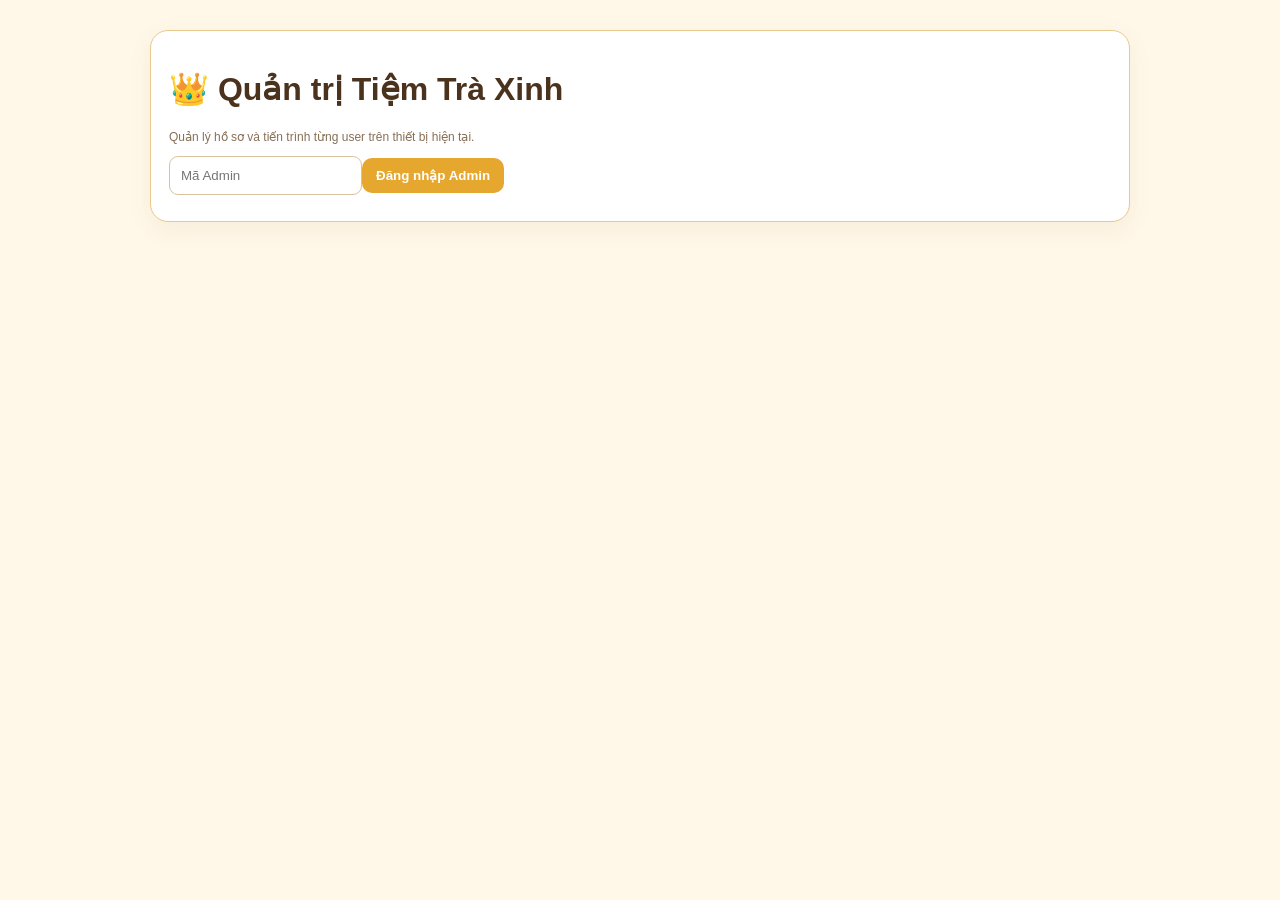
<file: admin.html>
<!doctype html><html lang="vi"><head><meta charset="utf-8"><meta name="viewport" content="width=device-width,initial-scale=1"><title>Tiệm Trà Xinh — Admin</title><style>*{box-sizing:border-box}body{margin:0;font-family:Arial,sans-serif;background:#fff7e8;color:#4b321d}.wrap{width:min(980px,94vw);margin:30px auto}.card{background:#fff;border:1px solid #e7c98d;border-radius:18px;padding:18px;margin:12px 0;box-shadow:0 8px 25px #7d5a2510}.grid{display:grid;grid-template-columns:repeat(3,1fr);gap:8px}.grid label{font-size:12px;font-weight:700}.grid input{width:100%;padding:9px;border:1px solid #d8c3a0;border-radius:9px;margin-top:4px}.btn{border:0;border-radius:10px;padding:10px 14px;font-weight:800;cursor:pointer;background:#e6a72e;color:#fff}.secondary{background:#eee1ca;color:#5c4124}.danger{background:#d85b47}.row{display:flex;gap:8px;flex-wrap:wrap}.mini{font-size:12px;color:#876f55}.msg{font-weight:700;margin:8px 0}.hidden{display:none}@media(max-width:700px){.grid{grid-template-columns:1fr 1fr}}</style></head><body><main class="wrap"><div class="card"><h1>👑 Quản trị Tiệm Trà Xinh</h1><p class="mini">Quản lý hồ sơ và tiến trình từng user trên thiết bị hiện tại.</p><div id="login"><input id="code" type="password" placeholder="Mã Admin" style="padding:11px;border:1px solid #d8c3a0;border-radius:9px"><button class="btn" onclick="login()">Đăng nhập Admin</button><div id="msg" class="msg"></div></div><div id="panel" class="hidden"><div class="row"><button class="btn" onclick="exportDB()">📤 Xuất Users</button><button class="btn secondary" onclick="importDB()">📥 Nhập Users</button><button class="btn secondary" onclick="location.href='index.html'">🎮 Vào game</button></div><div id="users"></div></div></div></main><script>
const KEY='TTX_USER_DB_V1';const ACC='TTX_ACCOUNTS_V1';const ADMIN='SynDepTrai';
function db(){try{return JSON.parse(localStorage.getItem(KEY)||'{}')}catch(e){return {}}}function saveDB(x){localStorage.setItem(KEY,JSON.stringify(x))}
function login(){if(document.getElementById('code').value!==ADMIN){document.getElementById('msg').textContent='⛔ Mã Admin không đúng';return}document.getElementById('login').classList.add('hidden');document.getElementById('panel').classList.remove('hidden');render()}
function esc(v){return String(v??'').replace(/&/g,'&amp;').replace(/</g,'&lt;').replace(/>/g,'&gt;').replace(/"/g,'&quot;').replace(/'/g,'&#39;')}
function render(){const d=db(),box=document.getElementById('users'),ks=Object.keys(d);if(!ks.length){box.innerHTML='<div class="card">Chưa có user.</div>';return}box.innerHTML=ks.map(u=>{const r=d[u]||{},p=r.progress||{};return `<div class="card"><h3>👤 ${esc(r.displayName||u)} <span class="mini">@${esc(u)}</span></h3><div class="grid"><label>Tiền<input data-u="${esc(u)}" data-f="cash" type="number" value="${Number(p.cash||0)}"></label><label>Cấp<input data-u="${esc(u)}" data-f="level" type="number" value="${Number(p.level||1)}"></label><label>XP<input data-u="${esc(u)}" data-f="xp" type="number" value="${Number(p.xp||0)}"></label><label>⭐ Sao<input data-u="${esc(u)}" data-f="rating" type="number" min="0" max="5" step="0.1" value="${Number(p.rating||0)}"></label><label>Ngày<input data-u="${esc(u)}" data-f="day" type="number" value="${Number(p.day||1)}"></label><label>Chuỗi<input data-u="${esc(u)}" data-f="companyLevel" type="number" value="${Number(p.companyLevel||p.level||1)}"></label></div><div class="row" style="margin-top:9px"><button class="btn" onclick="saveUser('${esc(u)}')">💾 Lưu</button><button class="btn danger" onclick="delUser('${esc(u)}')">🗑️ Xóa</button></div><div class="mini">Tạo: ${r.createdAt?new Date(r.createdAt).toLocaleString():'—'} · Lưu cuối: ${r.lastSavedAt?new Date(r.lastSavedAt).toLocaleString():'—'}</div></div>`}).join('')}
function saveUser(u){const d=db(),r=d[u];if(!r)return;const p=Object.assign({},r.progress||{});document.querySelectorAll('[data-u="'+CSS.escape(u)+'"]').forEach(e=>p[e.dataset.f]=Number(e.value)||0);p.level=Math.max(1,Math.floor(p.level||1));p.companyLevel=Math.max(1,Math.floor(p.companyLevel||p.level));p.xp=Math.max(0,Math.floor(p.xp||0));p.cash=Math.max(0,Math.floor(p.cash||0));p.globalCash=p.cash;p.day=Math.max(1,Math.floor(p.day||1));p.rating=Math.max(0,Math.min(5,Number(p.rating)||0));r.progress=p;r.lastSavedAt=Date.now();d[u]=r;saveDB(d);try{const a=JSON.parse(localStorage.getItem(ACC)||'{}');if(a[u]){a[u].displayName=r.displayName||a[u].displayName;localStorage.setItem(ACC,JSON.stringify(a))}}catch(e){}render()}
function delUser(u){if(!confirm('Xóa toàn bộ dữ liệu @'+u+'?'))return;const d=db();delete d[u];saveDB(d);try{const a=JSON.parse(localStorage.getItem(ACC)||'{}');delete a[u];localStorage.setItem(ACC,JSON.stringify(a))}catch(e){}render()}
function exportDB(){const a=document.createElement('a');a.href=URL.createObjectURL(new Blob([JSON.stringify(db(),null,2)],{type:'application/json'}));a.download='tiem-tra-xinh-users.json';a.click()}
function importDB(){const i=document.createElement('input');i.type='file';i.accept='.json';i.onchange=async()=>{try{const x=JSON.parse(await i.files[0].text());saveDB(x);render()}catch(e){alert('File JSON không hợp lệ')}};i.click()}
</script></body></html>
</file>
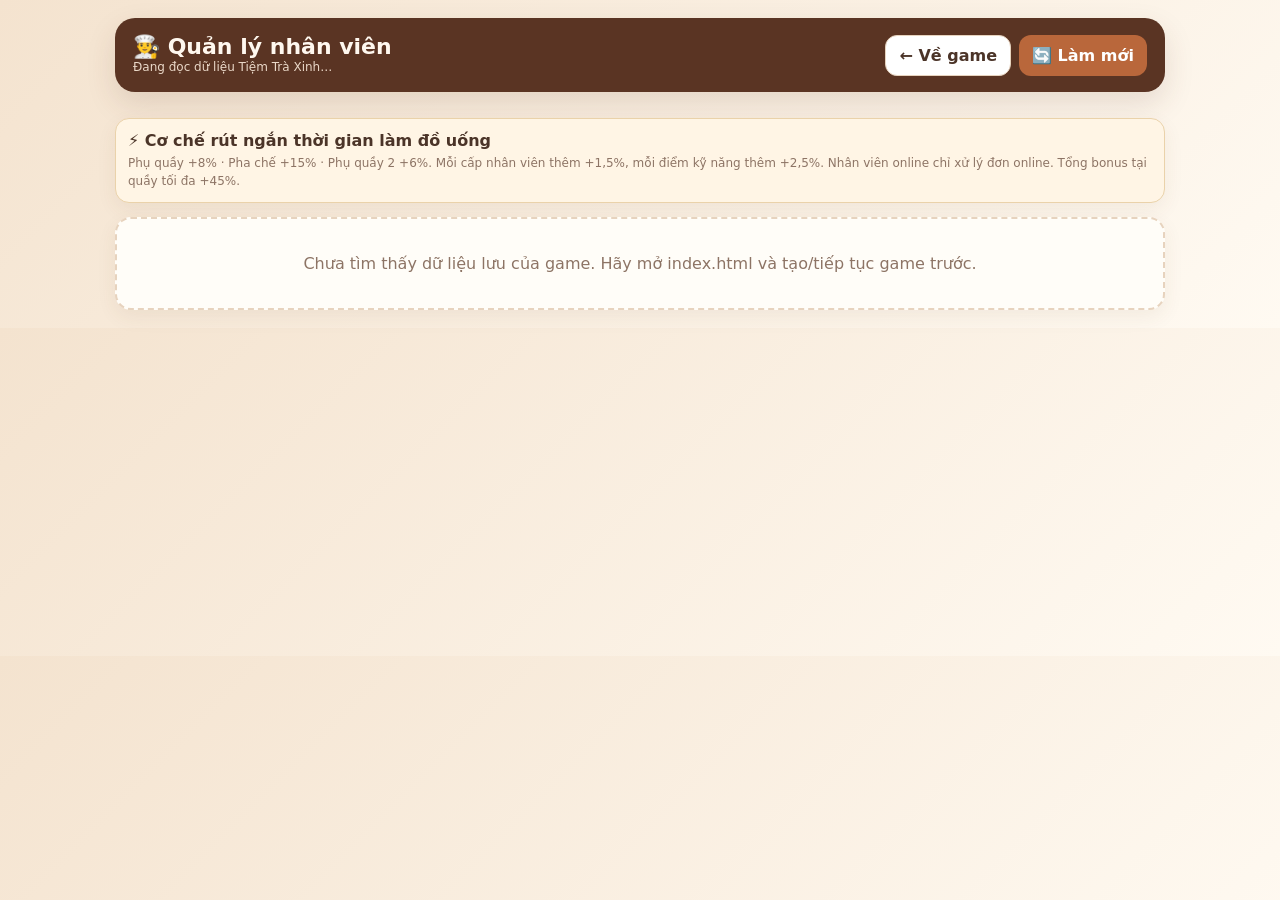
<file: employee-manager.html>
<!doctype html>
<html lang="vi">
<head>
<meta charset="utf-8">
<meta name="viewport" content="width=device-width,initial-scale=1">
<title>Tiệm Trà Xinh — Quản lý nhân viên</title>
<style>
:root{--bg:#f6eadb;--paper:#fffdf8;--ink:#4b3428;--muted:#8d7465;--brand:#b9673b;--gold:#d89b36;--line:#e7d3be;--green:#4c8b63;--red:#b94d49}
*{box-sizing:border-box}body{margin:0;background:linear-gradient(135deg,#f4e3cf,#fffaf2);color:var(--ink);font-family:system-ui,-apple-system,BlinkMacSystemFont,"Segoe UI",sans-serif;padding:18px}.wrap{max-width:1050px;margin:auto}.top{display:flex;justify-content:space-between;align-items:center;gap:12px;background:#5a3423;color:#fff8ef;border-radius:20px;padding:16px 18px;box-shadow:0 12px 30px #5a342322}.top h1{margin:0;font-size:22px}.top .mini{color:#ead8c8}.actions{display:flex;gap:8px;flex-wrap:wrap}.btn{border:0;border-radius:12px;padding:10px 13px;font:inherit;font-weight:900;cursor:pointer}.primary{background:var(--brand);color:#fff}.secondary{background:#fff;border:1px solid var(--line);color:var(--ink)}.gold{background:#fff0c9;border:1px solid #e9c976;color:#76541c}.danger{background:#fff0ef;border:1px solid #e7b4b0;color:#9d3f3a}.grid{display:grid;grid-template-columns:repeat(2,minmax(0,1fr));gap:12px;margin-top:14px}.card{background:var(--paper);border:1px solid var(--line);border-radius:18px;padding:15px;box-shadow:0 7px 20px #68452a12}.section{margin-top:14px}.row{display:flex;gap:8px;align-items:center;flex-wrap:wrap}.between{justify-content:space-between}.mini{font-size:12px;color:var(--muted);line-height:1.45}.tag{font-size:11px;padding:5px 8px;border-radius:99px;background:#f4e8da;font-weight:900}.stat{display:grid;grid-template-columns:repeat(4,1fr);gap:8px;margin-top:12px}.statBox{background:#fff7ed;border:1px solid var(--line);border-radius:13px;padding:10px;text-align:center}.statBox b{display:block;font-size:19px}.employee{position:relative}.avatar{font-size:46px}.role{color:var(--brand);font-weight:1000}.speed{color:var(--green);font-weight:1000}.progress{height:9px;background:#eadfd4;border-radius:99px;overflow:hidden;margin-top:8px}.progress i{display:block;height:100%;background:var(--green);border-radius:99px}.actions2{display:flex;gap:6px;flex-wrap:wrap;margin-top:12px}.empty{text-align:center;padding:35px;color:var(--muted);border:2px dashed var(--line);border-radius:16px}.note{background:#fff5e5;border:1px solid #ead2aa;border-radius:14px;padding:12px}.modal{position:fixed;inset:0;background:#2f241dcc;display:none;align-items:center;justify-content:center;padding:18px}.modal.show{display:flex}.modalCard{width:min(430px,100%);background:var(--paper);border-radius:20px;padding:18px}.input{width:100%;padding:12px;border:1px solid var(--line);border-radius:12px;font:inherit;margin:7px 0 12px}@media(max-width:700px){body{padding:8px}.grid{grid-template-columns:1fr}.stat{grid-template-columns:repeat(2,1fr)}.top{align-items:flex-start;flex-direction:column}}
</style>
</head>
<body>
<div class="wrap">
  <div class="top">
    <div><h1>👨‍🍳 Quản lý nhân viên</h1><div class="mini" id="shopLabel">Đang đọc dữ liệu Tiệm Trà Xinh…</div></div>
    <div class="actions"><button class="btn secondary" onclick="location.href='index.html'">← Về game</button><button class="btn primary" onclick="loadData()">🔄 Làm mới</button></div>
  </div>
  <div id="summary" class="stat"></div>
  <div class="card section note">
    <b>⚡ Cơ chế rút ngắn thời gian làm đồ uống</b>
    <div class="mini" style="margin-top:5px">Phụ quầy +8% · Pha chế +15% · Phụ quầy 2 +6%. Mỗi cấp nhân viên thêm +1,5%, mỗi điểm kỹ năng thêm +2,5%. Nhân viên online chỉ xử lý đơn online. Tổng bonus tại quầy tối đa +45%.</div>
  </div>
  <div id="employees" class="grid"></div>
</div>
<div id="modal" class="modal"><div class="modalCard"><h3 id="modalTitle">Đổi tên</h3><input id="nameInput" class="input" maxlength="30"><div class="actions"><button class="btn secondary" onclick="closeModal()">Hủy</button><button class="btn primary" onclick="confirmName()">Lưu</button></div></div></div>
<script>
const ROLES={
 counter1:{label:'Nhân viên phụ quầy',icon:'👩‍🍳',base:.08,desc:'Hỗ trợ chọn ly, topping, đường, đá và dán nắp; tăng tốc thao tác pha chế.'},
 brewer:{label:'Nhân viên pha chế',icon:'🧑‍🍳',base:.15,desc:'Chuyên pha chế; tạo bonus tốc độ lớn nhất cho quầy tại chỗ.'},
 online:{label:'Nhân viên đơn online',icon:'🚚',base:0,desc:'Chỉ xử lý đơn online, không cộng tốc độ cho quầy tại chỗ.'},
 counter2:{label:'Nhân viên phụ quầy 2',icon:'🧑‍🎤',base:.06,desc:'Hỗ trợ quầy thứ hai và tăng thêm tốc độ thao tác.'}
};
let data=null, activeRole=null;
function getPlayerId(){return localStorage.getItem('TTX_PLAYER_ID')||''}
function getPlayerSaveKey(){return getPlayerId()?'TTX_SAVE_V1_'+getPlayerId():'TTX_FULL_SAVE'}
const money=n=>{n=Math.round(Number(n)||0);if(n>=1000){let tr=Math.floor(n/1000),k=n%1000;return tr+'tr'+(k?k+'k':'')}return n+'k'};
function loadData(){
 try{const raw=localStorage.getItem(getPlayerSaveKey());if(!raw){renderEmpty('Chưa tìm thấy dữ liệu lưu của game. Hãy mở index.html và tạo/tiếp tục game trước.');return}data=JSON.parse(raw);migrate();render()}catch(e){renderEmpty('Dữ liệu lưu bị lỗi: '+e.message)}
}
function migrate(){
 data.employeeRoster=data.employeeRoster||{};data.employeeInfo=data.employeeInfo||{};data.employeeDeals=data.employeeDeals||{};data.employees=Object.assign({counter1:false,brewer:false,online:false,counter2:false},data.employees||{});
 for(const role of Object.keys(ROLES)){
  if(!data.employees[role])continue;
  const old=data.employeeRoster[role]||{};const info=data.employeeInfo[role]||{};
  data.employeeRoster[role]={id:old.id||('EMP-'+role+'-'+Math.random().toString(36).slice(2,8).toUpperCase()),name:old.name||info.name||'Nhân viên',gender:old.gender||info.gender||'male',role,level:Math.max(1,Math.min(5,Number(old.level)||1)),skill:Math.max(1,Math.min(5,Number(old.skill)||1)),wage:Number(old.wage||data.employeeDeals[role]||20),hiredDay:Number(old.hiredDay||data.day||1),totalOrders:Number(old.totalOrders||0)};
 }
}
function bonus(e){if(!e)return 0;return Math.min(.25,ROLES[e.role].base+Math.max(0,e.skill-1)*.025+Math.max(0,e.level-1)*.015)}
function totalBonus(){return Math.min(.45,Object.values(data.employeeRoster||{}).reduce((a,e)=>a+bonus(e),0))}
function save(){data.__employeeManagerUpdated=Date.now();localStorage.setItem(getPlayerSaveKey(),JSON.stringify(data))}
function render(){
 document.getElementById('shopLabel').textContent=(data.shopName||'Tiệm Trà Xinh')+' · Ngày '+(data.day||1);
 const list=Object.values(data.employeeRoster||{});
 document.getElementById('summary').innerHTML=`<div class="statBox"><b>${list.length}</b>Nhân viên</div><div class="statBox"><b>+${Math.round(totalBonus()*100)}%</b>Tốc độ quầy</div><div class="statBox"><b>${money(list.reduce((a,e)=>a+Number(e.wage||0),0)*5)}</b>Lương/ngày</div><div class="statBox"><b>${list.reduce((a,e)=>a+Number(e.totalOrders||0),0)}</b>Đơn đã xử lý</div>`;
 const box=document.getElementById('employees');
 const cards=Object.keys(ROLES).map(role=>{const e=data.employeeRoster?.[role];return e?card(e):`<div class="card empty"><div style="font-size:40px">${ROLES[role].icon}</div><b>${ROLES[role].label}</b><div class="mini" style="margin:7px 0">${ROLES[role].desc}</div><span class="tag">Chưa thuê</span></div>`}).join('');box.innerHTML=cards;
}
function card(e){const r=ROLES[e.role],sp=Math.round(bonus(e)*100),train=Math.round(70+e.level*45);return `<div class="card employee"><div class="row between"><div class="avatar">${e.gender==='female'?'👩':'👨'}</div><span class="tag">${e.id}</span></div><h2 style="margin:5px 0">${esc(e.name)}</h2><div class="role">${r.icon} ${r.label}</div><div class="mini" style="margin-top:5px">${r.desc}</div><div class="stat" style="grid-template-columns:repeat(3,1fr)"><div class="statBox"><b>Lv.${e.level}</b>Cấp</div><div class="statBox"><b>${e.skill}/5</b>Kỹ năng</div><div class="statBox"><b>${e.wage}k</b>/giờ</div></div><div style="margin-top:10px"><div class="row between"><span class="mini">⚡ Bonus tốc độ</span><b class="speed">+${sp}%</b></div><div class="progress"><i style="width:${Math.min(100,sp/25*100)}%"></i></div></div><div class="mini" style="margin-top:8px">📦 Đã xử lý ${e.totalOrders||0} đơn · 🗓 Thuê từ ngày ${e.hiredDay||1}</div><div class="actions2"><button class="btn gold" onclick="train('${e.role}')">📚 Đào tạo · ${money(train)}</button><button class="btn secondary" onclick="rename('${e.role}')">✏️ Đổi tên</button><button class="btn secondary" onclick="raiseWage('${e.role}')">💵 +1k/giờ</button><button class="btn danger" onclick="fire('${e.role}')">👋 Cho nghỉ</button></div></div>`}
function train(role){const e=data.employeeRoster?.[role];if(!e)return;if(e.level>=5)return alert('Nhân viên đã đạt cấp 5.');const cost=Math.round(70+e.level*45);if(Number(data.cash||0)<cost)return alert('Không đủ tiền.');data.cash-=cost;e.level++;e.skill=Math.min(5,e.skill+1);save();render()}
function raiseWage(role){const e=data.employeeRoster?.[role];if(!e)return;if(Number(data.cash||0)<0)return; e.wage=Math.min(100,Number(e.wage||0)+1);data.employeeDeals[role]=e.wage;save();render()}
function rename(role){activeRole=role;document.getElementById('modalTitle').textContent='✏️ Đổi tên nhân viên';document.getElementById('nameInput').value=data.employeeRoster[role].name;document.getElementById('modal').classList.add('show');setTimeout(()=>document.getElementById('nameInput').focus(),50)}
function closeModal(){document.getElementById('modal').classList.remove('show')}
function confirmName(){const e=data.employeeRoster?.[activeRole];if(!e)return;const n=document.getElementById('nameInput').value.trim().replace(/\s+/g,' ');if(n.length<2)return alert('Tên phải có ít nhất 2 ký tự.');e.name=n;data.employeeInfo[activeRole]={name:n,gender:e.gender};save();closeModal();render()}
function fire(role){const e=data.employeeRoster?.[role];if(!e)return;if(!confirm('Cho '+e.name+' nghỉ việc?'))return;delete data.employeeRoster[role];delete data.employeeInfo[role];delete data.employeeDeals[role];data.employees[role]=false;save();render()}
function renderEmpty(msg){document.getElementById('employees').innerHTML='<div class="card empty" style="grid-column:1/-1">'+esc(msg)+'</div>'}
function esc(s){return String(s??'').replace(/[&<>"']/g,m=>({'&':'&amp;','<':'&lt;','>':'&gt;','"':'&quot;',"'":'&#39;'}[m]))}
loadData();
</script>
</body></html>
</file>
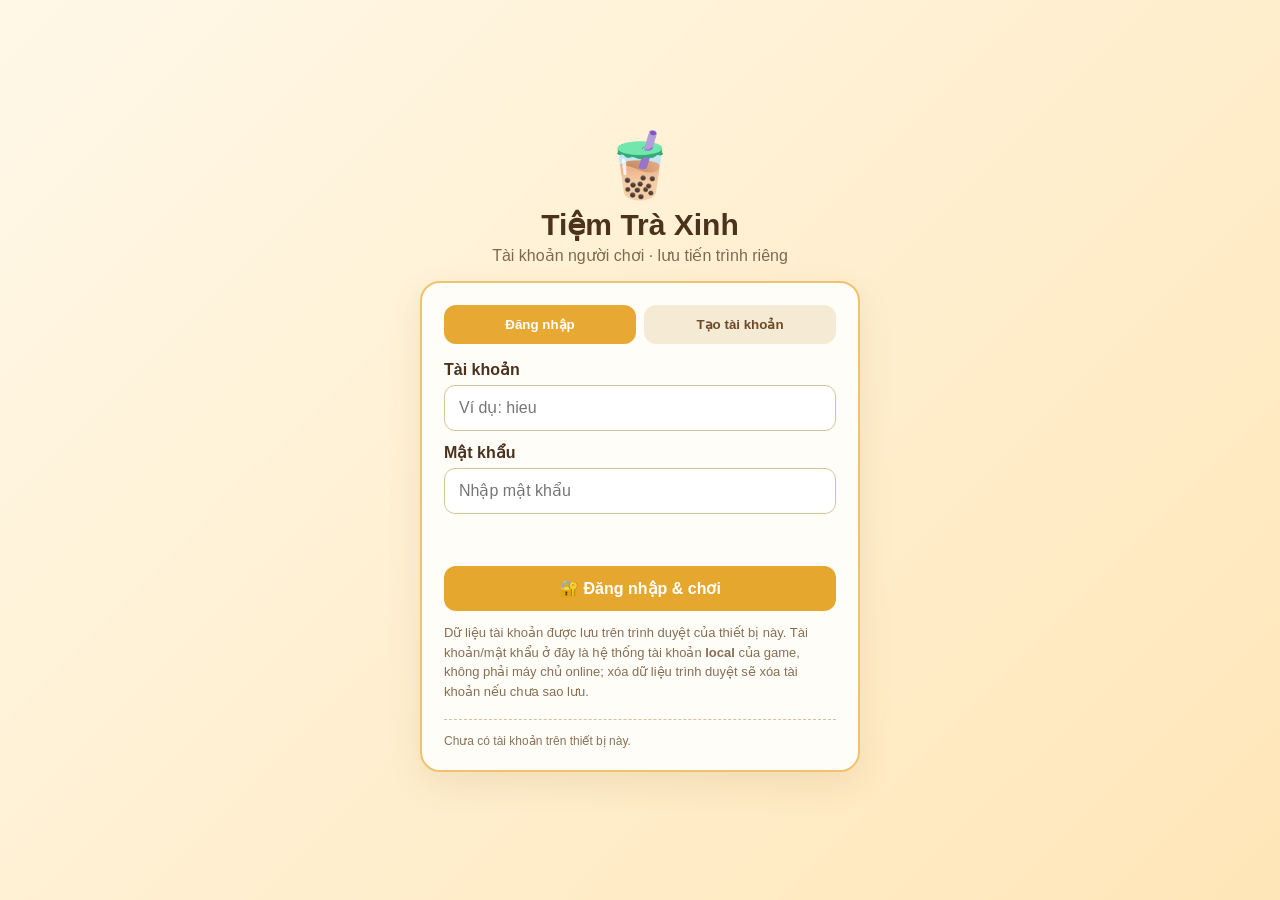
<file: user.html>
<!doctype html>
<html lang="vi"><head><meta charset="utf-8"><meta name="viewport" content="width=device-width,initial-scale=1"><title>Tiệm Trà Xinh - Tài khoản</title>
<style>
*{box-sizing:border-box}body{margin:0;font-family:Arial,sans-serif;background:linear-gradient(135deg,#fff8e8,#ffe6b8);min-height:100vh;display:grid;place-items:center;color:#4b321d}.wrap{width:min(440px,92vw)}.brand{text-align:center;margin-bottom:16px}.brand .icon{font-size:64px}.brand h1{margin:4px 0;font-size:30px}.brand p{margin:4px 0;color:#80684f}.card{background:#fffdf8;border:2px solid #efc36d;border-radius:20px;padding:22px;box-shadow:0 12px 35px #7d5a251c}.tabs{display:grid;grid-template-columns:1fr 1fr;gap:8px;margin-bottom:16px}.tab{border:0;border-radius:12px;padding:12px;font-weight:800;background:#f5ead4;color:#6b4b2a;cursor:pointer}.tab.active{background:#e8a934;color:white}.field{margin:12px 0}.field label{display:block;font-weight:700;margin-bottom:6px}.field input{width:100%;padding:13px 14px;border:1px solid #d8c3a0;border-radius:11px;font-size:16px;outline:none}.field input:focus{border-color:#e3a72f;box-shadow:0 0 0 3px #e3a72f22}.btn{width:100%;border:0;border-radius:12px;padding:13px;font-size:16px;font-weight:800;cursor:pointer;background:#e6a72e;color:#fff;margin-top:8px}.btn.secondary{background:#f0e4cf;color:#654522}.hint{font-size:13px;color:#876f55;line-height:1.5;margin-top:12px}.msg{min-height:22px;margin:10px 0;font-weight:700}.accountList{margin-top:18px;border-top:1px dashed #d7bf98;padding-top:14px}.account{display:flex;align-items:center;justify-content:space-between;gap:8px;background:#fff7e8;border-radius:11px;padding:10px;margin:7px 0}.small{font-size:12px;color:#8a7357}.danger{background:#e46b4e}.hidden{display:none!important}
</style></head><body><main class="wrap">
<div class="brand"><div class="icon">🧋</div><h1>Tiệm Trà Xinh</h1><p>Tài khoản người chơi · lưu tiến trình riêng</p></div>
<div class="card">
<div class="tabs"><button id="loginTab" class="tab active" onclick="showTab('login')">Đăng nhập</button><button id="registerTab" class="tab" onclick="showTab('register')">Tạo tài khoản</button></div>
<section id="loginBox"><div class="field"><label>Tài khoản</label><input id="loginUser" autocomplete="username" placeholder="Ví dụ: hieu"></div><div class="field"><label>Mật khẩu</label><input id="loginPass" type="password" autocomplete="current-password" placeholder="Nhập mật khẩu"></div><div id="loginMsg" class="msg"></div><button class="btn" onclick="login()">🔐 Đăng nhập & chơi</button></section>
<section id="registerBox" class="hidden"><div class="field"><label>Tên hiển thị</label><input id="regName" maxlength="24" placeholder="Ví dụ: Khắc Hiếu"></div><div class="field"><label>Tài khoản</label><input id="regUser" maxlength="32" autocomplete="username" placeholder="Ví dụ: hieu2004"></div><div class="field"><label>Mật khẩu</label><input id="regPass" type="password" autocomplete="new-password" placeholder="Tối thiểu 6 ký tự"></div><div class="field"><label>Nhập lại mật khẩu</label><input id="regPass2" type="password" autocomplete="new-password"></div><div id="regMsg" class="msg"></div><button class="btn" onclick="register()">✨ Tạo tài khoản</button></section>
<div class="hint">Dữ liệu tài khoản được lưu trên trình duyệt của thiết bị này. Tài khoản/mật khẩu ở đây là hệ thống tài khoản <b>local</b> của game, không phải máy chủ online; xóa dữ liệu trình duyệt sẽ xóa tài khoản nếu chưa sao lưu.</div>
<div id="accounts" class="accountList"></div>
</div></main>
<script>
const ACC_KEY='TTX_ACCOUNTS_V1'; const SESSION_KEY='TTX_ACCOUNT_SESSION';
function accounts(){try{return JSON.parse(localStorage.getItem(ACC_KEY)||'{}')}catch(e){return {}}}
function saveAccounts(a){localStorage.setItem(ACC_KEY,JSON.stringify(a))}
async function hash(v){const data=new TextEncoder().encode(v);const buf=await crypto.subtle.digest('SHA-256',data);return [...new Uint8Array(buf)].map(x=>x.toString(16).padStart(2,'0')).join('')}
function cleanUser(v){return String(v||'').trim().toLowerCase().replace(/\s+/g,'_').replace(/[^a-z0-9_-]/g,'').slice(0,32)}
function showTab(which){const login=which==='login';document.getElementById('loginBox').classList.toggle('hidden',!login);document.getElementById('registerBox').classList.toggle('hidden',login);document.getElementById('loginTab').classList.toggle('active',login);document.getElementById('registerTab').classList.toggle('active',!login);document.getElementById('loginMsg').textContent='';document.getElementById('regMsg').textContent=''}
function goGame(){location.href='index.html'}
async function register(){const name=document.getElementById('regName').value.trim().replace(/\s+/g,' ').slice(0,24);const user=cleanUser(document.getElementById('regUser').value);const p=document.getElementById('regPass').value,p2=document.getElementById('regPass2').value;const msg=document.getElementById('regMsg');if(name.length<2)return msg.textContent='❌ Tên hiển thị phải có ít nhất 2 ký tự';if(user.length<3)return msg.textContent='❌ Tài khoản phải có ít nhất 3 ký tự';if(p.length<6)return msg.textContent='❌ Mật khẩu phải có ít nhất 6 ký tự';if(p!==p2)return msg.textContent='❌ Mật khẩu nhập lại không khớp';const a=accounts();if(a[user])return msg.textContent='❌ Tài khoản đã tồn tại';a[user]={username:user,displayName:name,passwordHash:await hash(p),createdAt:Date.now(),version:1};saveAccounts(a);localStorage.setItem(SESSION_KEY,JSON.stringify({username:user,displayName:name,loggedAt:Date.now()}));msg.textContent='✅ Tạo tài khoản thành công';setTimeout(goGame,250)}
async function login(){const user=cleanUser(document.getElementById('loginUser').value),p=document.getElementById('loginPass').value,msg=document.getElementById('loginMsg');const a=accounts(),acc=a[user];if(!acc)return msg.textContent='❌ Sai tài khoản hoặc mật khẩu';if((await hash(p))!==acc.passwordHash)return msg.textContent='❌ Sai tài khoản hoặc mật khẩu';localStorage.setItem(SESSION_KEY,JSON.stringify({username:user,displayName:acc.displayName||user,loggedAt:Date.now()}));msg.textContent='✅ Đăng nhập thành công';setTimeout(goGame,150)}
function renderAccounts(){const box=document.getElementById('accounts'),a=accounts(),keys=Object.keys(a);if(!keys.length){box.innerHTML='<div class="small">Chưa có tài khoản trên thiết bị này.</div>';return}box.innerHTML='<b>Tài khoản trên thiết bị</b>'+keys.map(k=>`<div class="account"><div><b>${a[k].displayName||k}</b><div class="small">@${k}</div></div><button class="btn secondary" style="width:auto;margin:0;padding:8px 10px" onclick="quick('${k.replace(/'/g,"\\'")}')">Chọn</button></div>`).join('')}
function quick(u){showTab('login');document.getElementById('loginUser').value=u;document.getElementById('loginPass').focus()}
(function(){try{const raw=localStorage.getItem(SESSION_KEY);if(raw){const s=JSON.parse(raw);if(s?.username){location.replace('index.html');return}}}catch(e){}renderAccounts()})();
</script></body></html>
</file>
